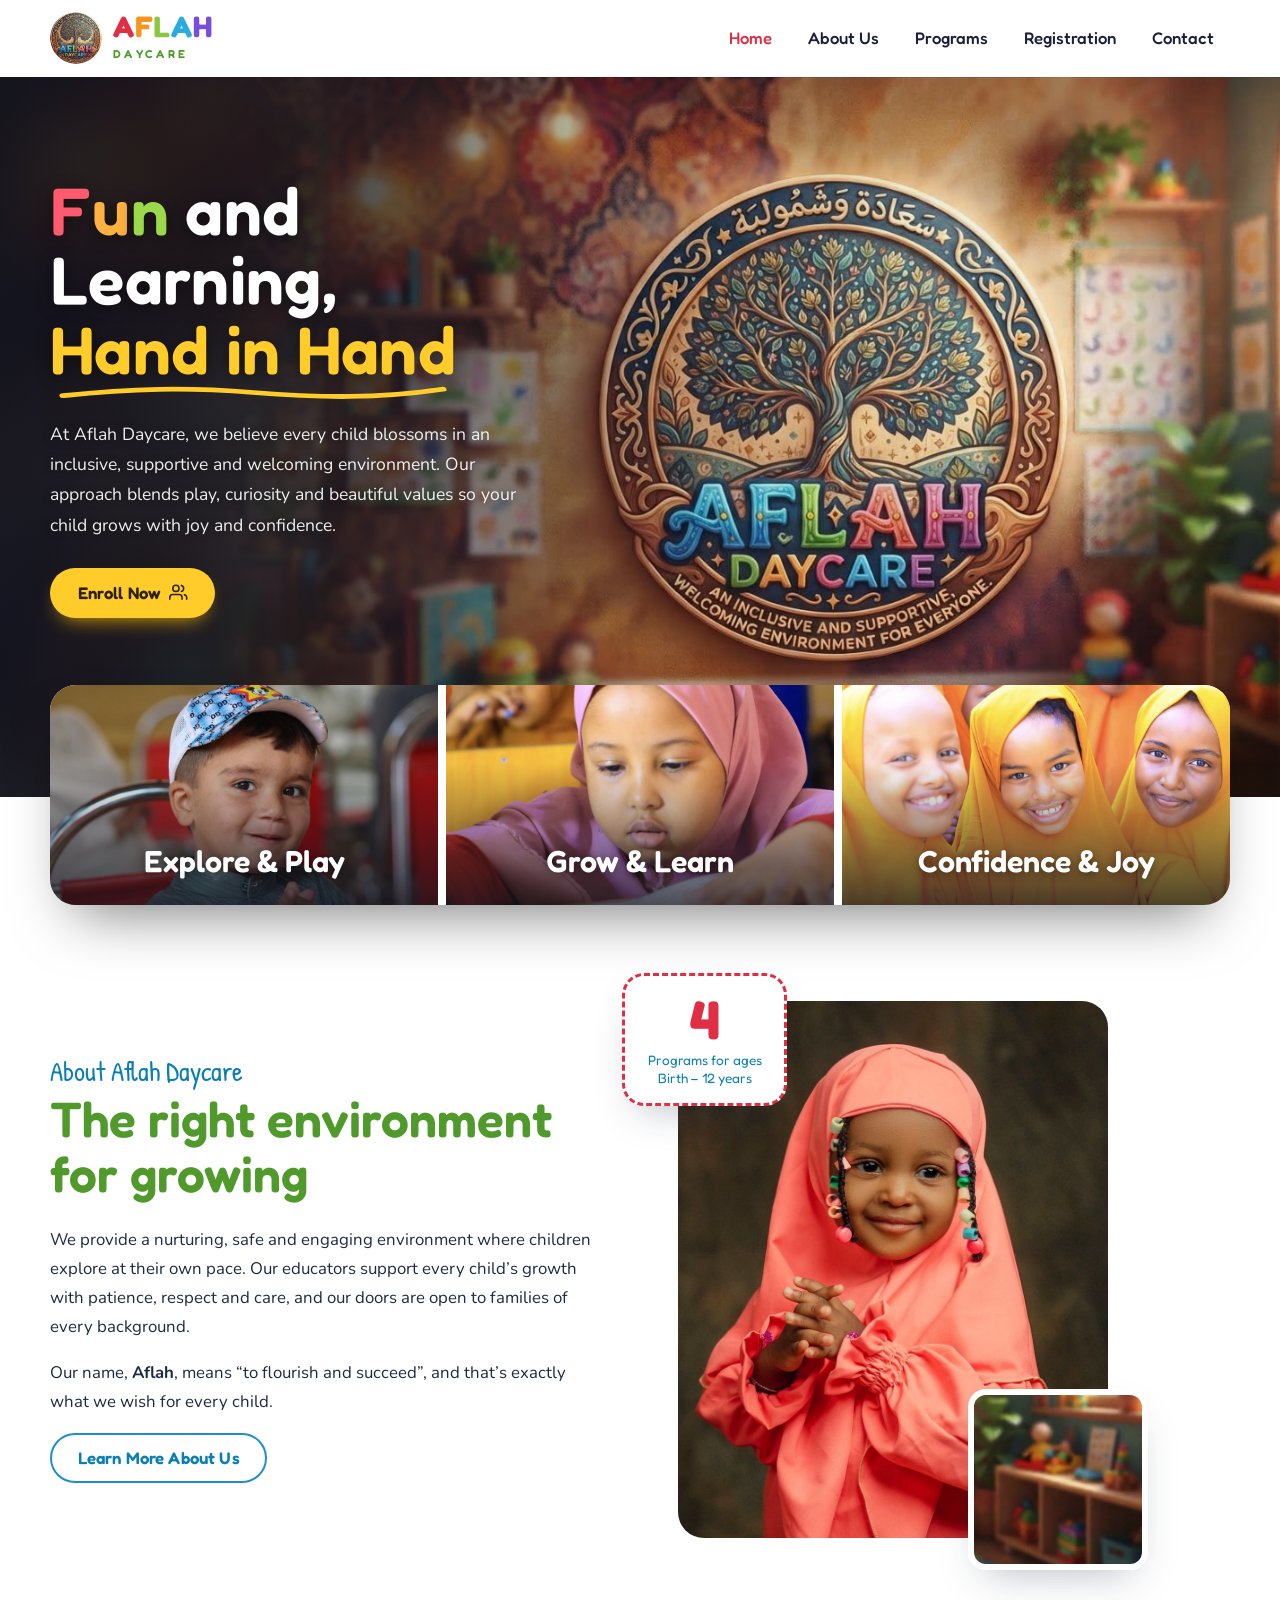
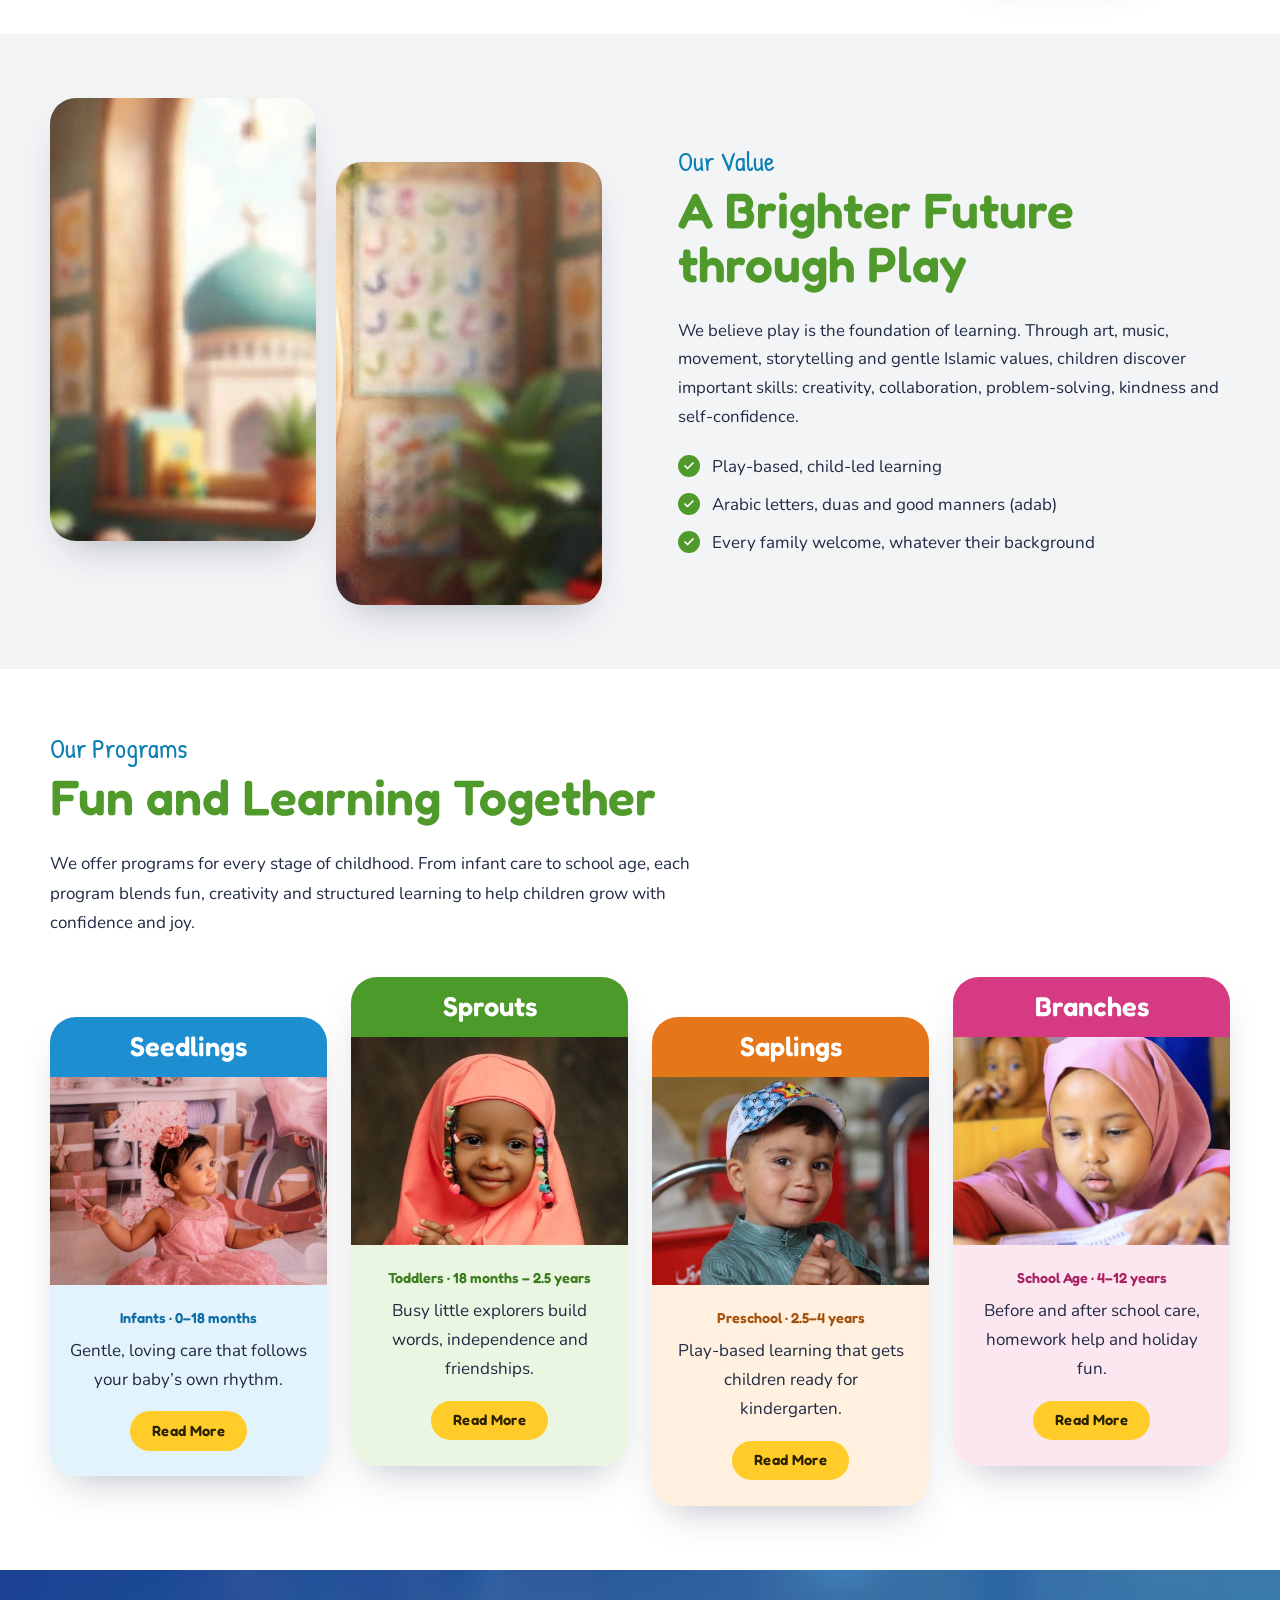
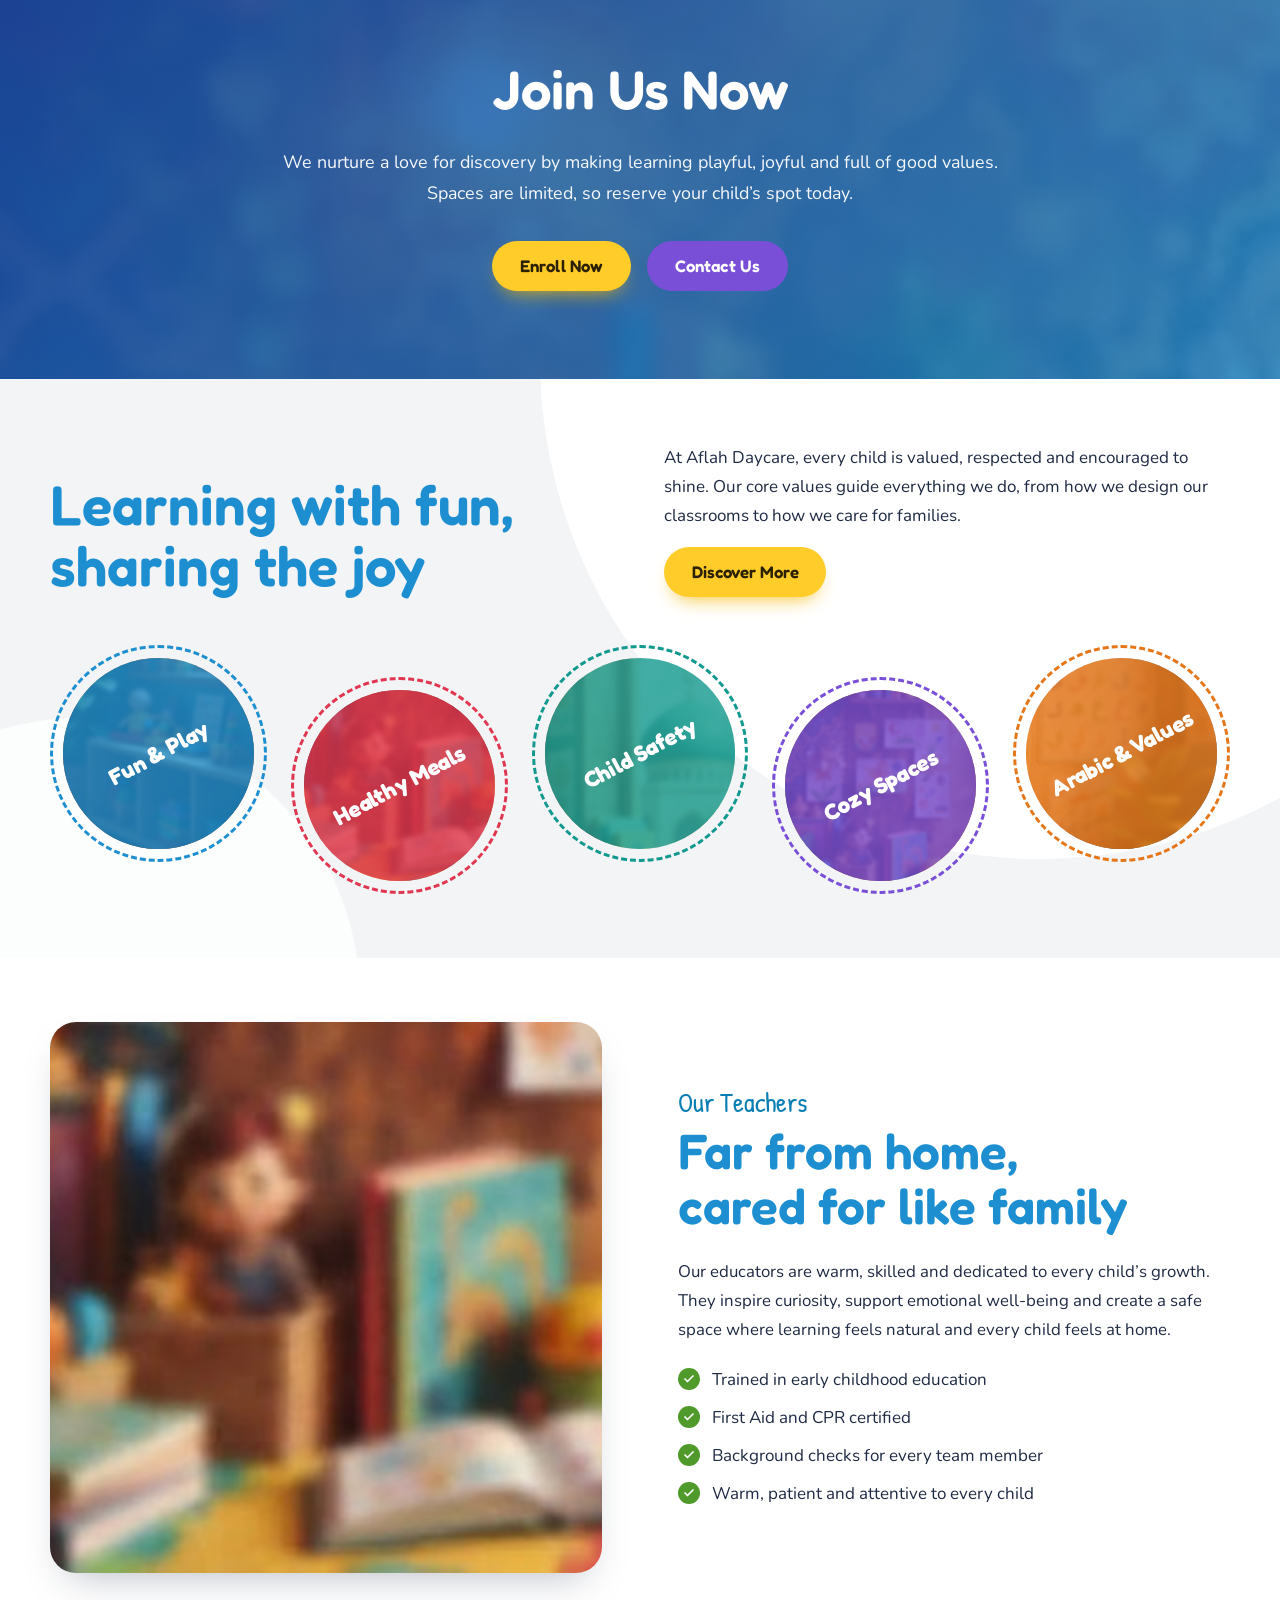
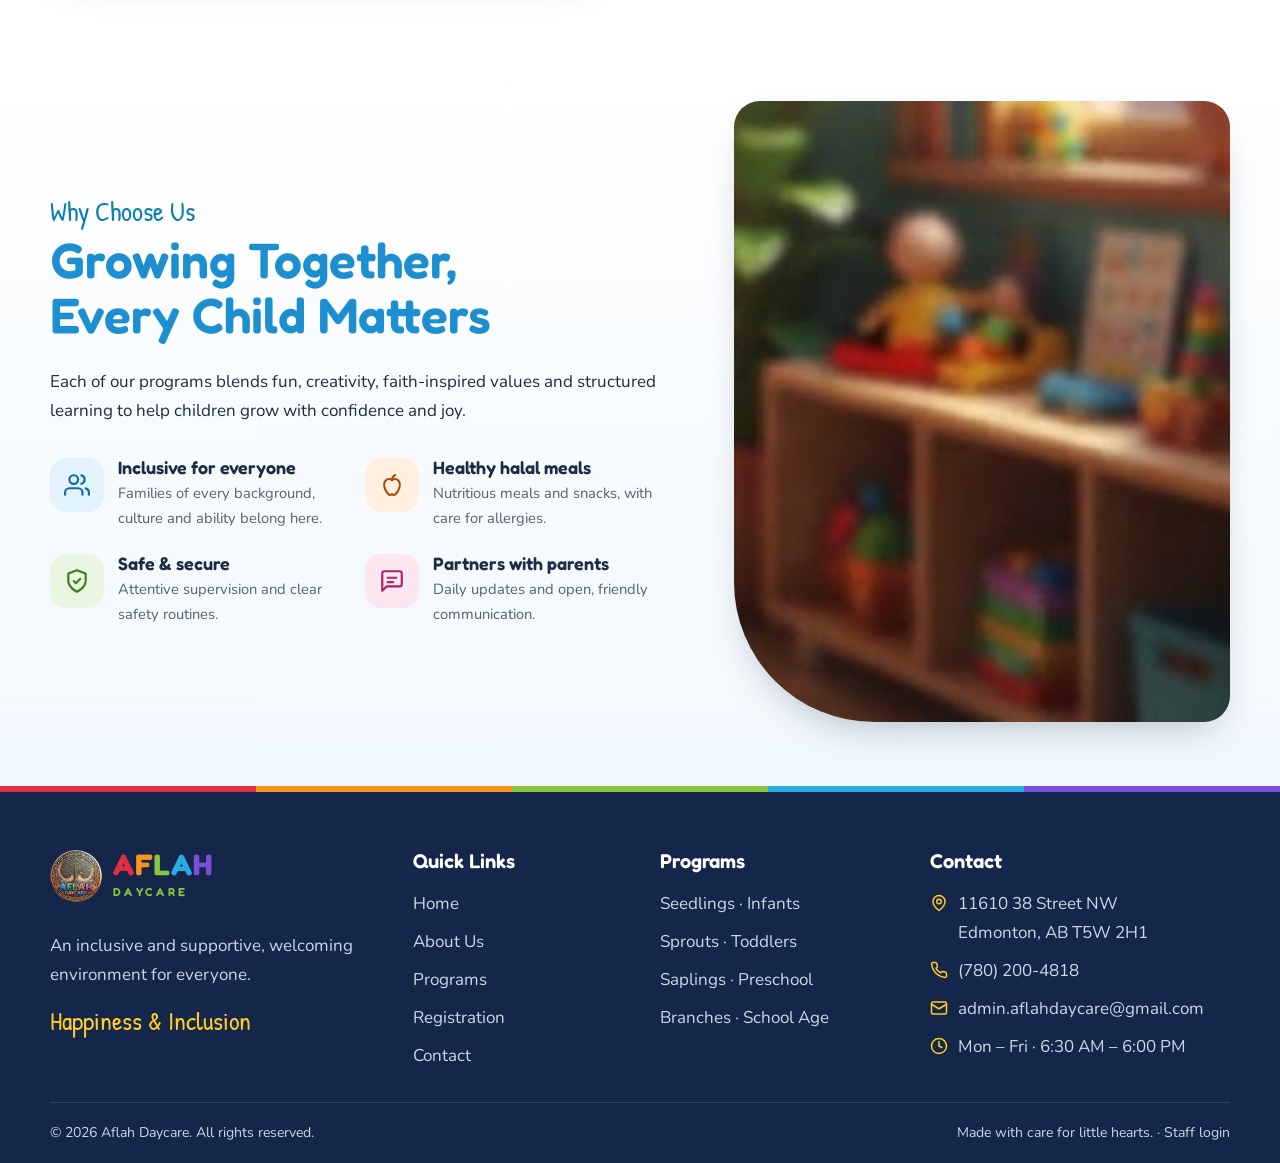
<file: index.html>
<!doctype html>
<html lang="en">
<head>
  <meta charset="utf-8">
  <meta name="viewport" content="width=device-width, initial-scale=1">
  <title>Aflah Daycare — Happiness & Inclusion for Every Child</title>
  <meta name="description" content="Aflah Daycare offers an inclusive, supportive and welcoming environment for everyone: infant, toddler, preschool and school-age programs rooted in play, care and beautiful values.">
  <meta name="theme-color" content="#14264a">
  <meta property="og:type" content="website">
  <meta property="og:site_name" content="Aflah Daycare">
  <meta property="og:title" content="Aflah Daycare — Happiness & Inclusion for Every Child">
  <meta property="og:description" content="Aflah Daycare offers an inclusive, supportive and welcoming environment for everyone: infant, toddler, preschool and school-age programs rooted in play, care and beautiful values.">
  <link rel="icon" type="image/png" href="assets/images/favicon.png">
  <link rel="apple-touch-icon" href="assets/images/apple-touch-icon.png">
  <link rel="preconnect" href="https://fonts.googleapis.com">
  <link rel="preconnect" href="https://fonts.gstatic.com" crossorigin>
  <link rel="stylesheet" href="https://fonts.googleapis.com/css2?family=Fredoka:wght@400..700&family=Nunito:ital,wght@0,400..800;1,400..600&family=Patrick+Hand&display=swap">
  <link rel="stylesheet" href="assets/css/styles.css">
  <script>document.documentElement.classList.add("js");</script>
  <script src="assets/js/main.js" defer></script>
</head>
<body>
  <a class="skip-link" href="#main">Skip to content</a>

  <header class="header">
    <div class="container header__inner">
      <a class="logo" href="index.html" aria-label="Aflah Daycare — home">
          <img class="logo__mark" src="assets/images/aflah-logo.webp" alt="" width="52" height="52">
          <span class="logo__text" aria-hidden="true">
            <span class="logo__name"><span>A</span><span>F</span><span>L</span><span>A</span><span>H</span></span>
            <span class="logo__sub">Daycare</span>
          </span>
        </a>
      <button class="menu-btn" type="button" aria-expanded="false" aria-controls="nav" aria-label="Open menu"><svg class="icon i-menu" viewBox="0 0 24 24" fill="none" stroke="currentColor" stroke-width="2" stroke-linecap="round" stroke-linejoin="round" aria-hidden="true" focusable="false"><path d="M4 6h16M4 12h16M4 18h16"/></svg><svg class="icon i-close" viewBox="0 0 24 24" fill="none" stroke="currentColor" stroke-width="2" stroke-linecap="round" stroke-linejoin="round" aria-hidden="true" focusable="false"><path d="M18 6 6 18M6 6l12 12"/></svg></button>
      <nav class="nav" id="nav" aria-label="Main">
        <a class="nav__link" href="index.html" aria-current="page">Home</a>
        <a class="nav__link" href="about.html">About Us</a>
        <a class="nav__link" href="programs.html">Programs</a>
        <a class="nav__link" href="admissions.html">Registration</a>
        <a class="nav__link" href="contact.html">Contact</a>
      </nav>
    </div>
  </header>

  <main id="main">

    <section class="hero">
      <img class="hero__bg" src="assets/images/aflah-hero.jpg" alt="" width="1408" height="768" fetchpriority="high">
      <div class="container hero__content" data-reveal="up">
        <div class="hero__main">
          <h1><span class="rainbow"><span>F</span><span>u</span><span>n</span></span> and Learning, <span class="hero__accent">Hand in Hand</span></h1>
          <p class="hero__text">At Aflah Daycare, we believe every child blossoms in an inclusive, supportive and welcoming environment. Our approach blends play, curiosity and beautiful values so your child grows with joy and confidence.</p>
          <div class="btn-row">
            <a class="btn btn--primary" href="admissions.html#waitlist">Enroll Now <svg class="icon" viewBox="0 0 24 24" fill="none" stroke="currentColor" stroke-width="2" stroke-linecap="round" stroke-linejoin="round" aria-hidden="true" focusable="false"><path d="M17 21v-2a4 4 0 0 0-4-4H5a4 4 0 0 0-4 4v2"/><circle cx="9" cy="7" r="4"/><path d="M23 21v-2a4 4 0 0 0-3-3.87"/><path d="M16 3.13a4 4 0 0 1 0 7.75"/></svg></a>
          </div>
        </div>
        <ul class="hero__facts">
          <li class="c-green"><span class="hero__fact-icon" aria-hidden="true"><svg class="icon" viewBox="0 0 24 24" fill="none" stroke="currentColor" stroke-width="2" stroke-linecap="round" stroke-linejoin="round" aria-hidden="true" focusable="false"><path d="M7 20h10"/><path d="M12 20v-8"/><path d="M12 12c0-4 3-7 8-7 0 4-3 7-8 7z"/><path d="M12 12C12 8.5 9.5 6 5 6c0 3.5 2.5 6 7 6z"/></svg></span><span><strong>Birth – 12 years</strong>Four caring programs</span></li>
          <li class="c-blue"><span class="hero__fact-icon" aria-hidden="true"><svg class="icon" viewBox="0 0 24 24" fill="none" stroke="currentColor" stroke-width="2" stroke-linecap="round" stroke-linejoin="round" aria-hidden="true" focusable="false"><circle cx="12" cy="12" r="10"/><path d="M12 6v6l4 2"/></svg></span><span><strong>Monday – Friday</strong>6:30 AM – 6:00 PM</span></li>
          <li class="c-orange"><span class="hero__fact-icon" aria-hidden="true"><svg class="icon" viewBox="0 0 24 24" fill="none" stroke="currentColor" stroke-width="2" stroke-linecap="round" stroke-linejoin="round" aria-hidden="true" focusable="false"><path d="M12 7.5c-1.6-1.1-4.2-1.3-5.8.3-2 2-1.8 6 .1 9.4 1.2 2.2 2.9 4.4 4.6 3.8.6-.2.7-.4 1.1-.4s.5.2 1.1.4c1.7.6 3.4-1.6 4.6-3.8 1.9-3.4 2.1-7.4.1-9.4-1.6-1.6-4.2-1.4-5.8-.3z"/><path d="M12 7.5c0-2 .8-3.6 2.8-4.5"/></svg></span><span><strong>Healthy halal meals</strong>Breakfast, lunch &amp; snacks</span></li>
        </ul>
        <div class="hero__confetti" aria-hidden="true"><span></span><span></span><span></span><span></span><span></span><span></span></div>
      </div>
    </section>

    <section class="highlights" aria-label="Highlights">
      <div class="container highlights__grid">
        <a class="highlight" href="programs.html" data-reveal="up"><img src="assets/images/boy-cap-wide.jpg" alt="" width="960" height="600"><span class="highlight__title">Explore &amp; Play</span></a>
        <a class="highlight" href="programs.html" data-reveal="up" style="--delay: 0.12s"><img src="assets/images/girl-writing-wide.jpg" alt="" width="960" height="600"><span class="highlight__title">Grow &amp; Learn</span></a>
        <a class="highlight" href="about.html" data-reveal="up" style="--delay: 0.24s"><img src="assets/images/girls-smiling-wide.jpg" alt="" width="1100" height="688"><span class="highlight__title">Confidence &amp; Joy</span></a>
      </div>
    </section>

    <section class="section" id="about">
      <div class="container split">
        <div class="split__text" data-reveal="left">
          <p class="label">About Aflah Daycare</p>
          <h2>The right environment for growing</h2>
          <p>We provide a nurturing, safe and engaging environment where children explore at their own pace. Our educators support every child’s growth with patience, respect and care, and our doors are open to families of every background.</p>
          <p>Our name, <strong>Aflah</strong>, means “to flourish and succeed”, and that’s exactly what we wish for every child.</p>
          <a class="btn btn--outline" href="about.html">Learn More About Us</a>
        </div>
        <div class="split__media" data-reveal="right">
          <div class="photo-stack">
            <img class="photo-stack__main" src="assets/images/girl-coral-4x5.jpg" alt="A smiling little girl in a coral dress and hijab" width="880" height="1100" loading="lazy" decoding="async">
            <div class="badge">
              <span class="badge__num" data-count="4">4</span>
              <span class="badge__label">Programs for ages<br>Birth – 12 years</span>
            </div>
            <img class="photo-stack__small" src="assets/images/toys.jpg" alt="" width="400" height="424" loading="lazy" decoding="async">
          </div>
        </div>
      </div>
    </section>

    <section class="section section--grey">
      <div class="container split split--reverse">
        <div class="split__text" data-reveal="right">
          <p class="label">Our Value</p>
          <h2>A Brighter Future through Play</h2>
          <p>We believe play is the foundation of learning. Through art, music, movement, storytelling and gentle Islamic values, children discover important skills: creativity, collaboration, problem-solving, kindness and self-confidence.</p>
          <ul class="ticks">
            <li>Play-based, child-led learning</li>
            <li>Arabic letters, duas and good manners (adab)</li>
            <li>Every family welcome, whatever their background</li>
          </ul>
        </div>
        <div class="split__media duo" data-reveal="left">
          <img src="assets/images/window.jpg" alt="An arched classroom window looking out on a mosque dome" width="400" height="868" loading="lazy" decoding="async">
          <img src="assets/images/letters.jpg" alt="An Arabic alphabet poster on the classroom wall" width="400" height="817" loading="lazy" decoding="async">
        </div>
      </div>
    </section>

    <section class="section" id="programs">
      <div class="container">
        <div class="section-head" data-reveal="up">
          <p class="label">Our Programs</p>
          <h2>Fun and Learning Together</h2>
          <p>We offer programs for every stage of childhood. From infant care to school age, each program blends fun, creativity and structured learning to help children grow with confidence and joy.</p>
        </div>
        <div class="classes__grid">
          <article class="class-card c-blue" data-reveal="up" style="--delay: 0s">
            <h3 class="class-card__title">Seedlings</h3>
            <img class="class-card__img" src="assets/images/baby-pink-4x3.jpg" alt="" width="400" height="300" loading="lazy" decoding="async">
            <div class="class-card__body">
              <p class="class-card__age">Infants · 0–18 months</p>
              <p>Gentle, loving care that follows your baby’s own rhythm.</p>
              <a class="btn btn--small" href="programs.html#seedlings">Read More<span class="visually-hidden"> about Seedlings</span></a>
            </div>
          </article>
          <article class="class-card c-green" data-reveal="up" style="--delay: 0.1s">
            <h3 class="class-card__title">Sprouts</h3>
            <img class="class-card__img" src="assets/images/girl-coral-4x3.jpg" alt="" width="400" height="300" loading="lazy" decoding="async">
            <div class="class-card__body">
              <p class="class-card__age">Toddlers · 18 months – 2.5 years</p>
              <p>Busy little explorers build words, independence and friendships.</p>
              <a class="btn btn--small" href="programs.html#sprouts">Read More<span class="visually-hidden"> about Sprouts</span></a>
            </div>
          </article>
          <article class="class-card c-orange" data-reveal="up" style="--delay: 0.2s">
            <h3 class="class-card__title">Saplings</h3>
            <img class="class-card__img" src="assets/images/boy-cap-4x3.jpg" alt="" width="400" height="300" loading="lazy" decoding="async">
            <div class="class-card__body">
              <p class="class-card__age">Preschool · 2.5–4 years</p>
              <p>Play-based learning that gets children ready for kindergarten.</p>
              <a class="btn btn--small" href="programs.html#saplings">Read More<span class="visually-hidden"> about Saplings</span></a>
            </div>
          </article>
          <article class="class-card c-pink" data-reveal="up" style="--delay: 0.30000000000000004s">
            <h3 class="class-card__title">Branches</h3>
            <img class="class-card__img" src="assets/images/girl-writing-4x3.jpg" alt="" width="400" height="300" loading="lazy" decoding="async">
            <div class="class-card__body">
              <p class="class-card__age">School Age · 4–12 years</p>
              <p>Before and after school care, homework help and holiday fun.</p>
              <a class="btn btn--small" href="programs.html#branches">Read More<span class="visually-hidden"> about Branches</span></a>
            </div>
          </article>
        </div>
      </div>
    </section>

    <section class="join" id="join">
      <img class="join__bg" src="assets/images/lamps.jpg" alt="" width="460" height="345" loading="lazy" decoding="async">
      <div class="container">
        <div class="join__content" data-reveal="zoom">
          <h2>Join Us Now</h2>
          <p>We nurture a love for discovery by making learning playful, joyful and full of good values. Spaces are limited, so reserve your child’s spot today.</p>
          <div class="btn-row">
            <a class="btn btn--primary" href="admissions.html#waitlist">Enroll Now</a>
            <a class="btn btn--secondary" href="contact.html">Contact Us</a>
          </div>
        </div>
      </div>
    </section>

    <section class="joy section">
      <div class="container">
        <div class="joy__head">
          <h2 data-reveal="left">Learning with fun, sharing the joy</h2>
          <div data-reveal="right">
            <p>At Aflah Daycare, every child is valued, respected and encouraged to shine. Our core values guide everything we do, from how we design our classrooms to how we care for families.</p>
            <a class="btn btn--primary" href="about.html#values">Discover More</a>
          </div>
        </div>
        <div class="joy__circles">
          <div class="bubble c-blue" data-reveal="zoom" style="--delay: 0s">
            <div class="bubble__ring"><div class="bubble__inner"><img src="assets/images/toys.jpg" alt="" width="400" height="400" loading="lazy" decoding="async"><span class="bubble__text">Fun &amp; Play</span></div></div>
          </div>
          <div class="bubble c-red" data-reveal="zoom" style="--delay: 0.1s">
            <div class="bubble__ring"><div class="bubble__inner"><img src="assets/images/books.jpg" alt="" width="400" height="400" loading="lazy" decoding="async"><span class="bubble__text">Healthy Meals</span></div></div>
          </div>
          <div class="bubble c-teal" data-reveal="zoom" style="--delay: 0.2s">
            <div class="bubble__ring"><div class="bubble__inner"><img src="assets/images/window.jpg" alt="" width="400" height="400" loading="lazy" decoding="async"><span class="bubble__text">Child Safety</span></div></div>
          </div>
          <div class="bubble c-purple" data-reveal="zoom" style="--delay: 0.30000000000000004s">
            <div class="bubble__ring"><div class="bubble__inner"><img src="assets/images/shelf.jpg" alt="" width="400" height="400" loading="lazy" decoding="async"><span class="bubble__text">Cozy Spaces</span></div></div>
          </div>
          <div class="bubble c-orange" data-reveal="zoom" style="--delay: 0.4s">
            <div class="bubble__ring"><div class="bubble__inner"><img src="assets/images/letters.jpg" alt="" width="400" height="400" loading="lazy" decoding="async"><span class="bubble__text">Arabic &amp; Values</span></div></div>
          </div>
        </div>
      </div>
    </section>

    <section class="teachers section">
      <div class="container split">
        <div class="split__media" data-reveal="left">
          <img class="rounded-photo" src="assets/images/books.jpg" alt="Picture books and toys in the reading corner" width="460" height="293" loading="lazy" decoding="async">
        </div>
        <div class="split__text" data-reveal="right">
          <p class="label">Our Teachers</p>
          <h2>Far from home, cared for like family</h2>
          <p>Our educators are warm, skilled and dedicated to every child’s growth. They inspire curiosity, support emotional well-being and create a safe space where learning feels natural and every child feels at home.</p>
          <ul class="ticks">
            <li>Trained in early childhood education</li>
            <li>First Aid and CPR certified</li>
            <li>Background checks for every team member</li>
            <li>Warm, patient and attentive to every child</li>
          </ul>
        </div>
      </div>
    </section>

    <section class="why section">
      <div class="container why__grid">
        <div data-reveal="left">
          <p class="label">Why Choose Us</p>
          <h2>Growing Together, Every Child Matters</h2>
          <p>Each of our programs blends fun, creativity, faith-inspired values and structured learning to help children grow with confidence and joy.</p>
          <div class="icon-list">
            <div class="icon-list__item c-blue">
              <span class="icon-circle" aria-hidden="true"><svg class="icon" viewBox="0 0 24 24" fill="none" stroke="currentColor" stroke-width="2" stroke-linecap="round" stroke-linejoin="round" aria-hidden="true" focusable="false"><path d="M17 21v-2a4 4 0 0 0-4-4H5a4 4 0 0 0-4 4v2"/><circle cx="9" cy="7" r="4"/><path d="M23 21v-2a4 4 0 0 0-3-3.87"/><path d="M16 3.13a4 4 0 0 1 0 7.75"/></svg></span>
              <div><h3>Inclusive for everyone</h3><p>Families of every background, culture and ability belong here.</p></div>
            </div>
            <div class="icon-list__item c-orange">
              <span class="icon-circle" aria-hidden="true"><svg class="icon" viewBox="0 0 24 24" fill="none" stroke="currentColor" stroke-width="2" stroke-linecap="round" stroke-linejoin="round" aria-hidden="true" focusable="false"><path d="M12 7.5c-1.6-1.1-4.2-1.3-5.8.3-2 2-1.8 6 .1 9.4 1.2 2.2 2.9 4.4 4.6 3.8.6-.2.7-.4 1.1-.4s.5.2 1.1.4c1.7.6 3.4-1.6 4.6-3.8 1.9-3.4 2.1-7.4.1-9.4-1.6-1.6-4.2-1.4-5.8-.3z"/><path d="M12 7.5c0-2 .8-3.6 2.8-4.5"/></svg></span>
              <div><h3>Healthy halal meals</h3><p>Nutritious meals and snacks, with care for allergies.</p></div>
            </div>
            <div class="icon-list__item c-green">
              <span class="icon-circle" aria-hidden="true"><svg class="icon" viewBox="0 0 24 24" fill="none" stroke="currentColor" stroke-width="2" stroke-linecap="round" stroke-linejoin="round" aria-hidden="true" focusable="false"><path d="M12 22s8-4 8-10V5l-8-3-8 3v7c0 6 8 10 8 10z"/><path d="m9 12 2 2 4-4"/></svg></span>
              <div><h3>Safe &amp; secure</h3><p>Attentive supervision and clear safety routines.</p></div>
            </div>
            <div class="icon-list__item c-pink">
              <span class="icon-circle" aria-hidden="true"><svg class="icon" viewBox="0 0 24 24" fill="none" stroke="currentColor" stroke-width="2" stroke-linecap="round" stroke-linejoin="round" aria-hidden="true" focusable="false"><path d="M21 15a2 2 0 0 1-2 2H7l-4 4V5a2 2 0 0 1 2-2h14a2 2 0 0 1 2 2z"/><path d="M8 9h8M8 13h5"/></svg></span>
              <div><h3>Partners with parents</h3><p>Daily updates and open, friendly communication.</p></div>
            </div>
          </div>
        </div>
        <div class="why__media" data-reveal="right">
          <img src="assets/images/toys.jpg" alt="Wooden shelves filled with colourful toys" width="400" height="424" loading="lazy" decoding="async">
        </div>
      </div>
    </section>
  </main>

  <footer class="footer">
    <div class="container footer__grid">
      <div class="footer__brand">
        <a class="logo" href="index.html" aria-label="Aflah Daycare — home">
          <img class="logo__mark" src="assets/images/aflah-logo.webp" alt="" width="52" height="52">
          <span class="logo__text" aria-hidden="true">
            <span class="logo__name"><span>A</span><span>F</span><span>L</span><span>A</span><span>H</span></span>
            <span class="logo__sub">Daycare</span>
          </span>
        </a>
        <p>An inclusive and supportive, welcoming environment for everyone.</p>
        <p class="footer__tagline">Happiness &amp; Inclusion</p>
      </div>
      <div>
        <h2>Quick Links</h2>
        <ul>
          <li><a href="index.html">Home</a></li>
          <li><a href="about.html">About Us</a></li>
          <li><a href="programs.html">Programs</a></li>
          <li><a href="admissions.html">Registration</a></li>
          <li><a href="contact.html">Contact</a></li>
        </ul>
      </div>
      <div>
        <h2>Programs</h2>
        <ul>
          <li><a href="programs.html#seedlings">Seedlings · Infants</a></li>
          <li><a href="programs.html#sprouts">Sprouts · Toddlers</a></li>
          <li><a href="programs.html#saplings">Saplings · Preschool</a></li>
          <li><a href="programs.html#branches">Branches · School Age</a></li>
        </ul>
      </div>
      <div>
        <h2>Contact</h2>
        <ul class="footer__contact">
          <li><svg class="icon" viewBox="0 0 24 24" fill="none" stroke="currentColor" stroke-width="2" stroke-linecap="round" stroke-linejoin="round" aria-hidden="true" focusable="false"><path d="M20 10c0 6-8 12-8 12s-8-6-8-12a8 8 0 0 1 16 0z"/><circle cx="12" cy="10" r="3"/></svg><a href="https://www.google.com/maps/search/?api=1&query=11610%2038%20Street%20NW%2C%20Edmonton%2C%20AB%20T5W%202H1" target="_blank" rel="noopener">11610 38 Street NW<br>Edmonton, AB T5W&nbsp;2H1</a></li>
          <li><svg class="icon" viewBox="0 0 24 24" fill="none" stroke="currentColor" stroke-width="2" stroke-linecap="round" stroke-linejoin="round" aria-hidden="true" focusable="false"><path d="M22 16.9v3a2 2 0 0 1-2.2 2 19.8 19.8 0 0 1-8.6-3.1 19.5 19.5 0 0 1-6-6A19.8 19.8 0 0 1 2.1 4.2 2 2 0 0 1 4.1 2h3a2 2 0 0 1 2 1.7c.1.9.4 1.8.7 2.7a2 2 0 0 1-.5 2.1L8 9.8a16 16 0 0 0 6 6l1.3-1.3a2 2 0 0 1 2.1-.4c.9.3 1.8.6 2.7.7a2 2 0 0 1 1.7 2z"/></svg><a href="tel:+17802004818">(780) 200-4818</a></li>
          <li><svg class="icon" viewBox="0 0 24 24" fill="none" stroke="currentColor" stroke-width="2" stroke-linecap="round" stroke-linejoin="round" aria-hidden="true" focusable="false"><rect x="2" y="4" width="20" height="16" rx="2"/><path d="m22 7-10 6L2 7"/></svg><a href="mailto:admin.aflahdaycare@gmail.com">admin.aflahdaycare@<wbr>gmail.com</a></li>
          <li><svg class="icon" viewBox="0 0 24 24" fill="none" stroke="currentColor" stroke-width="2" stroke-linecap="round" stroke-linejoin="round" aria-hidden="true" focusable="false"><circle cx="12" cy="12" r="10"/><path d="M12 6v6l4 2"/></svg><span>Mon – Fri · 6:30 AM – 6:00 PM</span></li>
        </ul>
      </div>
    </div>
    <div class="container footer__bottom">
      <p>© <span data-year>2026</span> Aflah Daycare. All rights reserved.</p>
      <p>Made with care for little hearts. · <a href="staff/">Staff login</a></p>
    </div>
  </footer>
</body>
</html>
</file>
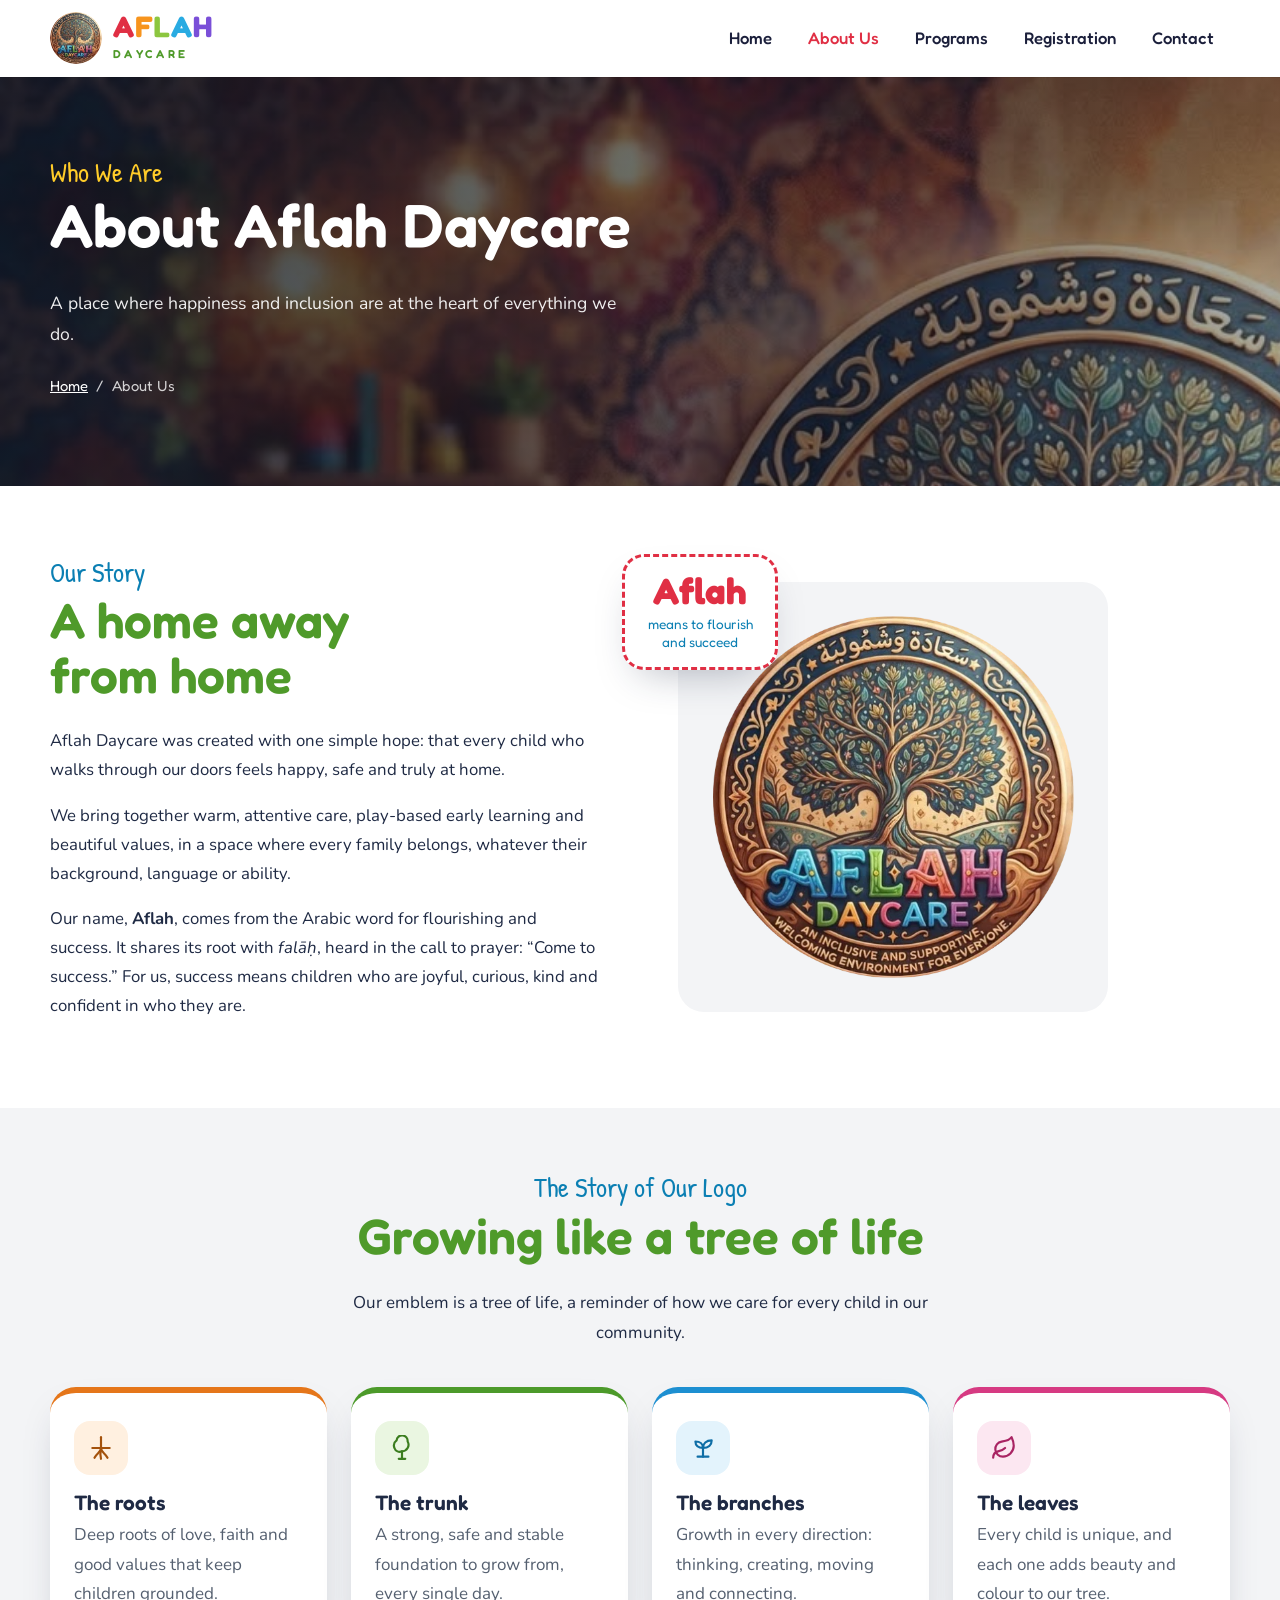
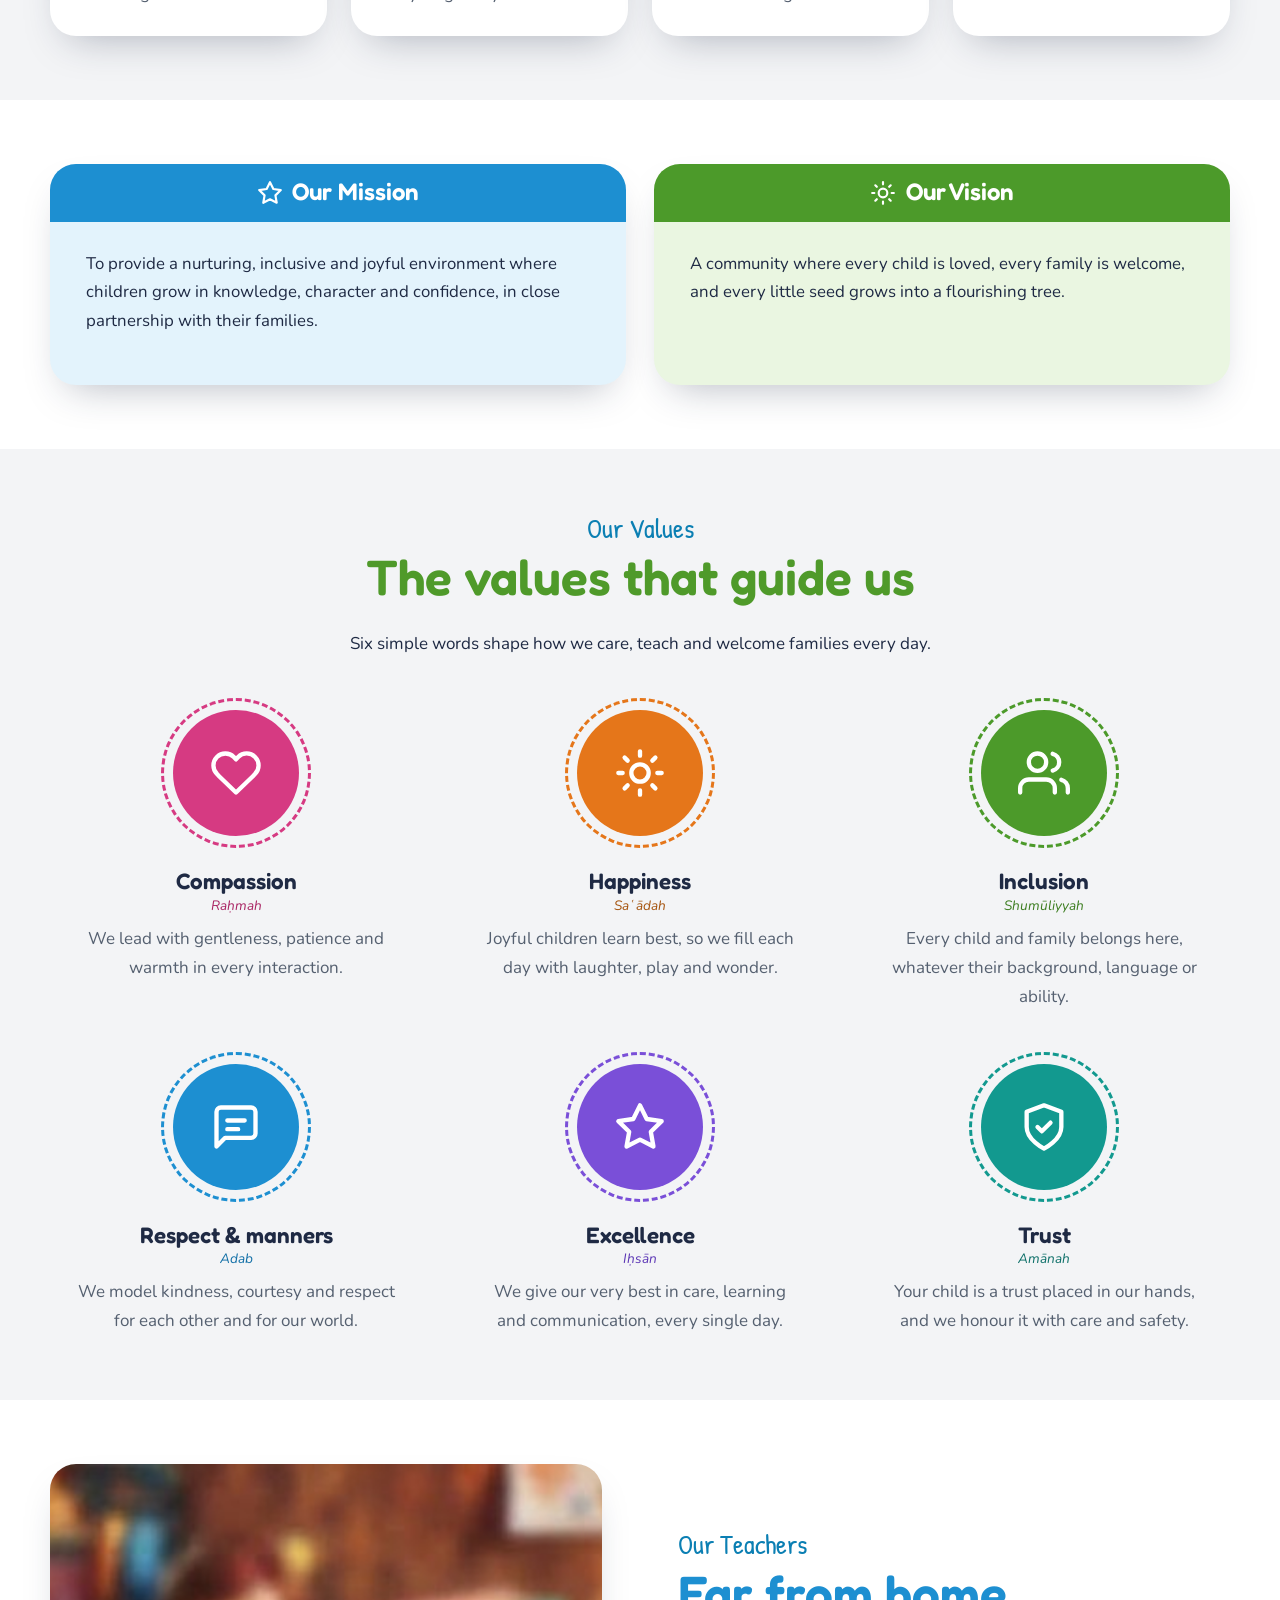
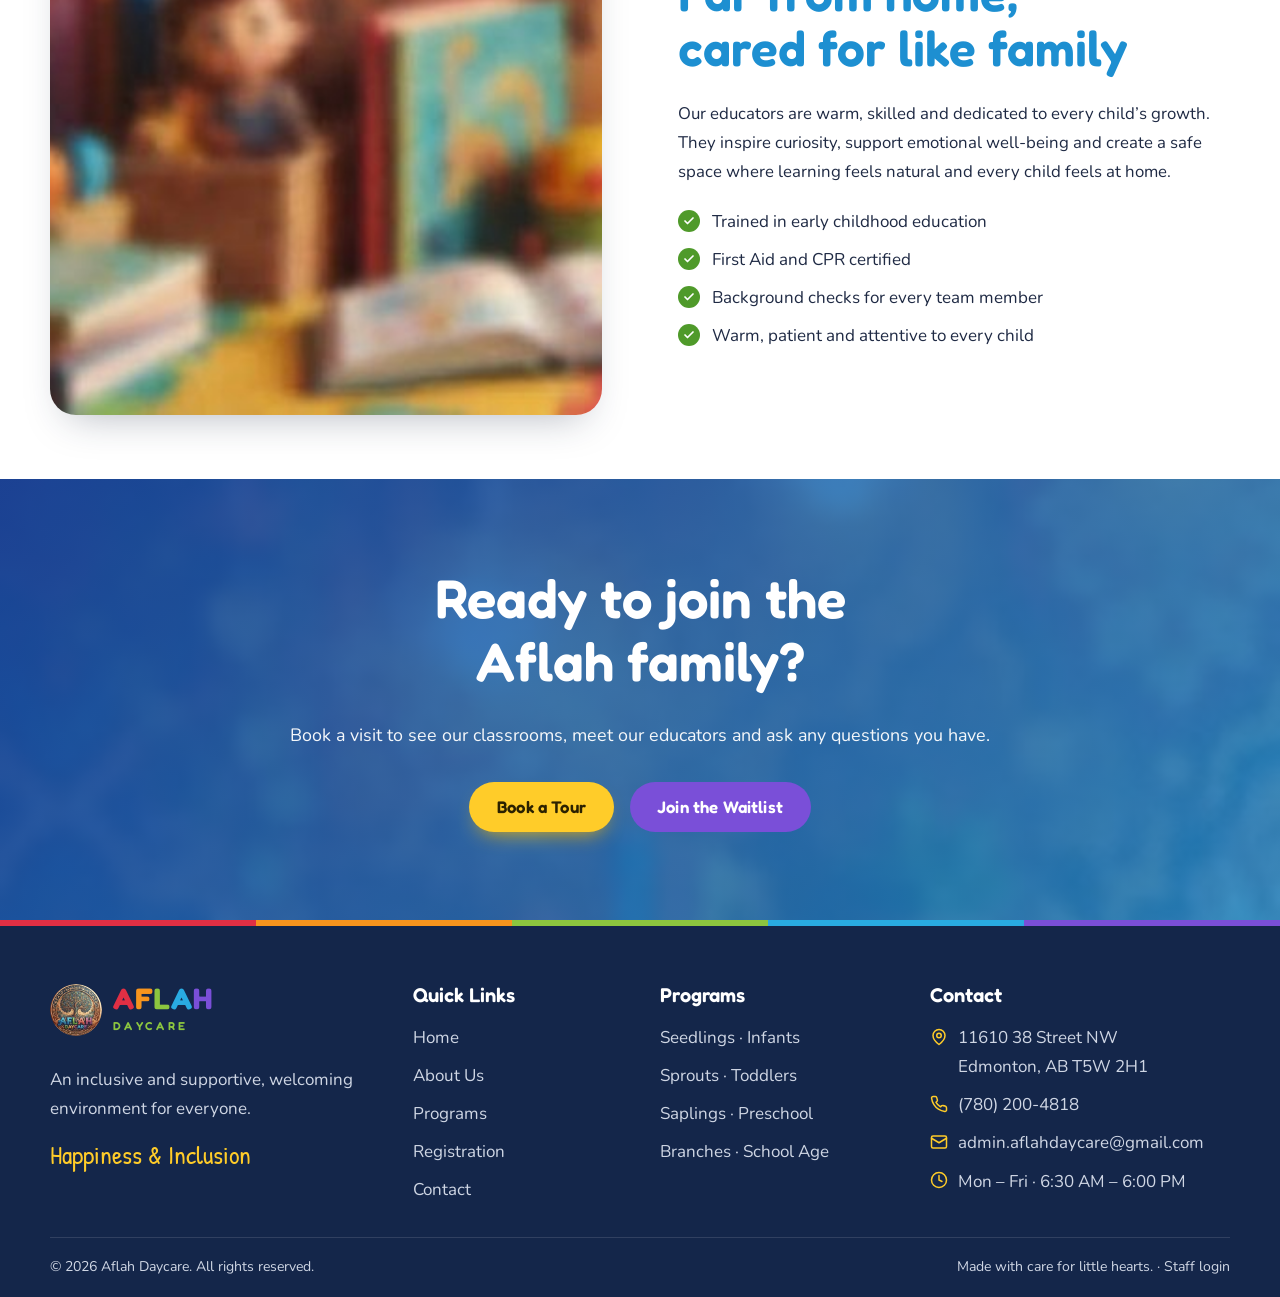
<file: about.html>
<!doctype html>
<html lang="en">
<head>
  <meta charset="utf-8">
  <meta name="viewport" content="width=device-width, initial-scale=1">
  <title>About Us — Aflah Daycare</title>
  <meta name="description" content="Learn about Aflah Daycare: our story, our mission, our values of happiness and inclusion, and the caring educators who help every child flourish.">
  <meta name="theme-color" content="#14264a">
  <meta property="og:type" content="website">
  <meta property="og:site_name" content="Aflah Daycare">
  <meta property="og:title" content="About Us — Aflah Daycare">
  <meta property="og:description" content="Learn about Aflah Daycare: our story, our mission, our values of happiness and inclusion, and the caring educators who help every child flourish.">
  <link rel="icon" type="image/png" href="assets/images/favicon.png">
  <link rel="apple-touch-icon" href="assets/images/apple-touch-icon.png">
  <link rel="preconnect" href="https://fonts.googleapis.com">
  <link rel="preconnect" href="https://fonts.gstatic.com" crossorigin>
  <link rel="stylesheet" href="https://fonts.googleapis.com/css2?family=Fredoka:wght@400..700&family=Nunito:ital,wght@0,400..800;1,400..600&family=Patrick+Hand&display=swap">
  <link rel="stylesheet" href="assets/css/styles.css">
  <script>document.documentElement.classList.add("js");</script>
  <script src="assets/js/main.js" defer></script>
</head>
<body>
  <a class="skip-link" href="#main">Skip to content</a>

  <header class="header">
    <div class="container header__inner">
      <a class="logo" href="index.html" aria-label="Aflah Daycare — home">
          <img class="logo__mark" src="assets/images/aflah-logo.webp" alt="" width="52" height="52">
          <span class="logo__text" aria-hidden="true">
            <span class="logo__name"><span>A</span><span>F</span><span>L</span><span>A</span><span>H</span></span>
            <span class="logo__sub">Daycare</span>
          </span>
        </a>
      <button class="menu-btn" type="button" aria-expanded="false" aria-controls="nav" aria-label="Open menu"><svg class="icon i-menu" viewBox="0 0 24 24" fill="none" stroke="currentColor" stroke-width="2" stroke-linecap="round" stroke-linejoin="round" aria-hidden="true" focusable="false"><path d="M4 6h16M4 12h16M4 18h16"/></svg><svg class="icon i-close" viewBox="0 0 24 24" fill="none" stroke="currentColor" stroke-width="2" stroke-linecap="round" stroke-linejoin="round" aria-hidden="true" focusable="false"><path d="M18 6 6 18M6 6l12 12"/></svg></button>
      <nav class="nav" id="nav" aria-label="Main">
        <a class="nav__link" href="index.html">Home</a>
        <a class="nav__link" href="about.html" aria-current="page">About Us</a>
        <a class="nav__link" href="programs.html">Programs</a>
        <a class="nav__link" href="admissions.html">Registration</a>
        <a class="nav__link" href="contact.html">Contact</a>
      </nav>
    </div>
  </header>

  <main id="main">

    <section class="page-hero page-hero--about">
      <img class="page-hero__bg" src="assets/images/aflah-hero.jpg" alt="" width="1408" height="768">
      <div class="container page-hero__content" data-reveal="up">
        <p class="page-hero__label">Who We Are</p>
        <h1>About Aflah Daycare</h1>
        <p>A place where happiness and inclusion are at the heart of everything we do.</p>
        <nav class="breadcrumb" aria-label="Breadcrumb"><a href="index.html">Home</a><span aria-hidden="true">/</span><span aria-current="page">About Us</span></nav>
      </div>
    </section>

    <section class="section">
      <div class="container split">
        <div class="split__text" data-reveal="left">
          <p class="label">Our Story</p>
          <h2>A home away from home</h2>
          <p>Aflah Daycare was created with one simple hope: that every child who walks through our doors feels happy, safe and truly at home.</p>
          <p>We bring together warm, attentive care, play-based early learning and beautiful values, in a space where every family belongs, whatever their background, language or ability.</p>
          <p>Our name, <strong>Aflah</strong>, comes from the Arabic word for flourishing and success. It shares its root with <em>falāḥ</em>, heard in the call to prayer: “Come to success.” For us, success means children who are joyful, curious, kind and confident in who they are.</p>
        </div>
        <div class="split__media" data-reveal="right">
          <div class="photo-stack">
            <img class="photo-stack__main photo-stack__main--emblem" src="assets/images/aflah-emblem.webp" alt="The Aflah Daycare emblem: a tree of life inside a gold and navy ring" width="540" height="540" loading="lazy" decoding="async">
            <div class="badge">
              <span class="badge__num badge__num--text">Aflah</span>
              <span class="badge__label">means to flourish<br>and succeed</span>
            </div>
          </div>
        </div>
      </div>
    </section>

    <section class="section section--grey">
      <div class="container">
        <div class="section-head section-head--center" data-reveal="up">
          <p class="label">The Story of Our Logo</p>
          <h2>Growing like a tree of life</h2>
          <p>Our emblem is a tree of life, a reminder of how we care for every child in our community.</p>
        </div>
        <div class="feature-grid">
          <article class="feature-card c-orange" data-reveal="up" style="--delay: 0s"><span class="icon-circle" aria-hidden="true"><svg class="icon" viewBox="0 0 24 24" fill="none" stroke="currentColor" stroke-width="2" stroke-linecap="round" stroke-linejoin="round" aria-hidden="true" focusable="false"><path d="M12 2v10"/><path d="M12 12c0 4-4 5-6 9"/><path d="M12 12c0 4 4 5 6 9"/><path d="M12 14c-1 3-1 5 0 8"/><path d="M4 12h16"/></svg></span><h3>The roots</h3><p>Deep roots of love, faith and good values that keep children grounded.</p></article>
          <article class="feature-card c-green" data-reveal="up" style="--delay: 0.1s"><span class="icon-circle" aria-hidden="true"><svg class="icon" viewBox="0 0 24 24" fill="none" stroke="currentColor" stroke-width="2" stroke-linecap="round" stroke-linejoin="round" aria-hidden="true" focusable="false"><path d="M12 22v-7"/><path d="M9 22h6"/><path d="M12 15a6 6 0 0 0 5.2-9A5 5 0 0 0 7 5a6 6 0 0 0-2 7 5 5 0 0 0 7 3z"/></svg></span><h3>The trunk</h3><p>A strong, safe and stable foundation to grow from, every single day.</p></article>
          <article class="feature-card c-blue" data-reveal="up" style="--delay: 0.2s"><span class="icon-circle" aria-hidden="true"><svg class="icon" viewBox="0 0 24 24" fill="none" stroke="currentColor" stroke-width="2" stroke-linecap="round" stroke-linejoin="round" aria-hidden="true" focusable="false"><path d="M7 20h10"/><path d="M12 20v-8"/><path d="M12 12c0-4 3-7 8-7 0 4-3 7-8 7z"/><path d="M12 12C12 8.5 9.5 6 5 6c0 3.5 2.5 6 7 6z"/></svg></span><h3>The branches</h3><p>Growth in every direction: thinking, creating, moving and connecting.</p></article>
          <article class="feature-card c-pink" data-reveal="up" style="--delay: 0.30000000000000004s"><span class="icon-circle" aria-hidden="true"><svg class="icon" viewBox="0 0 24 24" fill="none" stroke="currentColor" stroke-width="2" stroke-linecap="round" stroke-linejoin="round" aria-hidden="true" focusable="false"><path d="M11 20A7 7 0 0 1 9.8 6.1C15.5 5 17 4.5 19 2c1 2 2 4.2 2 8 0 5.5-4.8 10-10 10z"/><path d="M2 21c0-3 1.9-5.4 5.2-6.1C9.5 14.4 12 13 13 12"/></svg></span><h3>The leaves</h3><p>Every child is unique, and each one adds beauty and colour to our tree.</p></article>
        </div>
      </div>
    </section>

    <section class="section">
      <div class="container card-pair">
        <article class="color-card c-blue" data-reveal="left">
          <h2 class="color-card__title"><svg class="icon" viewBox="0 0 24 24" fill="none" stroke="currentColor" stroke-width="2" stroke-linecap="round" stroke-linejoin="round" aria-hidden="true" focusable="false"><path d="m12 2 3.1 6.3 6.9 1-5 4.9 1.2 6.8L12 17.8 5.8 21l1.2-6.8-5-4.9 6.9-1z"/></svg>Our Mission</h2>
          <div class="color-card__body"><p>To provide a nurturing, inclusive and joyful environment where children grow in knowledge, character and confidence, in close partnership with their families.</p></div>
        </article>
        <article class="color-card c-green" data-reveal="right">
          <h2 class="color-card__title"><svg class="icon" viewBox="0 0 24 24" fill="none" stroke="currentColor" stroke-width="2" stroke-linecap="round" stroke-linejoin="round" aria-hidden="true" focusable="false"><circle cx="12" cy="12" r="4"/><path d="M12 2v2M12 20v2M4.9 4.9l1.4 1.4M17.7 17.7l1.4 1.4M2 12h2M20 12h2M4.9 19.1l1.4-1.4M17.7 6.3l1.4-1.4"/></svg>Our Vision</h2>
          <div class="color-card__body"><p>A community where every child is loved, every family is welcome, and every little seed grows into a flourishing tree.</p></div>
        </article>
      </div>
    </section>

    <section class="section section--grey" id="values">
      <div class="container">
        <div class="section-head section-head--center" data-reveal="up">
          <p class="label">Our Values</p>
          <h2>The values that guide us</h2>
          <p>Six simple words shape how we care, teach and welcome families every day.</p>
        </div>
        <div class="values-grid">
          <article class="value c-pink" data-reveal="up" style="--delay: 0s">
            <div class="value__ring"><span class="value__icon" aria-hidden="true"><svg class="icon" viewBox="0 0 24 24" fill="none" stroke="currentColor" stroke-width="2" stroke-linecap="round" stroke-linejoin="round" aria-hidden="true" focusable="false"><path d="M20.8 4.6a5.5 5.5 0 0 0-7.8 0L12 5.7l-1-1.1a5.5 5.5 0 0 0-7.8 7.8l1 1.1L12 21l7.8-7.5 1-1.1a5.5 5.5 0 0 0 0-7.8z"/></svg></span></div>
            <h3>Compassion</h3>
            <span class="value__tr">Raḥmah</span>
            <p>We lead with gentleness, patience and warmth in every interaction.</p>
          </article>
          <article class="value c-orange" data-reveal="up" style="--delay: 0.1s">
            <div class="value__ring"><span class="value__icon" aria-hidden="true"><svg class="icon" viewBox="0 0 24 24" fill="none" stroke="currentColor" stroke-width="2" stroke-linecap="round" stroke-linejoin="round" aria-hidden="true" focusable="false"><circle cx="12" cy="12" r="4"/><path d="M12 2v2M12 20v2M4.9 4.9l1.4 1.4M17.7 17.7l1.4 1.4M2 12h2M20 12h2M4.9 19.1l1.4-1.4M17.7 6.3l1.4-1.4"/></svg></span></div>
            <h3>Happiness</h3>
            <span class="value__tr">Saʿādah</span>
            <p>Joyful children learn best, so we fill each day with laughter, play and wonder.</p>
          </article>
          <article class="value c-green" data-reveal="up" style="--delay: 0.2s">
            <div class="value__ring"><span class="value__icon" aria-hidden="true"><svg class="icon" viewBox="0 0 24 24" fill="none" stroke="currentColor" stroke-width="2" stroke-linecap="round" stroke-linejoin="round" aria-hidden="true" focusable="false"><path d="M17 21v-2a4 4 0 0 0-4-4H5a4 4 0 0 0-4 4v2"/><circle cx="9" cy="7" r="4"/><path d="M23 21v-2a4 4 0 0 0-3-3.87"/><path d="M16 3.13a4 4 0 0 1 0 7.75"/></svg></span></div>
            <h3>Inclusion</h3>
            <span class="value__tr">Shumūliyyah</span>
            <p>Every child and family belongs here, whatever their background, language or ability.</p>
          </article>
          <article class="value c-blue" data-reveal="up" style="--delay: 0s">
            <div class="value__ring"><span class="value__icon" aria-hidden="true"><svg class="icon" viewBox="0 0 24 24" fill="none" stroke="currentColor" stroke-width="2" stroke-linecap="round" stroke-linejoin="round" aria-hidden="true" focusable="false"><path d="M21 15a2 2 0 0 1-2 2H7l-4 4V5a2 2 0 0 1 2-2h14a2 2 0 0 1 2 2z"/><path d="M8 9h8M8 13h5"/></svg></span></div>
            <h3>Respect &amp; manners</h3>
            <span class="value__tr">Adab</span>
            <p>We model kindness, courtesy and respect for each other and for our world.</p>
          </article>
          <article class="value c-purple" data-reveal="up" style="--delay: 0.1s">
            <div class="value__ring"><span class="value__icon" aria-hidden="true"><svg class="icon" viewBox="0 0 24 24" fill="none" stroke="currentColor" stroke-width="2" stroke-linecap="round" stroke-linejoin="round" aria-hidden="true" focusable="false"><path d="m12 2 3.1 6.3 6.9 1-5 4.9 1.2 6.8L12 17.8 5.8 21l1.2-6.8-5-4.9 6.9-1z"/></svg></span></div>
            <h3>Excellence</h3>
            <span class="value__tr">Iḥsān</span>
            <p>We give our very best in care, learning and communication, every single day.</p>
          </article>
          <article class="value c-teal" data-reveal="up" style="--delay: 0.2s">
            <div class="value__ring"><span class="value__icon" aria-hidden="true"><svg class="icon" viewBox="0 0 24 24" fill="none" stroke="currentColor" stroke-width="2" stroke-linecap="round" stroke-linejoin="round" aria-hidden="true" focusable="false"><path d="M12 22s8-4 8-10V5l-8-3-8 3v7c0 6 8 10 8 10z"/><path d="m9 12 2 2 4-4"/></svg></span></div>
            <h3>Trust</h3>
            <span class="value__tr">Amānah</span>
            <p>Your child is a trust placed in our hands, and we honour it with care and safety.</p>
          </article>
        </div>
      </div>
    </section>

    <section class="teachers section">
      <div class="container split">
        <div class="split__media" data-reveal="left">
          <img class="rounded-photo" src="assets/images/books.jpg" alt="Picture books and toys in the reading corner" width="460" height="293" loading="lazy" decoding="async">
        </div>
        <div class="split__text" data-reveal="right">
          <p class="label">Our Teachers</p>
          <h2>Far from home, cared for like family</h2>
          <p>Our educators are warm, skilled and dedicated to every child’s growth. They inspire curiosity, support emotional well-being and create a safe space where learning feels natural and every child feels at home.</p>
          <ul class="ticks">
            <li>Trained in early childhood education</li>
            <li>First Aid and CPR certified</li>
            <li>Background checks for every team member</li>
            <li>Warm, patient and attentive to every child</li>
          </ul>
        </div>
      </div>
    </section>

    <section class="join">
      <img class="join__bg" src="assets/images/lamps.jpg" alt="" width="460" height="345" loading="lazy" decoding="async">
      <div class="container">
        <div class="join__content" data-reveal="zoom">
          <h2>Ready to join the Aflah family?</h2>
          <p>Book a visit to see our classrooms, meet our educators and ask any questions you have.</p>
          <div class="btn-row">
            <a class="btn btn--primary" href="contact.html?topic=tour#contact-form">Book a Tour</a>
            <a class="btn btn--secondary" href="admissions.html#waitlist">Join the Waitlist</a>
          </div>
        </div>
      </div>
    </section>
  </main>

  <footer class="footer">
    <div class="container footer__grid">
      <div class="footer__brand">
        <a class="logo" href="index.html" aria-label="Aflah Daycare — home">
          <img class="logo__mark" src="assets/images/aflah-logo.webp" alt="" width="52" height="52">
          <span class="logo__text" aria-hidden="true">
            <span class="logo__name"><span>A</span><span>F</span><span>L</span><span>A</span><span>H</span></span>
            <span class="logo__sub">Daycare</span>
          </span>
        </a>
        <p>An inclusive and supportive, welcoming environment for everyone.</p>
        <p class="footer__tagline">Happiness &amp; Inclusion</p>
      </div>
      <div>
        <h2>Quick Links</h2>
        <ul>
          <li><a href="index.html">Home</a></li>
          <li><a href="about.html">About Us</a></li>
          <li><a href="programs.html">Programs</a></li>
          <li><a href="admissions.html">Registration</a></li>
          <li><a href="contact.html">Contact</a></li>
        </ul>
      </div>
      <div>
        <h2>Programs</h2>
        <ul>
          <li><a href="programs.html#seedlings">Seedlings · Infants</a></li>
          <li><a href="programs.html#sprouts">Sprouts · Toddlers</a></li>
          <li><a href="programs.html#saplings">Saplings · Preschool</a></li>
          <li><a href="programs.html#branches">Branches · School Age</a></li>
        </ul>
      </div>
      <div>
        <h2>Contact</h2>
        <ul class="footer__contact">
          <li><svg class="icon" viewBox="0 0 24 24" fill="none" stroke="currentColor" stroke-width="2" stroke-linecap="round" stroke-linejoin="round" aria-hidden="true" focusable="false"><path d="M20 10c0 6-8 12-8 12s-8-6-8-12a8 8 0 0 1 16 0z"/><circle cx="12" cy="10" r="3"/></svg><a href="https://www.google.com/maps/search/?api=1&query=11610%2038%20Street%20NW%2C%20Edmonton%2C%20AB%20T5W%202H1" target="_blank" rel="noopener">11610 38 Street NW<br>Edmonton, AB T5W&nbsp;2H1</a></li>
          <li><svg class="icon" viewBox="0 0 24 24" fill="none" stroke="currentColor" stroke-width="2" stroke-linecap="round" stroke-linejoin="round" aria-hidden="true" focusable="false"><path d="M22 16.9v3a2 2 0 0 1-2.2 2 19.8 19.8 0 0 1-8.6-3.1 19.5 19.5 0 0 1-6-6A19.8 19.8 0 0 1 2.1 4.2 2 2 0 0 1 4.1 2h3a2 2 0 0 1 2 1.7c.1.9.4 1.8.7 2.7a2 2 0 0 1-.5 2.1L8 9.8a16 16 0 0 0 6 6l1.3-1.3a2 2 0 0 1 2.1-.4c.9.3 1.8.6 2.7.7a2 2 0 0 1 1.7 2z"/></svg><a href="tel:+17802004818">(780) 200-4818</a></li>
          <li><svg class="icon" viewBox="0 0 24 24" fill="none" stroke="currentColor" stroke-width="2" stroke-linecap="round" stroke-linejoin="round" aria-hidden="true" focusable="false"><rect x="2" y="4" width="20" height="16" rx="2"/><path d="m22 7-10 6L2 7"/></svg><a href="mailto:admin.aflahdaycare@gmail.com">admin.aflahdaycare@<wbr>gmail.com</a></li>
          <li><svg class="icon" viewBox="0 0 24 24" fill="none" stroke="currentColor" stroke-width="2" stroke-linecap="round" stroke-linejoin="round" aria-hidden="true" focusable="false"><circle cx="12" cy="12" r="10"/><path d="M12 6v6l4 2"/></svg><span>Mon – Fri · 6:30 AM – 6:00 PM</span></li>
        </ul>
      </div>
    </div>
    <div class="container footer__bottom">
      <p>© <span data-year>2026</span> Aflah Daycare. All rights reserved.</p>
      <p>Made with care for little hearts. · <a href="staff/">Staff login</a></p>
    </div>
  </footer>
</body>
</html>
</file>
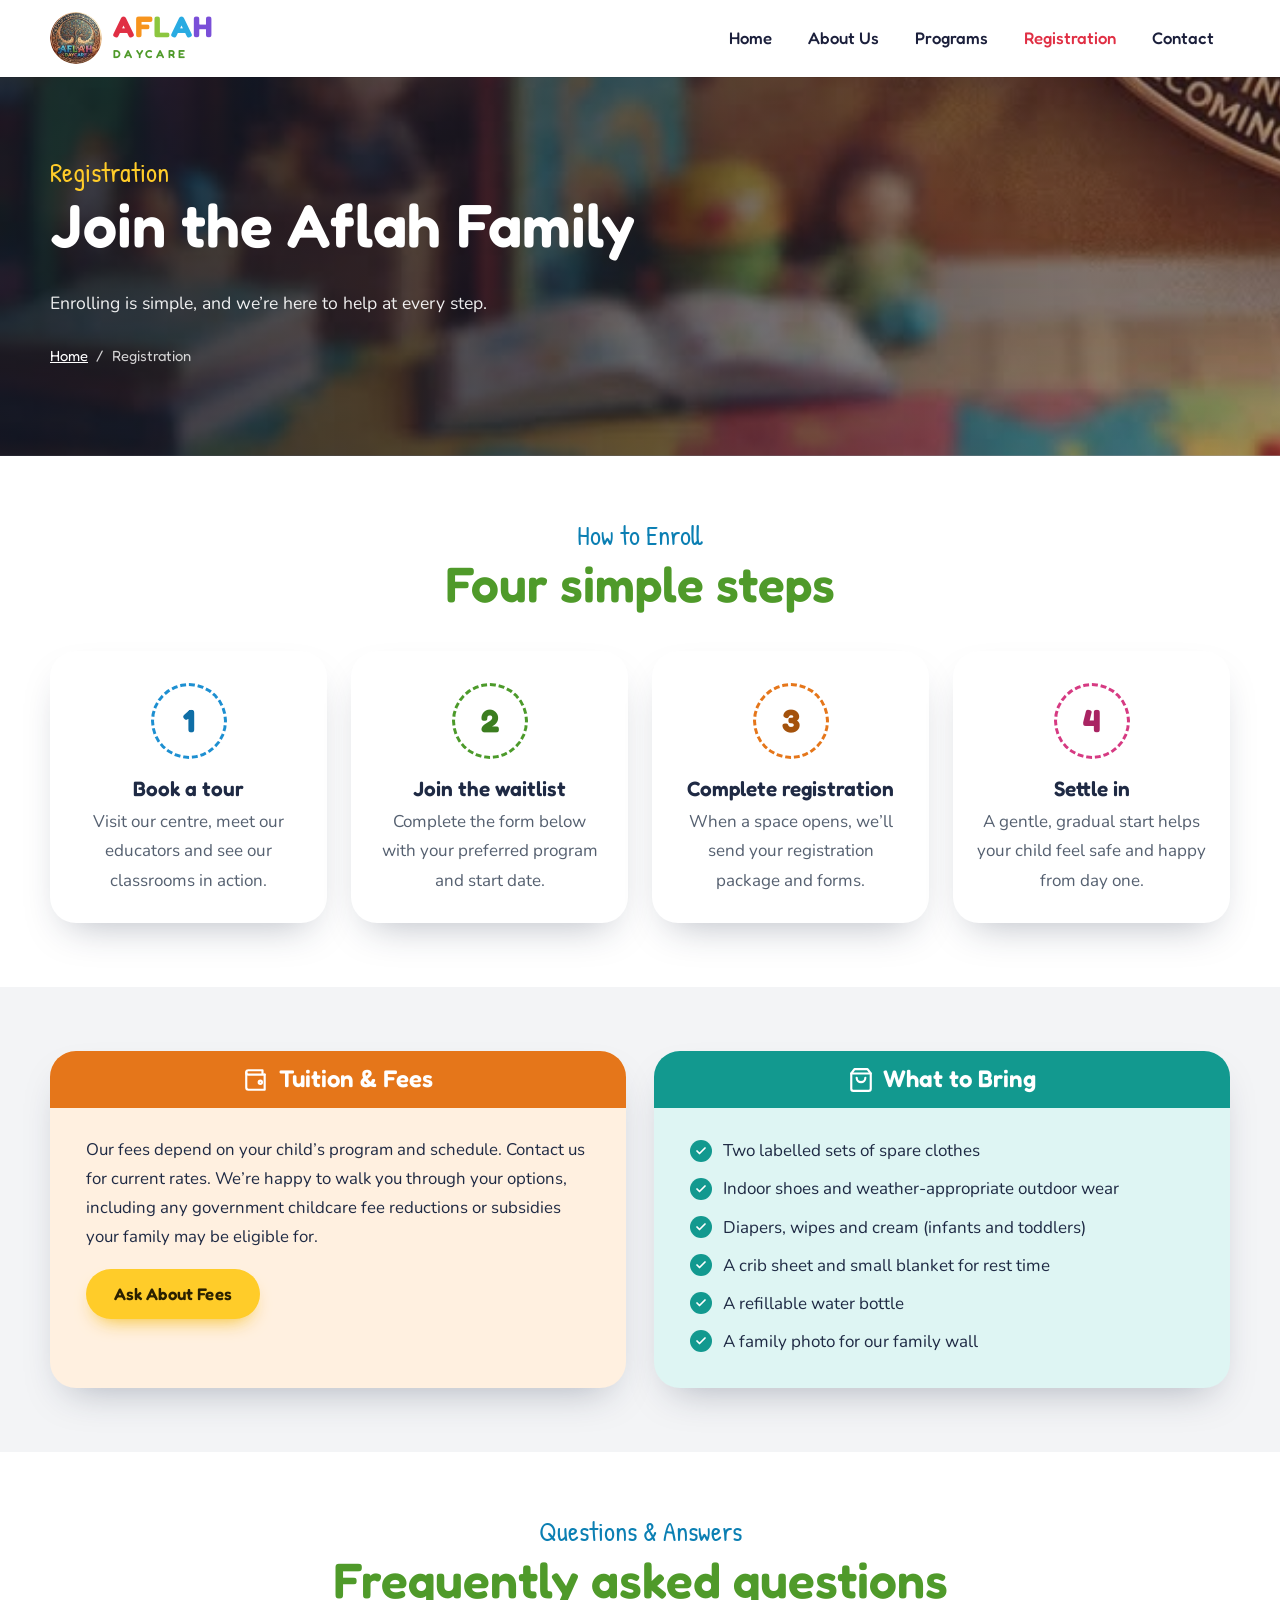
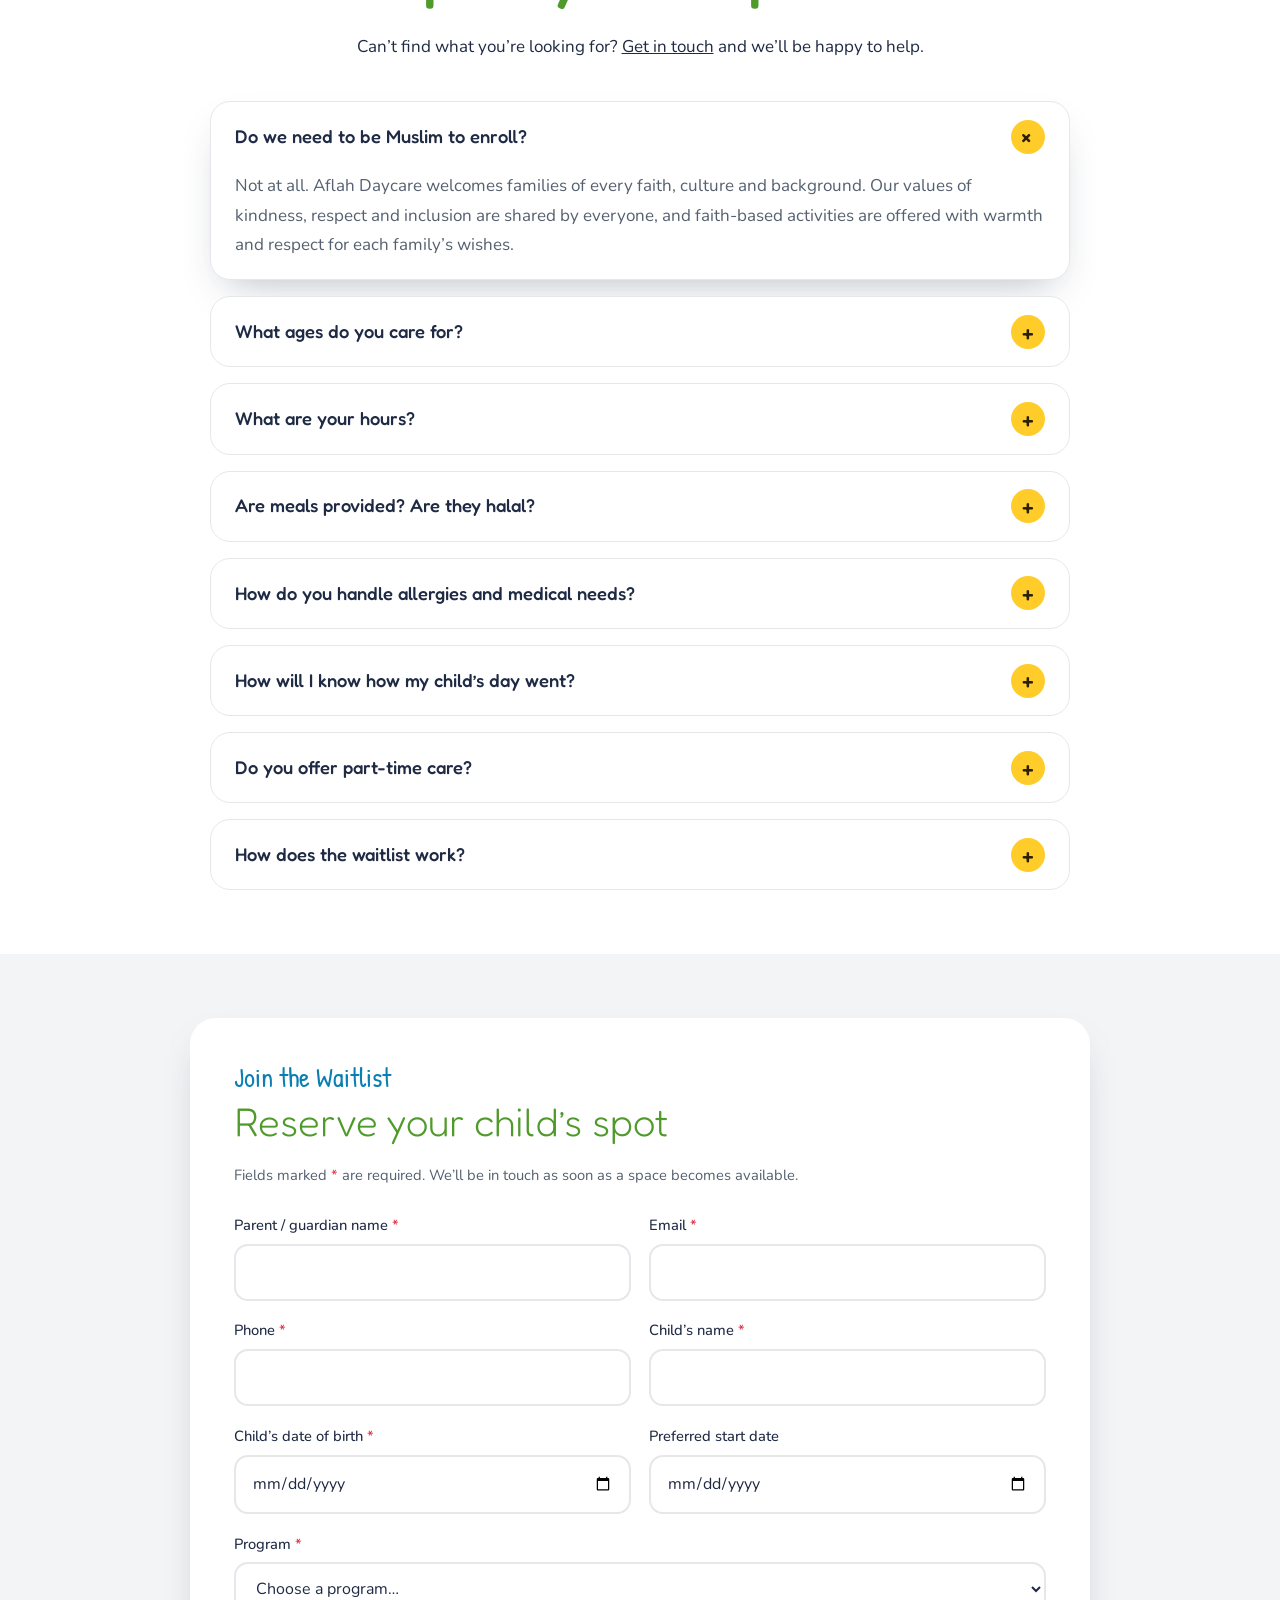
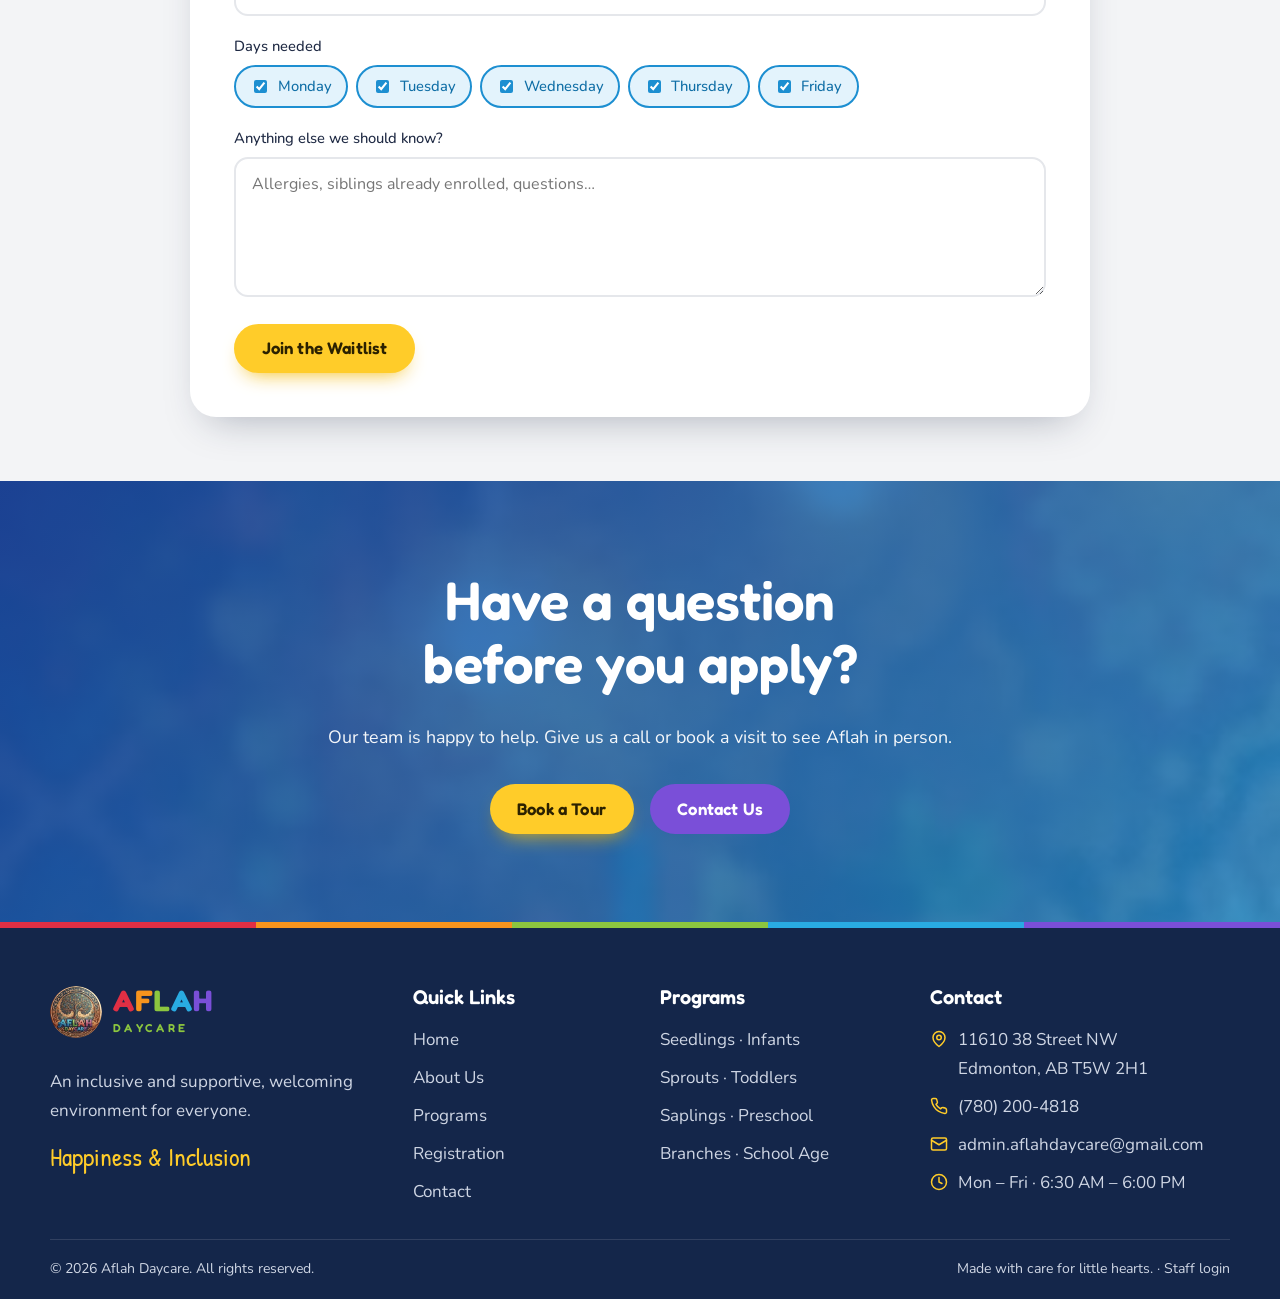
<file: admissions.html>
<!doctype html>
<html lang="en">
<head>
  <meta charset="utf-8">
  <meta name="viewport" content="width=device-width, initial-scale=1">
  <title>Registration — Aflah Daycare</title>
  <meta name="description" content="How to enroll at Aflah Daycare: book a tour, join the waitlist, complete registration and settle in. Fees, what to bring and frequently asked questions.">
  <meta name="theme-color" content="#14264a">
  <meta property="og:type" content="website">
  <meta property="og:site_name" content="Aflah Daycare">
  <meta property="og:title" content="Registration — Aflah Daycare">
  <meta property="og:description" content="How to enroll at Aflah Daycare: book a tour, join the waitlist, complete registration and settle in. Fees, what to bring and frequently asked questions.">
  <link rel="icon" type="image/png" href="assets/images/favicon.png">
  <link rel="apple-touch-icon" href="assets/images/apple-touch-icon.png">
  <link rel="preconnect" href="https://fonts.googleapis.com">
  <link rel="preconnect" href="https://fonts.gstatic.com" crossorigin>
  <link rel="stylesheet" href="https://fonts.googleapis.com/css2?family=Fredoka:wght@400..700&family=Nunito:ital,wght@0,400..800;1,400..600&family=Patrick+Hand&display=swap">
  <link rel="stylesheet" href="assets/css/styles.css">
  <script>document.documentElement.classList.add("js");</script>
  <script src="assets/js/main.js" defer></script>
</head>
<body>
  <a class="skip-link" href="#main">Skip to content</a>

  <header class="header">
    <div class="container header__inner">
      <a class="logo" href="index.html" aria-label="Aflah Daycare — home">
          <img class="logo__mark" src="assets/images/aflah-logo.webp" alt="" width="52" height="52">
          <span class="logo__text" aria-hidden="true">
            <span class="logo__name"><span>A</span><span>F</span><span>L</span><span>A</span><span>H</span></span>
            <span class="logo__sub">Daycare</span>
          </span>
        </a>
      <button class="menu-btn" type="button" aria-expanded="false" aria-controls="nav" aria-label="Open menu"><svg class="icon i-menu" viewBox="0 0 24 24" fill="none" stroke="currentColor" stroke-width="2" stroke-linecap="round" stroke-linejoin="round" aria-hidden="true" focusable="false"><path d="M4 6h16M4 12h16M4 18h16"/></svg><svg class="icon i-close" viewBox="0 0 24 24" fill="none" stroke="currentColor" stroke-width="2" stroke-linecap="round" stroke-linejoin="round" aria-hidden="true" focusable="false"><path d="M18 6 6 18M6 6l12 12"/></svg></button>
      <nav class="nav" id="nav" aria-label="Main">
        <a class="nav__link" href="index.html">Home</a>
        <a class="nav__link" href="about.html">About Us</a>
        <a class="nav__link" href="programs.html">Programs</a>
        <a class="nav__link" href="admissions.html" aria-current="page">Registration</a>
        <a class="nav__link" href="contact.html">Contact</a>
      </nav>
    </div>
  </header>

  <main id="main">

    <section class="page-hero page-hero--registration">
      <img class="page-hero__bg" src="assets/images/aflah-hero.jpg" alt="" width="1408" height="768">
      <div class="container page-hero__content" data-reveal="up">
        <p class="page-hero__label">Registration</p>
        <h1>Join the Aflah Family</h1>
        <p>Enrolling is simple, and we’re here to help at every step.</p>
        <nav class="breadcrumb" aria-label="Breadcrumb"><a href="index.html">Home</a><span aria-hidden="true">/</span><span aria-current="page">Registration</span></nav>
      </div>
    </section>

    <section class="section">
      <div class="container">
        <div class="section-head section-head--center" data-reveal="up">
          <p class="label">How to Enroll</p>
          <h2>Four simple steps</h2>
        </div>
        <ol class="steps">
          <li class="step c-blue" data-reveal="up" style="--delay: 0s"><span class="step__num">1</span><h3>Book a tour</h3><p>Visit our centre, meet our educators and see our classrooms in action.</p></li>
          <li class="step c-green" data-reveal="up" style="--delay: 0.1s"><span class="step__num">2</span><h3>Join the waitlist</h3><p>Complete the form below with your preferred program and start date.</p></li>
          <li class="step c-orange" data-reveal="up" style="--delay: 0.2s"><span class="step__num">3</span><h3>Complete registration</h3><p>When a space opens, we’ll send your registration package and forms.</p></li>
          <li class="step c-pink" data-reveal="up" style="--delay: 0.30000000000000004s"><span class="step__num">4</span><h3>Settle in</h3><p>A gentle, gradual start helps your child feel safe and happy from day one.</p></li>
        </ol>
      </div>
    </section>

    <section class="section section--grey">
      <div class="container card-pair">
        <article class="color-card c-orange" data-reveal="left">
          <h2 class="color-card__title"><svg class="icon" viewBox="0 0 24 24" fill="none" stroke="currentColor" stroke-width="2" stroke-linecap="round" stroke-linejoin="round" aria-hidden="true" focusable="false"><path d="M20 7H5a2 2 0 0 1 0-4h13v4"/><path d="M3 5v14a2 2 0 0 0 2 2h15V7"/><circle cx="16" cy="14" r="1.5"/></svg>Tuition &amp; Fees</h2>
          <div class="color-card__body">
            <p>Our fees depend on your child’s program and schedule. Contact us for current rates. We’re happy to walk you through your options, including any government childcare fee reductions or subsidies your family may be eligible for.</p>
            <a class="btn btn--primary" href="contact.html?topic=fees#contact-form">Ask About Fees</a>
          </div>
        </article>
        <article class="color-card c-teal" data-reveal="right">
          <h2 class="color-card__title"><svg class="icon" viewBox="0 0 24 24" fill="none" stroke="currentColor" stroke-width="2" stroke-linecap="round" stroke-linejoin="round" aria-hidden="true" focusable="false"><path d="M6 2 3 6v14a2 2 0 0 0 2 2h14a2 2 0 0 0 2-2V6l-3-4z"/><path d="M3 6h18"/><path d="M16 10a4 4 0 0 1-8 0"/></svg>What to Bring</h2>
          <div class="color-card__body">
            <ul class="ticks">
              <li>Two labelled sets of spare clothes</li>
              <li>Indoor shoes and weather-appropriate outdoor wear</li>
              <li>Diapers, wipes and cream (infants and toddlers)</li>
              <li>A crib sheet and small blanket for rest time</li>
              <li>A refillable water bottle</li>
              <li>A family photo for our family wall</li>
            </ul>
          </div>
        </article>
      </div>
    </section>

    <section class="section">
      <div class="container">
        <div class="section-head section-head--center" data-reveal="up">
          <p class="label">Questions &amp; Answers</p>
          <h2>Frequently asked questions</h2>
          <p>Can’t find what you’re looking for? <a href="contact.html">Get in touch</a> and we’ll be happy to help.</p>
        </div>
        <div class="faq" data-reveal="up">
          <details open>
            <summary>Do we need to be Muslim to enroll?</summary>
            <p>Not at all. Aflah Daycare welcomes families of every faith, culture and background. Our values of kindness, respect and inclusion are shared by everyone, and faith-based activities are offered with warmth and respect for each family’s wishes.</p>
          </details>
          <details>
            <summary>What ages do you care for?</summary>
            <p>We care for children from birth to 12 years across four programs: Seedlings (infants), Sprouts (toddlers), Saplings (preschool) and Branches (school age).</p>
          </details>
          <details>
            <summary>What are your hours?</summary>
            <p>We’re open Monday to Friday, 6:30 AM to 6:00 PM. We’re closed on statutory holidays. Please ask us for our full closure calendar.</p>
          </details>
          <details>
            <summary>Are meals provided? Are they halal?</summary>
            <p>Yes. We provide nutritious, halal meals and snacks each day from a rotating menu. Please let us know about any allergies or dietary needs.</p>
          </details>
          <details>
            <summary>How do you handle allergies and medical needs?</summary>
            <p>We create an individual care plan for each child with allergies or medical needs, share it with every educator in the room, and plan menus and activities to keep every child safe.</p>
          </details>
          <details>
            <summary>How will I know how my child’s day went?</summary>
            <p>You’ll receive daily updates on meals, naps and activities, plus photos and regular conversations with your child’s educators. Our door is always open.</p>
          </details>
          <details>
            <summary>Do you offer part-time care?</summary>
            <p>Depending on availability, we may be able to offer part-time options. Let us know the schedule you need when you join the waitlist.</p>
          </details>
          <details>
            <summary>How does the waitlist work?</summary>
            <p>Complete the waitlist form with your preferred program and start date. When a space becomes available, we’ll contact you to arrange a tour and next steps.</p>
          </details>
        </div>
      </div>
    </section>

    <section class="section section--grey" id="waitlist">
      <div class="container" style="max-width: 900px;">
        <div class="form-card" data-reveal="up">
          <p class="label">Join the Waitlist</p>
          <h2 style="color: var(--green); font-weight: 300;">Reserve your child’s spot</h2>
          <p class="form-hint">Fields marked <span class="req">*</span> are required. We’ll be in touch as soon as a space becomes available.</p>
          <form class="form" method="post" action="https://formsubmit.co/registration@aflahdaycare.com" data-form data-endpoint="https://formsubmit.co/ajax/registration@aflahdaycare.com" data-mailto="admin.aflahdaycare@gmail.com" data-success="Thank you! Your child has been added to our waitlist. We’ll be in touch soon, in shā’ Allāh.">
            <input type="hidden" name="_subject" value="Waitlist request — Aflah Daycare">
            <input type="hidden" name="_template" value="table">
            <div class="form-row">
              <div class="field"><label for="w-parent">Parent / guardian name <span class="req">*</span></label><input id="w-parent" name="parent_name" type="text" autocomplete="name" required></div>
              <div class="field"><label for="w-email">Email <span class="req">*</span></label><input id="w-email" name="email" type="email" autocomplete="email" required></div>
            </div>
            <div class="form-row">
              <div class="field"><label for="w-phone">Phone <span class="req">*</span></label><input id="w-phone" name="phone" type="tel" autocomplete="tel" required></div>
              <div class="field"><label for="w-child">Child’s name <span class="req">*</span></label><input id="w-child" name="child_name" type="text" required></div>
            </div>
            <div class="form-row">
              <div class="field"><label for="w-dob">Child’s date of birth <span class="req">*</span></label><input id="w-dob" name="child_date_of_birth" type="date" required></div>
              <div class="field"><label for="w-start">Preferred start date</label><input id="w-start" name="preferred_start_date" type="date"></div>
            </div>
            <div class="field">
              <label for="w-program">Program <span class="req">*</span></label>
              <select id="w-program" name="program" required>
                <option value="">Choose a program…</option>
                <option>Seedlings: Infants (0–18 months)</option>
                <option>Sprouts: Toddlers (18 months – 2.5 years)</option>
                <option>Saplings: Preschool (2.5–4 years)</option>
                <option>Branches: School Age (4–12 years)</option>
                <option>Not sure yet</option>
              </select>
            </div>
            <div class="field">
              <fieldset>
                <legend>Days needed</legend>
                <div class="options">
                  <label><input type="checkbox" name="days_needed" value="Monday" checked> Monday</label>
                  <label><input type="checkbox" name="days_needed" value="Tuesday" checked> Tuesday</label>
                  <label><input type="checkbox" name="days_needed" value="Wednesday" checked> Wednesday</label>
                  <label><input type="checkbox" name="days_needed" value="Thursday" checked> Thursday</label>
                  <label><input type="checkbox" name="days_needed" value="Friday" checked> Friday</label>
                </div>
              </fieldset>
            </div>
            <div class="field"><label for="w-notes">Anything else we should know?</label><textarea id="w-notes" name="notes" placeholder="Allergies, siblings already enrolled, questions…"></textarea></div>
            <label class="honeypot" aria-hidden="true">Leave this field empty<input type="text" name="_honey" tabindex="-1" autocomplete="off"></label>
            <div><button class="btn btn--primary" type="submit">Join the Waitlist</button></div>
            <p class="form-status" role="status" aria-live="polite" tabindex="-1"></p>
          </form>
        </div>
      </div>
    </section>

    <section class="join">
      <img class="join__bg" src="assets/images/lamps.jpg" alt="" width="460" height="345" loading="lazy" decoding="async">
      <div class="container">
        <div class="join__content" data-reveal="zoom">
          <h2>Have a question before you apply?</h2>
          <p>Our team is happy to help. Give us a call or book a visit to see Aflah in person.</p>
          <div class="btn-row">
            <a class="btn btn--primary" href="contact.html?topic=tour#contact-form">Book a Tour</a>
            <a class="btn btn--secondary" href="contact.html">Contact Us</a>
          </div>
        </div>
      </div>
    </section>
  </main>

  <footer class="footer">
    <div class="container footer__grid">
      <div class="footer__brand">
        <a class="logo" href="index.html" aria-label="Aflah Daycare — home">
          <img class="logo__mark" src="assets/images/aflah-logo.webp" alt="" width="52" height="52">
          <span class="logo__text" aria-hidden="true">
            <span class="logo__name"><span>A</span><span>F</span><span>L</span><span>A</span><span>H</span></span>
            <span class="logo__sub">Daycare</span>
          </span>
        </a>
        <p>An inclusive and supportive, welcoming environment for everyone.</p>
        <p class="footer__tagline">Happiness &amp; Inclusion</p>
      </div>
      <div>
        <h2>Quick Links</h2>
        <ul>
          <li><a href="index.html">Home</a></li>
          <li><a href="about.html">About Us</a></li>
          <li><a href="programs.html">Programs</a></li>
          <li><a href="admissions.html">Registration</a></li>
          <li><a href="contact.html">Contact</a></li>
        </ul>
      </div>
      <div>
        <h2>Programs</h2>
        <ul>
          <li><a href="programs.html#seedlings">Seedlings · Infants</a></li>
          <li><a href="programs.html#sprouts">Sprouts · Toddlers</a></li>
          <li><a href="programs.html#saplings">Saplings · Preschool</a></li>
          <li><a href="programs.html#branches">Branches · School Age</a></li>
        </ul>
      </div>
      <div>
        <h2>Contact</h2>
        <ul class="footer__contact">
          <li><svg class="icon" viewBox="0 0 24 24" fill="none" stroke="currentColor" stroke-width="2" stroke-linecap="round" stroke-linejoin="round" aria-hidden="true" focusable="false"><path d="M20 10c0 6-8 12-8 12s-8-6-8-12a8 8 0 0 1 16 0z"/><circle cx="12" cy="10" r="3"/></svg><a href="https://www.google.com/maps/search/?api=1&query=11610%2038%20Street%20NW%2C%20Edmonton%2C%20AB%20T5W%202H1" target="_blank" rel="noopener">11610 38 Street NW<br>Edmonton, AB T5W&nbsp;2H1</a></li>
          <li><svg class="icon" viewBox="0 0 24 24" fill="none" stroke="currentColor" stroke-width="2" stroke-linecap="round" stroke-linejoin="round" aria-hidden="true" focusable="false"><path d="M22 16.9v3a2 2 0 0 1-2.2 2 19.8 19.8 0 0 1-8.6-3.1 19.5 19.5 0 0 1-6-6A19.8 19.8 0 0 1 2.1 4.2 2 2 0 0 1 4.1 2h3a2 2 0 0 1 2 1.7c.1.9.4 1.8.7 2.7a2 2 0 0 1-.5 2.1L8 9.8a16 16 0 0 0 6 6l1.3-1.3a2 2 0 0 1 2.1-.4c.9.3 1.8.6 2.7.7a2 2 0 0 1 1.7 2z"/></svg><a href="tel:+17802004818">(780) 200-4818</a></li>
          <li><svg class="icon" viewBox="0 0 24 24" fill="none" stroke="currentColor" stroke-width="2" stroke-linecap="round" stroke-linejoin="round" aria-hidden="true" focusable="false"><rect x="2" y="4" width="20" height="16" rx="2"/><path d="m22 7-10 6L2 7"/></svg><a href="mailto:admin.aflahdaycare@gmail.com">admin.aflahdaycare@<wbr>gmail.com</a></li>
          <li><svg class="icon" viewBox="0 0 24 24" fill="none" stroke="currentColor" stroke-width="2" stroke-linecap="round" stroke-linejoin="round" aria-hidden="true" focusable="false"><circle cx="12" cy="12" r="10"/><path d="M12 6v6l4 2"/></svg><span>Mon – Fri · 6:30 AM – 6:00 PM</span></li>
        </ul>
      </div>
    </div>
    <div class="container footer__bottom">
      <p>© <span data-year>2026</span> Aflah Daycare. All rights reserved.</p>
      <p>Made with care for little hearts. · <a href="staff/">Staff login</a></p>
    </div>
  </footer>
</body>
</html>
</file>
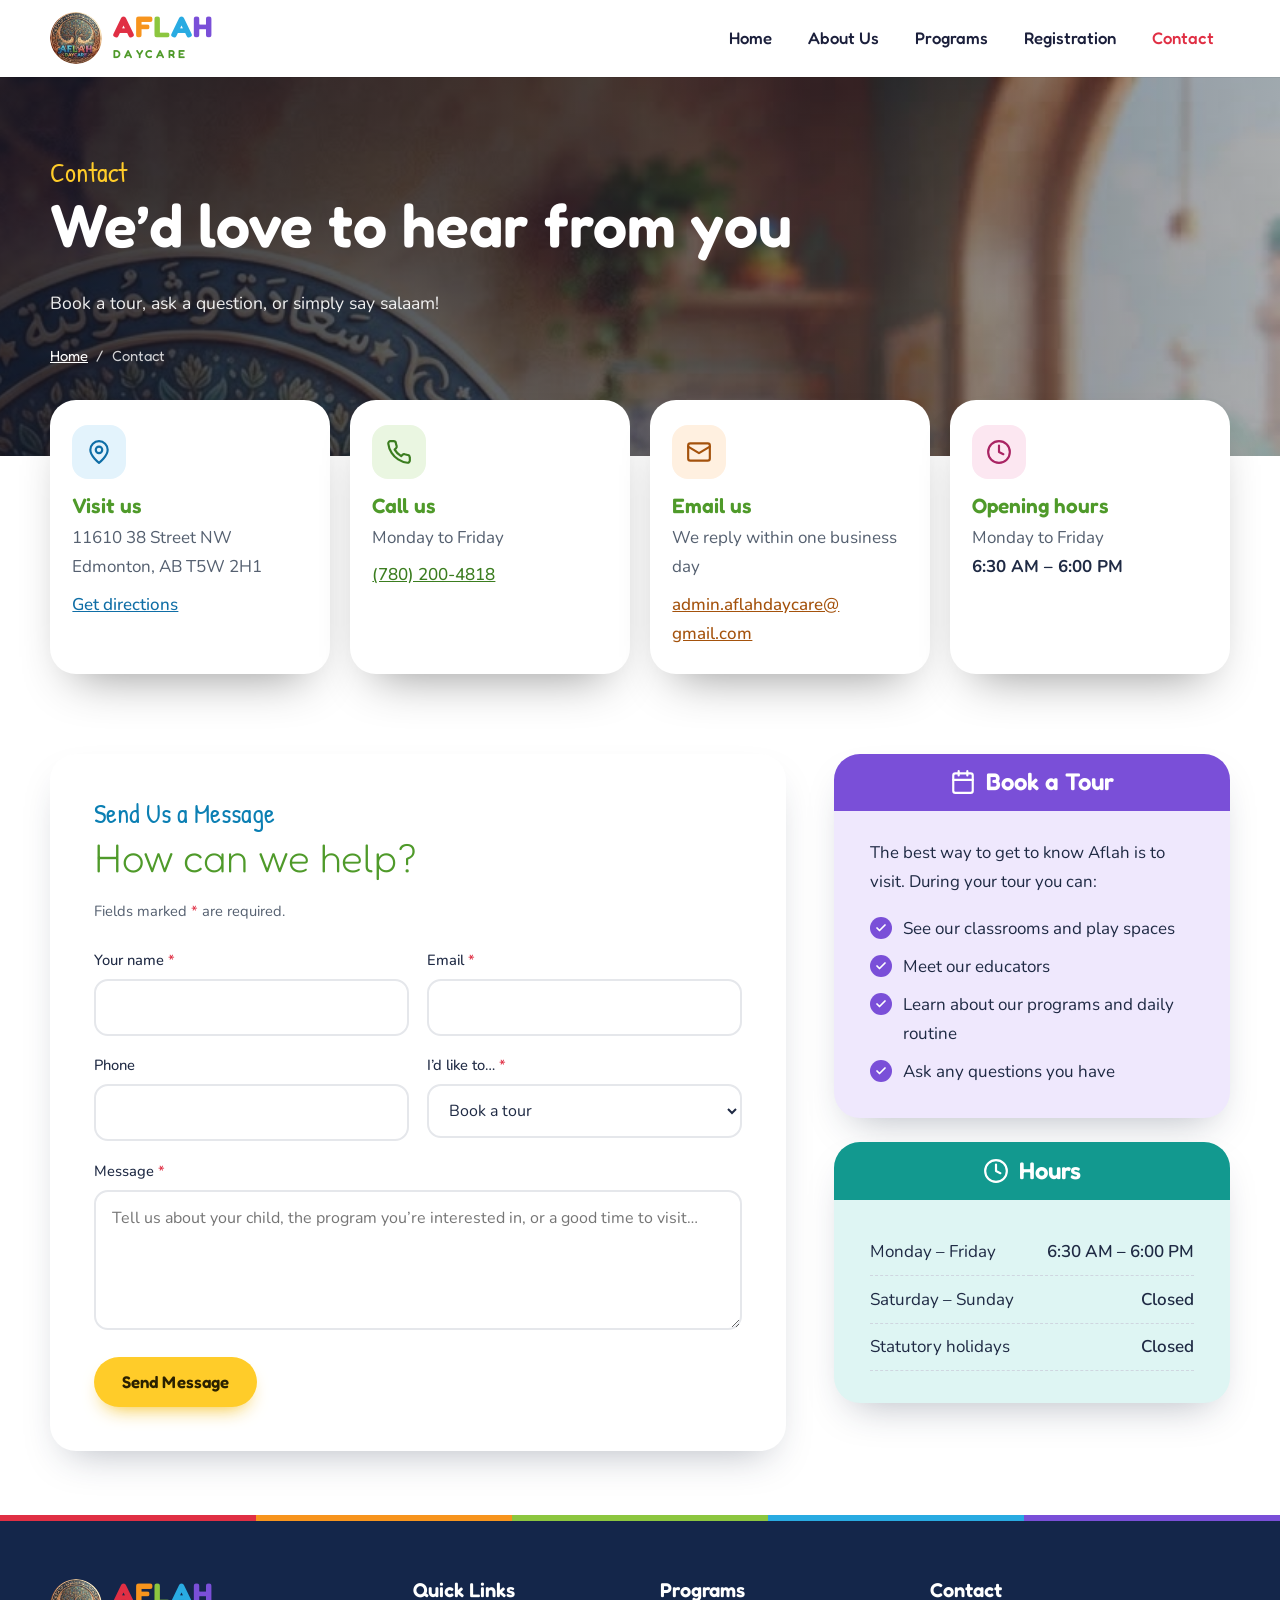
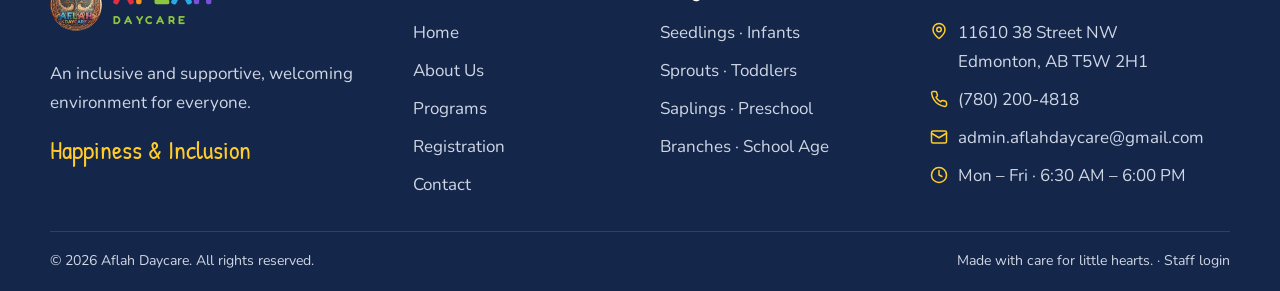
<file: contact.html>
<!doctype html>
<html lang="en">
<head>
  <meta charset="utf-8">
  <meta name="viewport" content="width=device-width, initial-scale=1">
  <title>Contact Us — Aflah Daycare</title>
  <meta name="description" content="Contact Aflah Daycare to book a tour, ask about programs and fees, or join our waitlist.">
  <meta name="theme-color" content="#14264a">
  <meta property="og:type" content="website">
  <meta property="og:site_name" content="Aflah Daycare">
  <meta property="og:title" content="Contact Us — Aflah Daycare">
  <meta property="og:description" content="Contact Aflah Daycare to book a tour, ask about programs and fees, or join our waitlist.">
  <link rel="icon" type="image/png" href="assets/images/favicon.png">
  <link rel="apple-touch-icon" href="assets/images/apple-touch-icon.png">
  <link rel="preconnect" href="https://fonts.googleapis.com">
  <link rel="preconnect" href="https://fonts.gstatic.com" crossorigin>
  <link rel="stylesheet" href="https://fonts.googleapis.com/css2?family=Fredoka:wght@400..700&family=Nunito:ital,wght@0,400..800;1,400..600&family=Patrick+Hand&display=swap">
  <link rel="stylesheet" href="assets/css/styles.css">
  <script>document.documentElement.classList.add("js");</script>
  <script src="assets/js/main.js" defer></script>
</head>
<body>
  <a class="skip-link" href="#main">Skip to content</a>

  <header class="header">
    <div class="container header__inner">
      <a class="logo" href="index.html" aria-label="Aflah Daycare — home">
          <img class="logo__mark" src="assets/images/aflah-logo.webp" alt="" width="52" height="52">
          <span class="logo__text" aria-hidden="true">
            <span class="logo__name"><span>A</span><span>F</span><span>L</span><span>A</span><span>H</span></span>
            <span class="logo__sub">Daycare</span>
          </span>
        </a>
      <button class="menu-btn" type="button" aria-expanded="false" aria-controls="nav" aria-label="Open menu"><svg class="icon i-menu" viewBox="0 0 24 24" fill="none" stroke="currentColor" stroke-width="2" stroke-linecap="round" stroke-linejoin="round" aria-hidden="true" focusable="false"><path d="M4 6h16M4 12h16M4 18h16"/></svg><svg class="icon i-close" viewBox="0 0 24 24" fill="none" stroke="currentColor" stroke-width="2" stroke-linecap="round" stroke-linejoin="round" aria-hidden="true" focusable="false"><path d="M18 6 6 18M6 6l12 12"/></svg></button>
      <nav class="nav" id="nav" aria-label="Main">
        <a class="nav__link" href="index.html">Home</a>
        <a class="nav__link" href="about.html">About Us</a>
        <a class="nav__link" href="programs.html">Programs</a>
        <a class="nav__link" href="admissions.html">Registration</a>
        <a class="nav__link" href="contact.html" aria-current="page">Contact</a>
      </nav>
    </div>
  </header>

  <main id="main">

    <section class="page-hero page-hero--contact">
      <img class="page-hero__bg" src="assets/images/aflah-hero.jpg" alt="" width="1408" height="768">
      <div class="container page-hero__content" data-reveal="up">
        <p class="page-hero__label">Contact</p>
        <h1>We’d love to hear from you</h1>
        <p>Book a tour, ask a question, or simply say salaam!</p>
        <nav class="breadcrumb" aria-label="Breadcrumb"><a href="index.html">Home</a><span aria-hidden="true">/</span><span aria-current="page">Contact</span></nav>
      </div>
    </section>

    <section class="section" style="padding-top: 0;">
      <div class="container contact-cards">
        <article class="contact-card c-blue" data-reveal="up"><span class="icon-circle" aria-hidden="true"><svg class="icon" viewBox="0 0 24 24" fill="none" stroke="currentColor" stroke-width="2" stroke-linecap="round" stroke-linejoin="round" aria-hidden="true" focusable="false"><path d="M20 10c0 6-8 12-8 12s-8-6-8-12a8 8 0 0 1 16 0z"/><circle cx="12" cy="10" r="3"/></svg></span><h2>Visit us</h2><p>11610 38 Street NW<br>Edmonton, AB T5W&nbsp;2H1</p><p style="margin-top: 0.5rem;"><a href="https://www.google.com/maps/search/?api=1&query=11610%2038%20Street%20NW%2C%20Edmonton%2C%20AB%20T5W%202H1" target="_blank" rel="noopener">Get directions</a></p></article>
        <article class="contact-card c-green" data-reveal="up" style="--delay: 0.1s"><span class="icon-circle" aria-hidden="true"><svg class="icon" viewBox="0 0 24 24" fill="none" stroke="currentColor" stroke-width="2" stroke-linecap="round" stroke-linejoin="round" aria-hidden="true" focusable="false"><path d="M22 16.9v3a2 2 0 0 1-2.2 2 19.8 19.8 0 0 1-8.6-3.1 19.5 19.5 0 0 1-6-6A19.8 19.8 0 0 1 2.1 4.2 2 2 0 0 1 4.1 2h3a2 2 0 0 1 2 1.7c.1.9.4 1.8.7 2.7a2 2 0 0 1-.5 2.1L8 9.8a16 16 0 0 0 6 6l1.3-1.3a2 2 0 0 1 2.1-.4c.9.3 1.8.6 2.7.7a2 2 0 0 1 1.7 2z"/></svg></span><h2>Call us</h2><p>Monday to Friday</p><p style="margin-top: 0.5rem;"><a href="tel:+17802004818">(780) 200-4818</a></p></article>
        <article class="contact-card c-orange" data-reveal="up" style="--delay: 0.2s"><span class="icon-circle" aria-hidden="true"><svg class="icon" viewBox="0 0 24 24" fill="none" stroke="currentColor" stroke-width="2" stroke-linecap="round" stroke-linejoin="round" aria-hidden="true" focusable="false"><rect x="2" y="4" width="20" height="16" rx="2"/><path d="m22 7-10 6L2 7"/></svg></span><h2>Email us</h2><p>We reply within one business day</p><p style="margin-top: 0.5rem;"><a href="mailto:admin.aflahdaycare@gmail.com">admin.aflahdaycare@<wbr>gmail.com</a></p></article>
        <article class="contact-card c-pink" data-reveal="up" style="--delay: 0.3s"><span class="icon-circle" aria-hidden="true"><svg class="icon" viewBox="0 0 24 24" fill="none" stroke="currentColor" stroke-width="2" stroke-linecap="round" stroke-linejoin="round" aria-hidden="true" focusable="false"><circle cx="12" cy="12" r="10"/><path d="M12 6v6l4 2"/></svg></span><h2>Opening hours</h2><p>Monday to Friday<br><strong style="color: var(--ink);">6:30 AM – 6:00 PM</strong></p></article>
      </div>
    </section>

    <section class="section" style="padding-top: 1rem;">
      <div class="container contact-layout">
        <div class="form-card" id="contact-form" data-reveal="left">
          <p class="label">Send Us a Message</p>
          <h2 style="color: var(--green); font-weight: 300;">How can we help?</h2>
          <p class="form-hint">Fields marked <span class="req">*</span> are required.</p>
          <form class="form" method="post" action="https://formsubmit.co/registration@aflahdaycare.com" data-form data-endpoint="https://formsubmit.co/ajax/registration@aflahdaycare.com" data-mailto="admin.aflahdaycare@gmail.com" data-success="Thank you for reaching out! We’ll get back to you within one business day.">
            <input type="hidden" name="_subject" value="Website enquiry — Aflah Daycare">
            <input type="hidden" name="_template" value="table">
            <div class="form-row">
              <div class="field"><label for="c-name">Your name <span class="req">*</span></label><input id="c-name" name="name" type="text" autocomplete="name" required></div>
              <div class="field"><label for="c-email">Email <span class="req">*</span></label><input id="c-email" name="email" type="email" autocomplete="email" required></div>
            </div>
            <div class="form-row">
              <div class="field"><label for="c-phone">Phone</label><input id="c-phone" name="phone" type="tel" autocomplete="tel"></div>
              <div class="field">
                <label for="c-topic">I’d like to… <span class="req">*</span></label>
                <select id="c-topic" name="topic" required>
                  <option value="tour">Book a tour</option>
                  <option value="enrollment">Ask about enrollment</option>
                  <option value="fees">Ask about fees</option>
                  <option value="general">Ask a general question</option>
                </select>
              </div>
            </div>
            <div class="field"><label for="c-message">Message <span class="req">*</span></label><textarea id="c-message" name="message" required placeholder="Tell us about your child, the program you’re interested in, or a good time to visit…"></textarea></div>
            <label class="honeypot" aria-hidden="true">Leave this field empty<input type="text" name="_honey" tabindex="-1" autocomplete="off"></label>
            <div><button class="btn btn--primary" type="submit">Send Message</button></div>
            <p class="form-status" role="status" aria-live="polite" tabindex="-1"></p>
          </form>
        </div>
        <aside class="side-stack" data-reveal="right">
          <article class="color-card c-purple">
            <h2 class="color-card__title"><svg class="icon" viewBox="0 0 24 24" fill="none" stroke="currentColor" stroke-width="2" stroke-linecap="round" stroke-linejoin="round" aria-hidden="true" focusable="false"><rect x="3" y="4" width="18" height="18" rx="2"/><path d="M16 2v4M8 2v4M3 10h18"/></svg>Book a Tour</h2>
            <div class="color-card__body">
              <p>The best way to get to know Aflah is to visit. During your tour you can:</p>
              <ul class="ticks">
                <li>See our classrooms and play spaces</li>
                <li>Meet our educators</li>
                <li>Learn about our programs and daily routine</li>
                <li>Ask any questions you have</li>
              </ul>
            </div>
          </article>
          <article class="color-card c-teal">
            <h2 class="color-card__title"><svg class="icon" viewBox="0 0 24 24" fill="none" stroke="currentColor" stroke-width="2" stroke-linecap="round" stroke-linejoin="round" aria-hidden="true" focusable="false"><circle cx="12" cy="12" r="10"/><path d="M12 6v6l4 2"/></svg>Hours</h2>
            <div class="color-card__body">
              <table class="hours">
                <tr><th scope="row">Monday – Friday</th><td>6:30 AM – 6:00 PM</td></tr>
                <tr><th scope="row">Saturday – Sunday</th><td>Closed</td></tr>
                <tr><th scope="row">Statutory holidays</th><td>Closed</td></tr>
              </table>
            </div>
          </article>
        </aside>
      </div>
    </section>
  </main>

  <footer class="footer">
    <div class="container footer__grid">
      <div class="footer__brand">
        <a class="logo" href="index.html" aria-label="Aflah Daycare — home">
          <img class="logo__mark" src="assets/images/aflah-logo.webp" alt="" width="52" height="52">
          <span class="logo__text" aria-hidden="true">
            <span class="logo__name"><span>A</span><span>F</span><span>L</span><span>A</span><span>H</span></span>
            <span class="logo__sub">Daycare</span>
          </span>
        </a>
        <p>An inclusive and supportive, welcoming environment for everyone.</p>
        <p class="footer__tagline">Happiness &amp; Inclusion</p>
      </div>
      <div>
        <h2>Quick Links</h2>
        <ul>
          <li><a href="index.html">Home</a></li>
          <li><a href="about.html">About Us</a></li>
          <li><a href="programs.html">Programs</a></li>
          <li><a href="admissions.html">Registration</a></li>
          <li><a href="contact.html">Contact</a></li>
        </ul>
      </div>
      <div>
        <h2>Programs</h2>
        <ul>
          <li><a href="programs.html#seedlings">Seedlings · Infants</a></li>
          <li><a href="programs.html#sprouts">Sprouts · Toddlers</a></li>
          <li><a href="programs.html#saplings">Saplings · Preschool</a></li>
          <li><a href="programs.html#branches">Branches · School Age</a></li>
        </ul>
      </div>
      <div>
        <h2>Contact</h2>
        <ul class="footer__contact">
          <li><svg class="icon" viewBox="0 0 24 24" fill="none" stroke="currentColor" stroke-width="2" stroke-linecap="round" stroke-linejoin="round" aria-hidden="true" focusable="false"><path d="M20 10c0 6-8 12-8 12s-8-6-8-12a8 8 0 0 1 16 0z"/><circle cx="12" cy="10" r="3"/></svg><a href="https://www.google.com/maps/search/?api=1&query=11610%2038%20Street%20NW%2C%20Edmonton%2C%20AB%20T5W%202H1" target="_blank" rel="noopener">11610 38 Street NW<br>Edmonton, AB T5W&nbsp;2H1</a></li>
          <li><svg class="icon" viewBox="0 0 24 24" fill="none" stroke="currentColor" stroke-width="2" stroke-linecap="round" stroke-linejoin="round" aria-hidden="true" focusable="false"><path d="M22 16.9v3a2 2 0 0 1-2.2 2 19.8 19.8 0 0 1-8.6-3.1 19.5 19.5 0 0 1-6-6A19.8 19.8 0 0 1 2.1 4.2 2 2 0 0 1 4.1 2h3a2 2 0 0 1 2 1.7c.1.9.4 1.8.7 2.7a2 2 0 0 1-.5 2.1L8 9.8a16 16 0 0 0 6 6l1.3-1.3a2 2 0 0 1 2.1-.4c.9.3 1.8.6 2.7.7a2 2 0 0 1 1.7 2z"/></svg><a href="tel:+17802004818">(780) 200-4818</a></li>
          <li><svg class="icon" viewBox="0 0 24 24" fill="none" stroke="currentColor" stroke-width="2" stroke-linecap="round" stroke-linejoin="round" aria-hidden="true" focusable="false"><rect x="2" y="4" width="20" height="16" rx="2"/><path d="m22 7-10 6L2 7"/></svg><a href="mailto:admin.aflahdaycare@gmail.com">admin.aflahdaycare@<wbr>gmail.com</a></li>
          <li><svg class="icon" viewBox="0 0 24 24" fill="none" stroke="currentColor" stroke-width="2" stroke-linecap="round" stroke-linejoin="round" aria-hidden="true" focusable="false"><circle cx="12" cy="12" r="10"/><path d="M12 6v6l4 2"/></svg><span>Mon – Fri · 6:30 AM – 6:00 PM</span></li>
        </ul>
      </div>
    </div>
    <div class="container footer__bottom">
      <p>© <span data-year>2026</span> Aflah Daycare. All rights reserved.</p>
      <p>Made with care for little hearts. · <a href="staff/">Staff login</a></p>
    </div>
  </footer>
</body>
</html>
</file>
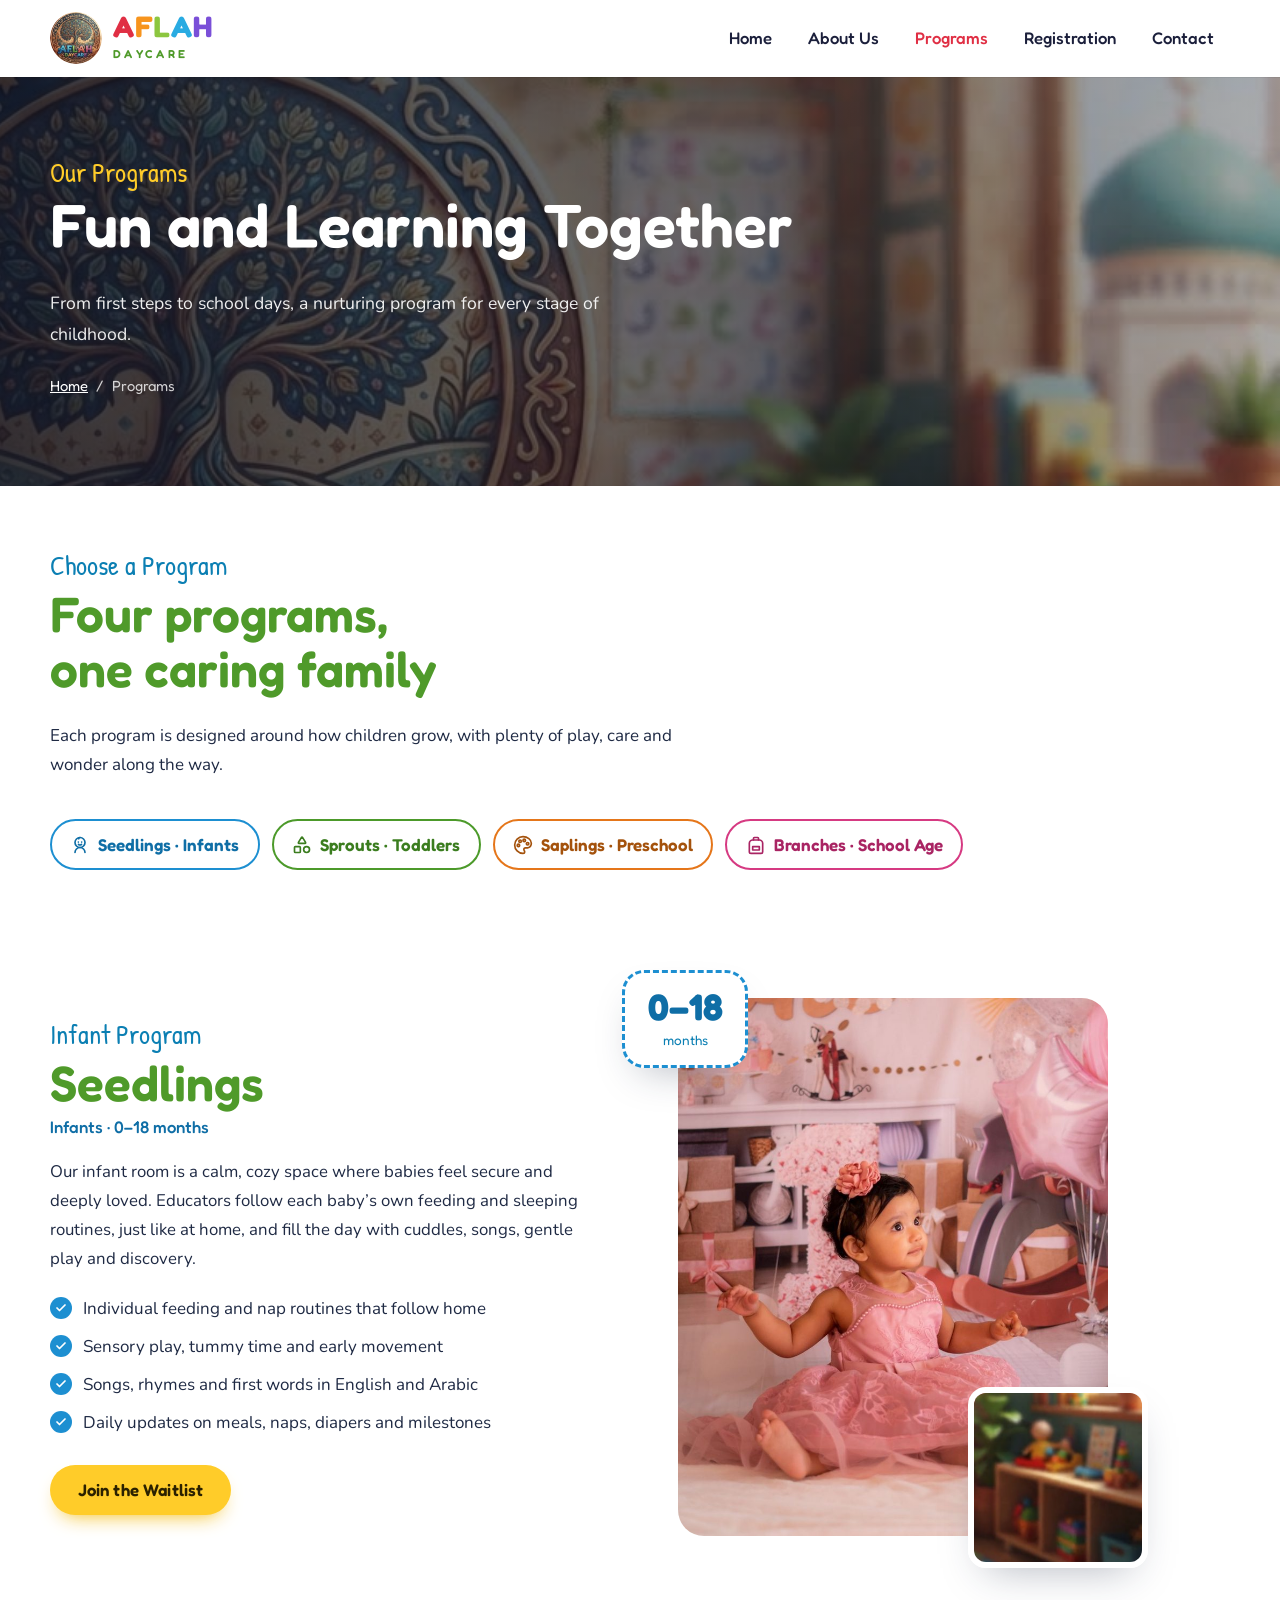
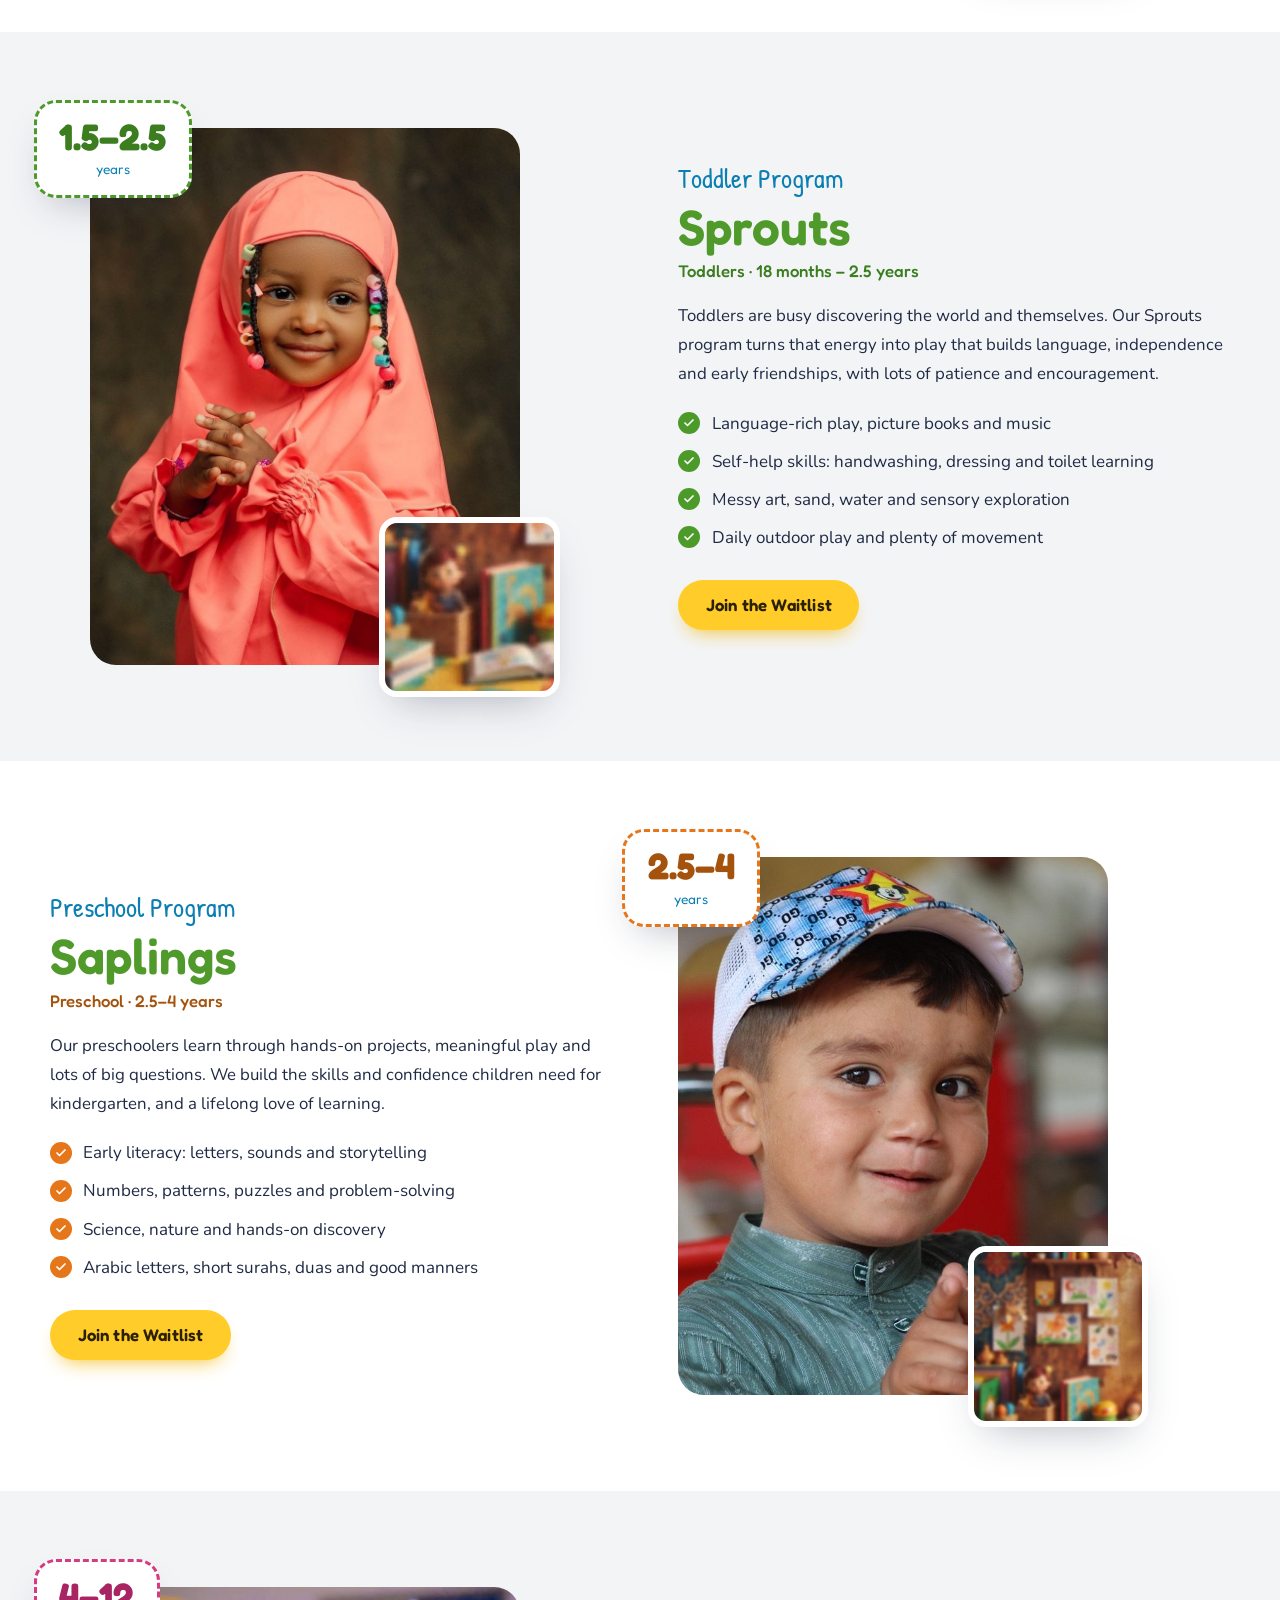
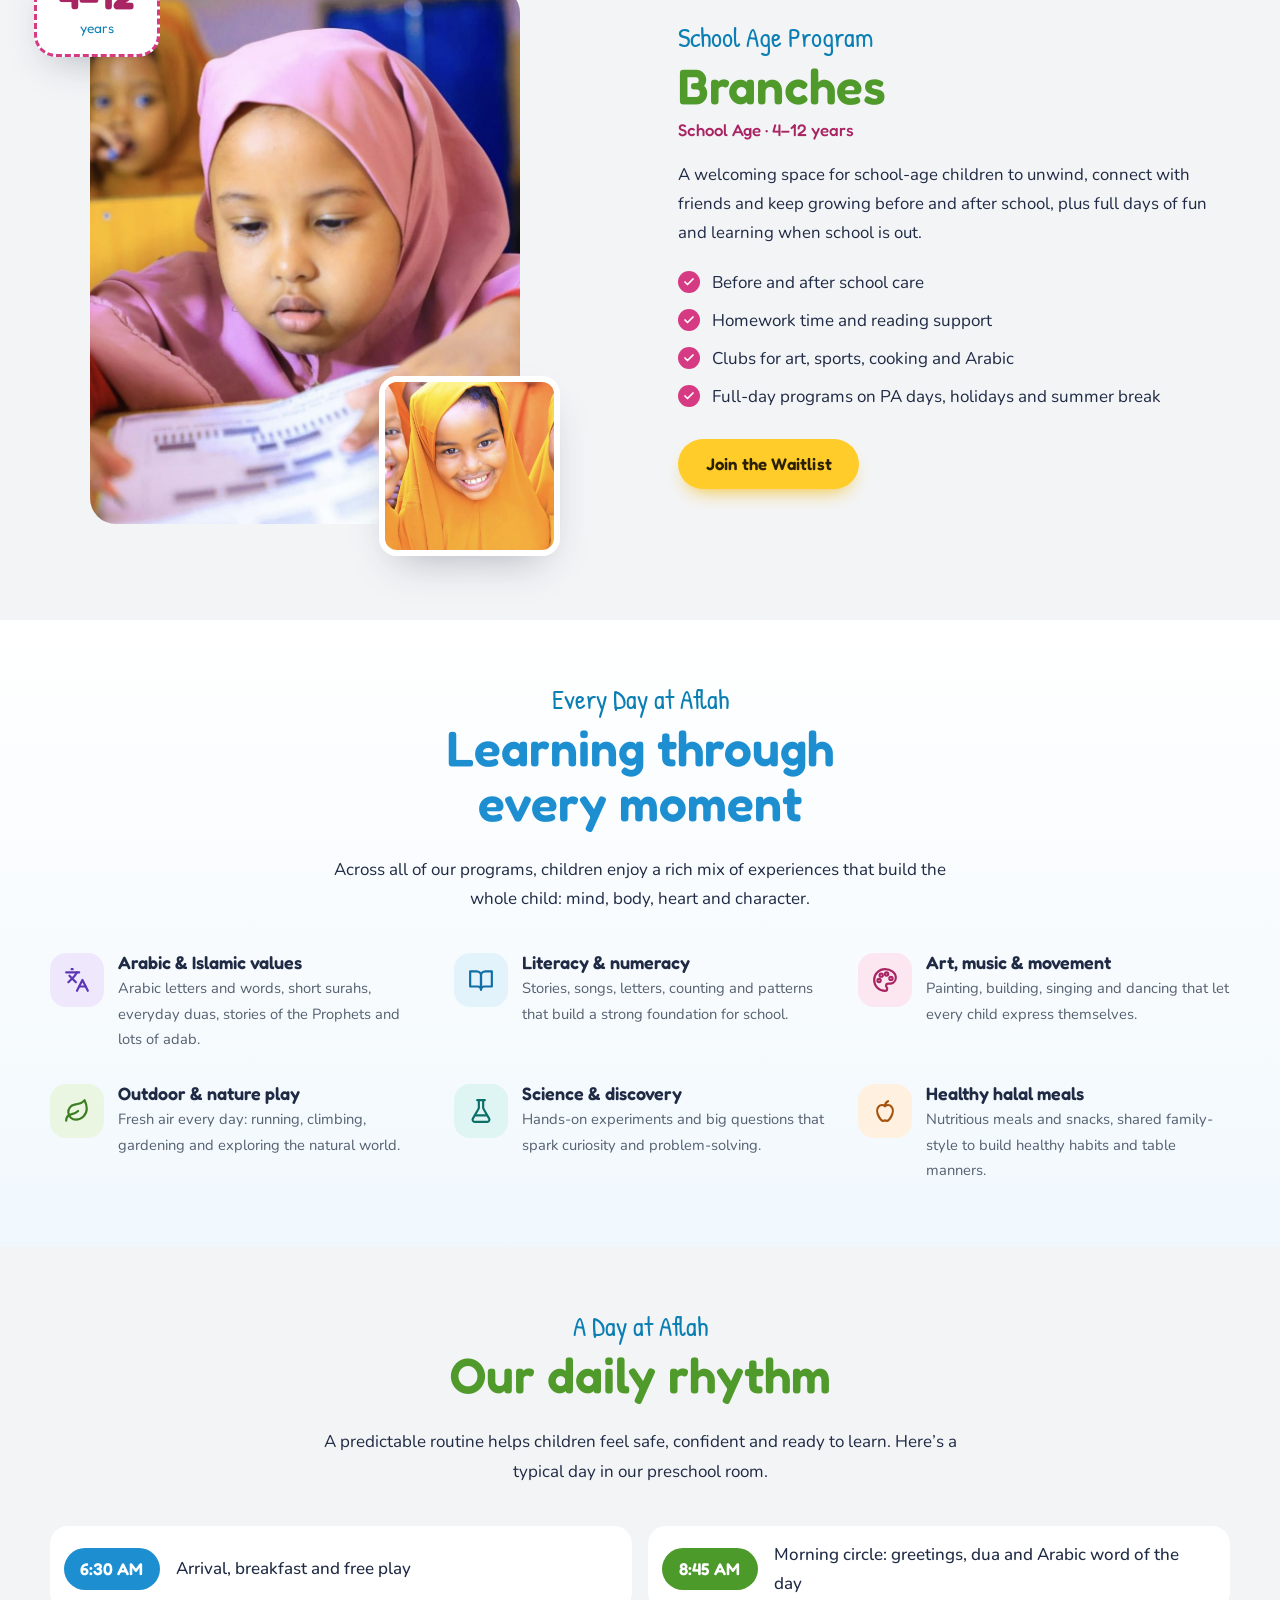
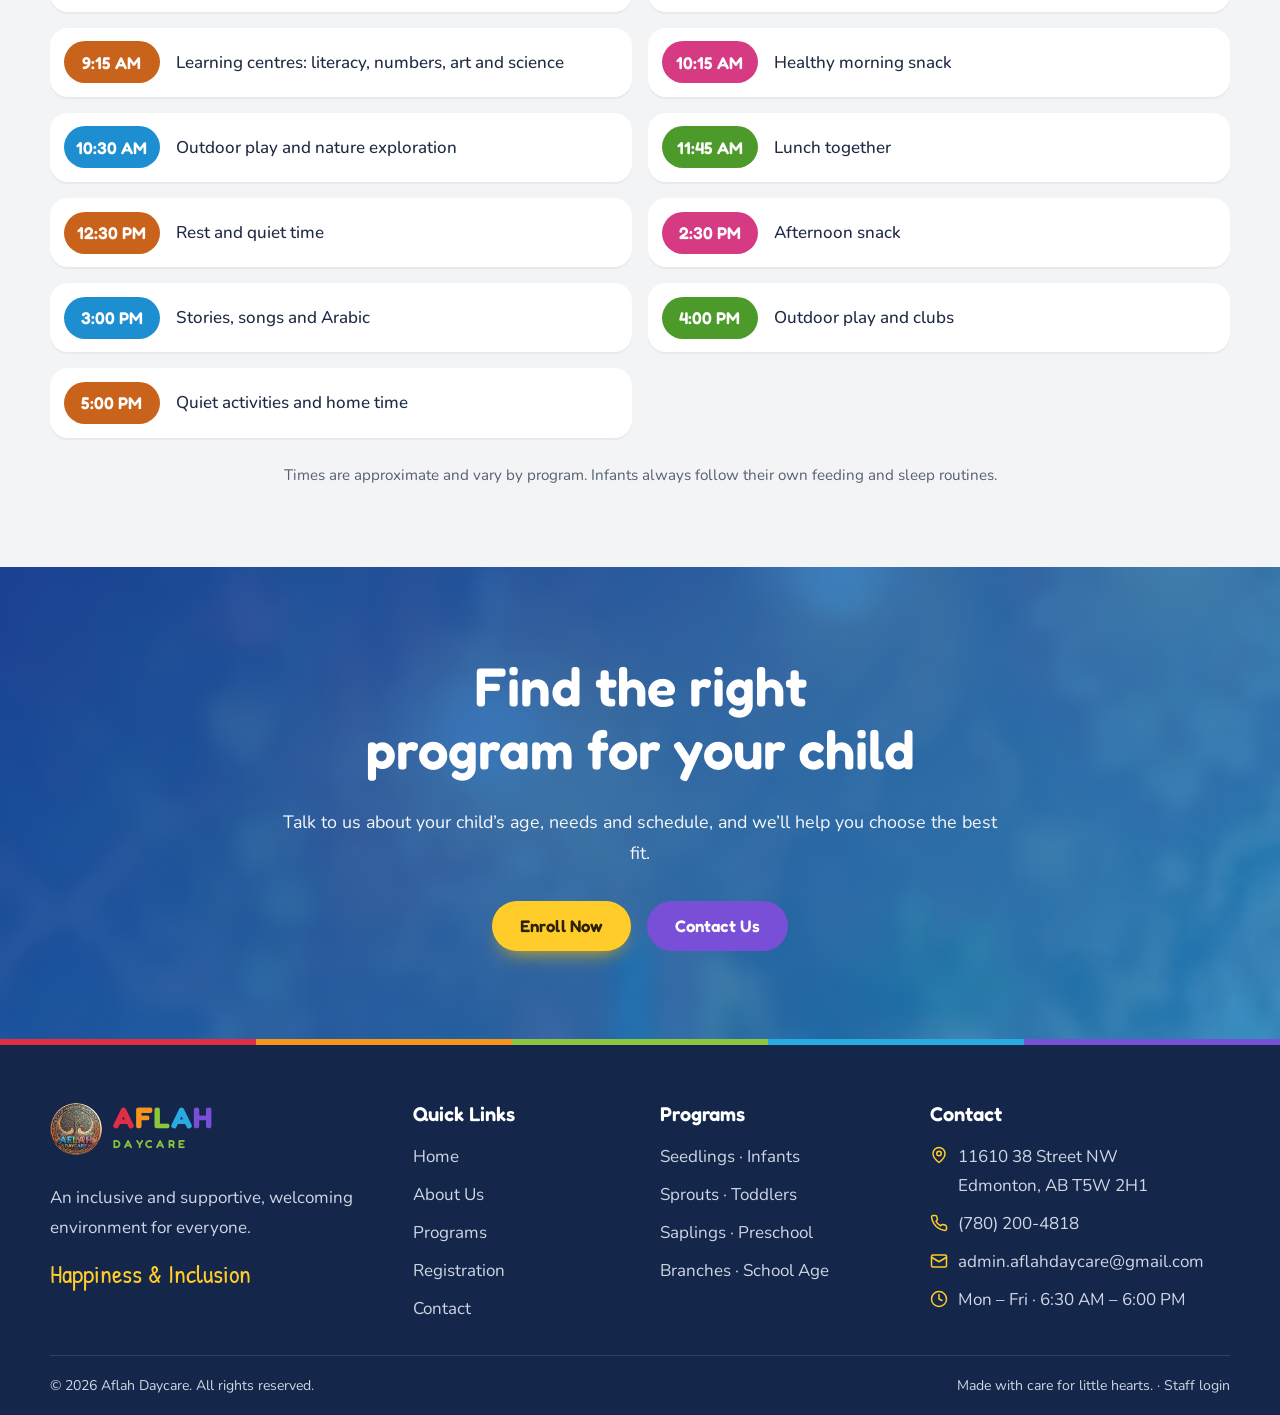
<file: programs.html>
<!doctype html>
<html lang="en">
<head>
  <meta charset="utf-8">
  <meta name="viewport" content="width=device-width, initial-scale=1">
  <title>Programs — Aflah Daycare</title>
  <meta name="description" content="Infant, toddler, preschool and school-age programs at Aflah Daycare: play-based learning, Arabic and values enrichment, and healthy halal meals.">
  <meta name="theme-color" content="#14264a">
  <meta property="og:type" content="website">
  <meta property="og:site_name" content="Aflah Daycare">
  <meta property="og:title" content="Programs — Aflah Daycare">
  <meta property="og:description" content="Infant, toddler, preschool and school-age programs at Aflah Daycare: play-based learning, Arabic and values enrichment, and healthy halal meals.">
  <link rel="icon" type="image/png" href="assets/images/favicon.png">
  <link rel="apple-touch-icon" href="assets/images/apple-touch-icon.png">
  <link rel="preconnect" href="https://fonts.googleapis.com">
  <link rel="preconnect" href="https://fonts.gstatic.com" crossorigin>
  <link rel="stylesheet" href="https://fonts.googleapis.com/css2?family=Fredoka:wght@400..700&family=Nunito:ital,wght@0,400..800;1,400..600&family=Patrick+Hand&display=swap">
  <link rel="stylesheet" href="assets/css/styles.css">
  <script>document.documentElement.classList.add("js");</script>
  <script src="assets/js/main.js" defer></script>
</head>
<body>
  <a class="skip-link" href="#main">Skip to content</a>

  <header class="header">
    <div class="container header__inner">
      <a class="logo" href="index.html" aria-label="Aflah Daycare — home">
          <img class="logo__mark" src="assets/images/aflah-logo.webp" alt="" width="52" height="52">
          <span class="logo__text" aria-hidden="true">
            <span class="logo__name"><span>A</span><span>F</span><span>L</span><span>A</span><span>H</span></span>
            <span class="logo__sub">Daycare</span>
          </span>
        </a>
      <button class="menu-btn" type="button" aria-expanded="false" aria-controls="nav" aria-label="Open menu"><svg class="icon i-menu" viewBox="0 0 24 24" fill="none" stroke="currentColor" stroke-width="2" stroke-linecap="round" stroke-linejoin="round" aria-hidden="true" focusable="false"><path d="M4 6h16M4 12h16M4 18h16"/></svg><svg class="icon i-close" viewBox="0 0 24 24" fill="none" stroke="currentColor" stroke-width="2" stroke-linecap="round" stroke-linejoin="round" aria-hidden="true" focusable="false"><path d="M18 6 6 18M6 6l12 12"/></svg></button>
      <nav class="nav" id="nav" aria-label="Main">
        <a class="nav__link" href="index.html">Home</a>
        <a class="nav__link" href="about.html">About Us</a>
        <a class="nav__link" href="programs.html" aria-current="page">Programs</a>
        <a class="nav__link" href="admissions.html">Registration</a>
        <a class="nav__link" href="contact.html">Contact</a>
      </nav>
    </div>
  </header>

  <main id="main">

    <section class="page-hero page-hero--programs">
      <img class="page-hero__bg" src="assets/images/aflah-hero.jpg" alt="" width="1408" height="768">
      <div class="container page-hero__content" data-reveal="up">
        <p class="page-hero__label">Our Programs</p>
        <h1>Fun and Learning Together</h1>
        <p>From first steps to school days, a nurturing program for every stage of childhood.</p>
        <nav class="breadcrumb" aria-label="Breadcrumb"><a href="index.html">Home</a><span aria-hidden="true">/</span><span aria-current="page">Programs</span></nav>
      </div>
    </section>

    <section class="section" style="padding-bottom: 2rem;">
      <div class="container">
        <div class="section-head" data-reveal="up">
          <p class="label">Choose a Program</p>
          <h2>Four programs, one caring family</h2>
          <p>Each program is designed around how children grow, with plenty of play, care and wonder along the way.</p>
        </div>
        <nav class="program-nav" aria-label="Jump to a program" data-reveal="up">
          <a class="c-blue" href="#seedlings"><svg class="icon" viewBox="0 0 24 24" fill="none" stroke="currentColor" stroke-width="2" stroke-linecap="round" stroke-linejoin="round" aria-hidden="true" focusable="false"><circle cx="12" cy="9" r="6"/><path d="M10 8.5h.01M14 8.5h.01"/><path d="M10.2 11.2a2.5 2.5 0 0 0 3.6 0"/><path d="M12 3c-1 0-1.6.7-1.6 1.4"/><path d="M6 21a6 6 0 0 1 12 0"/></svg>Seedlings · Infants</a>
          <a class="c-green" href="#sprouts"><svg class="icon" viewBox="0 0 24 24" fill="none" stroke="currentColor" stroke-width="2" stroke-linecap="round" stroke-linejoin="round" aria-hidden="true" focusable="false"><path d="M8.3 10a.7.7 0 0 1-.6-1.1l3.7-6a.7.7 0 0 1 1.2 0l3.7 6a.7.7 0 0 1-.6 1.1z"/><rect x="3" y="14" width="7" height="7" rx="1"/><circle cx="17.5" cy="17.5" r="3.5"/></svg>Sprouts · Toddlers</a>
          <a class="c-orange" href="#saplings"><svg class="icon" viewBox="0 0 24 24" fill="none" stroke="currentColor" stroke-width="2" stroke-linecap="round" stroke-linejoin="round" aria-hidden="true" focusable="false"><circle cx="13.5" cy="6.5" r="1.5"/><circle cx="17.5" cy="10.5" r="1.5"/><circle cx="8.5" cy="7.5" r="1.5"/><circle cx="6.5" cy="12.5" r="1.5"/><path d="M12 2a10 10 0 0 0 0 20c1.1 0 2-.9 2-2 0-.5-.2-1-.5-1.3-.3-.4-.5-.8-.5-1.3 0-1.1.9-2 2-2h2.3A5.7 5.7 0 0 0 22 9.8C22 5.5 17.5 2 12 2z"/></svg>Saplings · Preschool</a>
          <a class="c-pink" href="#branches"><svg class="icon" viewBox="0 0 24 24" fill="none" stroke="currentColor" stroke-width="2" stroke-linecap="round" stroke-linejoin="round" aria-hidden="true" focusable="false"><path d="M4 10a4 4 0 0 1 4-4h8a4 4 0 0 1 4 4v10a2 2 0 0 1-2 2H6a2 2 0 0 1-2-2z"/><path d="M9 6V4a1 1 0 0 1 1-1h4a1 1 0 0 1 1 1v2"/><path d="M8 14h8v4H8z"/></svg>Branches · School Age</a>
        </nav>
      </div>
    </section>

    <section class="section program c-blue" id="seedlings">
      <div class="container split">
        <div class="split__text" data-reveal="left">
          <p class="label">Infant Program</p>
          <h2>Seedlings</h2>
          <p class="program__type">Infants · 0–18 months</p>
          <p>Our infant room is a calm, cozy space where babies feel secure and deeply loved. Educators follow each baby’s own feeding and sleeping routines, just like at home, and fill the day with cuddles, songs, gentle play and discovery.</p>
          <ul class="ticks">
            <li>Individual feeding and nap routines that follow home</li>
            <li>Sensory play, tummy time and early movement</li>
            <li>Songs, rhymes and first words in English and Arabic</li>
            <li>Daily updates on meals, naps, diapers and milestones</li>
          </ul>
          <a class="btn btn--primary" href="admissions.html#waitlist">Join the Waitlist</a>
        </div>
        <div class="split__media" data-reveal="right">
          <div class="photo-stack">
            <img class="photo-stack__main" src="assets/images/baby-pink-4x5.jpg" alt="A baby girl in a pink dress sitting on a soft rug" width="400" height="500" loading="lazy" decoding="async">
            <div class="badge">
              <span class="badge__num badge__num--text">0–18</span>
              <span class="badge__label">months</span>
            </div>
            <img class="photo-stack__small" src="assets/images/toys.jpg" alt="" width="400" height="400" loading="lazy" decoding="async">
          </div>
        </div>
      </div>
    </section>

    <section class="section program c-green section--grey" id="sprouts">
      <div class="container split split--reverse">
        <div class="split__text" data-reveal="right">
          <p class="label">Toddler Program</p>
          <h2>Sprouts</h2>
          <p class="program__type">Toddlers · 18 months – 2.5 years</p>
          <p>Toddlers are busy discovering the world and themselves. Our Sprouts program turns that energy into play that builds language, independence and early friendships, with lots of patience and encouragement.</p>
          <ul class="ticks">
            <li>Language-rich play, picture books and music</li>
            <li>Self-help skills: handwashing, dressing and toilet learning</li>
            <li>Messy art, sand, water and sensory exploration</li>
            <li>Daily outdoor play and plenty of movement</li>
          </ul>
          <a class="btn btn--primary" href="admissions.html#waitlist">Join the Waitlist</a>
        </div>
        <div class="split__media" data-reveal="left">
          <div class="photo-stack">
            <img class="photo-stack__main" src="assets/images/girl-coral-4x5.jpg" alt="A smiling little girl in a coral dress and hijab" width="400" height="500" loading="lazy" decoding="async">
            <div class="badge">
              <span class="badge__num badge__num--text">1.5–2.5</span>
              <span class="badge__label">years</span>
            </div>
            <img class="photo-stack__small" src="assets/images/books.jpg" alt="" width="400" height="400" loading="lazy" decoding="async">
          </div>
        </div>
      </div>
    </section>

    <section class="section program c-orange" id="saplings">
      <div class="container split">
        <div class="split__text" data-reveal="left">
          <p class="label">Preschool Program</p>
          <h2>Saplings</h2>
          <p class="program__type">Preschool · 2.5–4 years</p>
          <p>Our preschoolers learn through hands-on projects, meaningful play and lots of big questions. We build the skills and confidence children need for kindergarten, and a lifelong love of learning.</p>
          <ul class="ticks">
            <li>Early literacy: letters, sounds and storytelling</li>
            <li>Numbers, patterns, puzzles and problem-solving</li>
            <li>Science, nature and hands-on discovery</li>
            <li>Arabic letters, short surahs, duas and good manners</li>
          </ul>
          <a class="btn btn--primary" href="admissions.html#waitlist">Join the Waitlist</a>
        </div>
        <div class="split__media" data-reveal="right">
          <div class="photo-stack">
            <img class="photo-stack__main" src="assets/images/boy-cap-4x5.jpg" alt="A smiling little boy in a cap, pointing at the camera" width="400" height="500" loading="lazy" decoding="async">
            <div class="badge">
              <span class="badge__num badge__num--text">2.5–4</span>
              <span class="badge__label">years</span>
            </div>
            <img class="photo-stack__small" src="assets/images/shelf.jpg" alt="" width="400" height="400" loading="lazy" decoding="async">
          </div>
        </div>
      </div>
    </section>

    <section class="section program c-pink section--grey" id="branches">
      <div class="container split split--reverse">
        <div class="split__text" data-reveal="right">
          <p class="label">School Age Program</p>
          <h2>Branches</h2>
          <p class="program__type">School Age · 4–12 years</p>
          <p>A welcoming space for school-age children to unwind, connect with friends and keep growing before and after school, plus full days of fun and learning when school is out.</p>
          <ul class="ticks">
            <li>Before and after school care</li>
            <li>Homework time and reading support</li>
            <li>Clubs for art, sports, cooking and Arabic</li>
            <li>Full-day programs on PA days, holidays and summer break</li>
          </ul>
          <a class="btn btn--primary" href="admissions.html#waitlist">Join the Waitlist</a>
        </div>
        <div class="split__media" data-reveal="left">
          <div class="photo-stack">
            <img class="photo-stack__main" src="assets/images/girl-writing-4x5.jpg" alt="A girl in a pink hijab working on a worksheet" width="400" height="500" loading="lazy" decoding="async">
            <div class="badge">
              <span class="badge__num badge__num--text">4–12</span>
              <span class="badge__label">years</span>
            </div>
            <img class="photo-stack__small" src="assets/images/girls-smiling-square.jpg" alt="A smiling girl in an orange hijab with her friends" width="400" height="400" loading="lazy" decoding="async">
          </div>
        </div>
      </div>
    </section>

    <section class="why section">
      <div class="container">
        <div class="section-head section-head--center" data-reveal="up">
          <p class="label">Every Day at Aflah</p>
          <h2>Learning through every moment</h2>
          <p>Across all of our programs, children enjoy a rich mix of experiences that build the whole child: mind, body, heart and character.</p>
        </div>
        <div class="icon-list icon-list--3" data-reveal="up">
          <div class="icon-list__item c-purple">
              <span class="icon-circle" aria-hidden="true"><svg class="icon" viewBox="0 0 24 24" fill="none" stroke="currentColor" stroke-width="2" stroke-linecap="round" stroke-linejoin="round" aria-hidden="true" focusable="false"><path d="m5 8 6 6"/><path d="m4 14 6-6 2-3"/><path d="M2 5h12"/><path d="M7 2h1"/><path d="m22 22-5-10-5 10"/><path d="M14 18h6"/></svg></span>
              <div><h3>Arabic &amp; Islamic values</h3><p>Arabic letters and words, short surahs, everyday duas, stories of the Prophets and lots of adab.</p></div>
            </div>
          <div class="icon-list__item c-blue">
              <span class="icon-circle" aria-hidden="true"><svg class="icon" viewBox="0 0 24 24" fill="none" stroke="currentColor" stroke-width="2" stroke-linecap="round" stroke-linejoin="round" aria-hidden="true" focusable="false"><path d="M2 4h6a4 4 0 0 1 4 4v13a3 3 0 0 0-3-3H2z"/><path d="M22 4h-6a4 4 0 0 0-4 4v13a3 3 0 0 1 3-3h7z"/></svg></span>
              <div><h3>Literacy &amp; numeracy</h3><p>Stories, songs, letters, counting and patterns that build a strong foundation for school.</p></div>
            </div>
          <div class="icon-list__item c-pink">
              <span class="icon-circle" aria-hidden="true"><svg class="icon" viewBox="0 0 24 24" fill="none" stroke="currentColor" stroke-width="2" stroke-linecap="round" stroke-linejoin="round" aria-hidden="true" focusable="false"><circle cx="13.5" cy="6.5" r="1.5"/><circle cx="17.5" cy="10.5" r="1.5"/><circle cx="8.5" cy="7.5" r="1.5"/><circle cx="6.5" cy="12.5" r="1.5"/><path d="M12 2a10 10 0 0 0 0 20c1.1 0 2-.9 2-2 0-.5-.2-1-.5-1.3-.3-.4-.5-.8-.5-1.3 0-1.1.9-2 2-2h2.3A5.7 5.7 0 0 0 22 9.8C22 5.5 17.5 2 12 2z"/></svg></span>
              <div><h3>Art, music &amp; movement</h3><p>Painting, building, singing and dancing that let every child express themselves.</p></div>
            </div>
          <div class="icon-list__item c-green">
              <span class="icon-circle" aria-hidden="true"><svg class="icon" viewBox="0 0 24 24" fill="none" stroke="currentColor" stroke-width="2" stroke-linecap="round" stroke-linejoin="round" aria-hidden="true" focusable="false"><path d="M11 20A7 7 0 0 1 9.8 6.1C15.5 5 17 4.5 19 2c1 2 2 4.2 2 8 0 5.5-4.8 10-10 10z"/><path d="M2 21c0-3 1.9-5.4 5.2-6.1C9.5 14.4 12 13 13 12"/></svg></span>
              <div><h3>Outdoor &amp; nature play</h3><p>Fresh air every day: running, climbing, gardening and exploring the natural world.</p></div>
            </div>
          <div class="icon-list__item c-teal">
              <span class="icon-circle" aria-hidden="true"><svg class="icon" viewBox="0 0 24 24" fill="none" stroke="currentColor" stroke-width="2" stroke-linecap="round" stroke-linejoin="round" aria-hidden="true" focusable="false"><path d="M10 2v7.5L4.5 19a2 2 0 0 0 1.7 3h11.6a2 2 0 0 0 1.7-3L14 9.5V2"/><path d="M8.5 2h7"/><path d="M7 16h10"/></svg></span>
              <div><h3>Science &amp; discovery</h3><p>Hands-on experiments and big questions that spark curiosity and problem-solving.</p></div>
            </div>
          <div class="icon-list__item c-orange">
              <span class="icon-circle" aria-hidden="true"><svg class="icon" viewBox="0 0 24 24" fill="none" stroke="currentColor" stroke-width="2" stroke-linecap="round" stroke-linejoin="round" aria-hidden="true" focusable="false"><path d="M12 7.5c-1.6-1.1-4.2-1.3-5.8.3-2 2-1.8 6 .1 9.4 1.2 2.2 2.9 4.4 4.6 3.8.6-.2.7-.4 1.1-.4s.5.2 1.1.4c1.7.6 3.4-1.6 4.6-3.8 1.9-3.4 2.1-7.4.1-9.4-1.6-1.6-4.2-1.4-5.8-.3z"/><path d="M12 7.5c0-2 .8-3.6 2.8-4.5"/></svg></span>
              <div><h3>Healthy halal meals</h3><p>Nutritious meals and snacks, shared family-style to build healthy habits and table manners.</p></div>
            </div>
        </div>
      </div>
    </section>

    <section class="section section--grey" id="day">
      <div class="container">
        <div class="section-head section-head--center" data-reveal="up">
          <p class="label">A Day at Aflah</p>
          <h2>Our daily rhythm</h2>
          <p>A predictable routine helps children feel safe, confident and ready to learn. Here’s a typical day in our preschool room.</p>
        </div>
        <ol class="schedule" data-reveal="up">
          <li><time>6:30 AM</time><span>Arrival, breakfast and free play</span></li>
          <li><time>8:45 AM</time><span>Morning circle: greetings, dua and Arabic word of the day</span></li>
          <li><time>9:15 AM</time><span>Learning centres: literacy, numbers, art and science</span></li>
          <li><time>10:15 AM</time><span>Healthy morning snack</span></li>
          <li><time>10:30 AM</time><span>Outdoor play and nature exploration</span></li>
          <li><time>11:45 AM</time><span>Lunch together</span></li>
          <li><time>12:30 PM</time><span>Rest and quiet time</span></li>
          <li><time>2:30 PM</time><span>Afternoon snack</span></li>
          <li><time>3:00 PM</time><span>Stories, songs and Arabic</span></li>
          <li><time>4:00 PM</time><span>Outdoor play and clubs</span></li>
          <li><time>5:00 PM</time><span>Quiet activities and home time</span></li>
        </ol>
        <p class="note">Times are approximate and vary by program. Infants always follow their own feeding and sleep routines.</p>
      </div>
    </section>

    <section class="join">
      <img class="join__bg" src="assets/images/lamps.jpg" alt="" width="460" height="345" loading="lazy" decoding="async">
      <div class="container">
        <div class="join__content" data-reveal="zoom">
          <h2>Find the right program for your child</h2>
          <p>Talk to us about your child’s age, needs and schedule, and we’ll help you choose the best fit.</p>
          <div class="btn-row">
            <a class="btn btn--primary" href="admissions.html#waitlist">Enroll Now</a>
            <a class="btn btn--secondary" href="contact.html">Contact Us</a>
          </div>
        </div>
      </div>
    </section>
  </main>

  <footer class="footer">
    <div class="container footer__grid">
      <div class="footer__brand">
        <a class="logo" href="index.html" aria-label="Aflah Daycare — home">
          <img class="logo__mark" src="assets/images/aflah-logo.webp" alt="" width="52" height="52">
          <span class="logo__text" aria-hidden="true">
            <span class="logo__name"><span>A</span><span>F</span><span>L</span><span>A</span><span>H</span></span>
            <span class="logo__sub">Daycare</span>
          </span>
        </a>
        <p>An inclusive and supportive, welcoming environment for everyone.</p>
        <p class="footer__tagline">Happiness &amp; Inclusion</p>
      </div>
      <div>
        <h2>Quick Links</h2>
        <ul>
          <li><a href="index.html">Home</a></li>
          <li><a href="about.html">About Us</a></li>
          <li><a href="programs.html">Programs</a></li>
          <li><a href="admissions.html">Registration</a></li>
          <li><a href="contact.html">Contact</a></li>
        </ul>
      </div>
      <div>
        <h2>Programs</h2>
        <ul>
          <li><a href="programs.html#seedlings">Seedlings · Infants</a></li>
          <li><a href="programs.html#sprouts">Sprouts · Toddlers</a></li>
          <li><a href="programs.html#saplings">Saplings · Preschool</a></li>
          <li><a href="programs.html#branches">Branches · School Age</a></li>
        </ul>
      </div>
      <div>
        <h2>Contact</h2>
        <ul class="footer__contact">
          <li><svg class="icon" viewBox="0 0 24 24" fill="none" stroke="currentColor" stroke-width="2" stroke-linecap="round" stroke-linejoin="round" aria-hidden="true" focusable="false"><path d="M20 10c0 6-8 12-8 12s-8-6-8-12a8 8 0 0 1 16 0z"/><circle cx="12" cy="10" r="3"/></svg><a href="https://www.google.com/maps/search/?api=1&query=11610%2038%20Street%20NW%2C%20Edmonton%2C%20AB%20T5W%202H1" target="_blank" rel="noopener">11610 38 Street NW<br>Edmonton, AB T5W&nbsp;2H1</a></li>
          <li><svg class="icon" viewBox="0 0 24 24" fill="none" stroke="currentColor" stroke-width="2" stroke-linecap="round" stroke-linejoin="round" aria-hidden="true" focusable="false"><path d="M22 16.9v3a2 2 0 0 1-2.2 2 19.8 19.8 0 0 1-8.6-3.1 19.5 19.5 0 0 1-6-6A19.8 19.8 0 0 1 2.1 4.2 2 2 0 0 1 4.1 2h3a2 2 0 0 1 2 1.7c.1.9.4 1.8.7 2.7a2 2 0 0 1-.5 2.1L8 9.8a16 16 0 0 0 6 6l1.3-1.3a2 2 0 0 1 2.1-.4c.9.3 1.8.6 2.7.7a2 2 0 0 1 1.7 2z"/></svg><a href="tel:+17802004818">(780) 200-4818</a></li>
          <li><svg class="icon" viewBox="0 0 24 24" fill="none" stroke="currentColor" stroke-width="2" stroke-linecap="round" stroke-linejoin="round" aria-hidden="true" focusable="false"><rect x="2" y="4" width="20" height="16" rx="2"/><path d="m22 7-10 6L2 7"/></svg><a href="mailto:admin.aflahdaycare@gmail.com">admin.aflahdaycare@<wbr>gmail.com</a></li>
          <li><svg class="icon" viewBox="0 0 24 24" fill="none" stroke="currentColor" stroke-width="2" stroke-linecap="round" stroke-linejoin="round" aria-hidden="true" focusable="false"><circle cx="12" cy="12" r="10"/><path d="M12 6v6l4 2"/></svg><span>Mon – Fri · 6:30 AM – 6:00 PM</span></li>
        </ul>
      </div>
    </div>
    <div class="container footer__bottom">
      <p>© <span data-year>2026</span> Aflah Daycare. All rights reserved.</p>
      <p>Made with care for little hearts. · <a href="staff/">Staff login</a></p>
    </div>
  </footer>
</body>
</html>
</file>
<file: assets/css/styles.css>
/* ==========================================================================
   Aflah Daycare — "Bright & Playful" design
   White and light-grey sections, a photo hero with a yellow "Enroll Now" pill,
   overlapping photo cards and the colourful lettering from the Aflah logo.
   ========================================================================== */

:root {
  --blue: #0b7fb3;
  --sky: #1d8fd1;
  --green: #4f9a2a;
  --lime: #8cc63f;
  --red: #e02f44;
  --orange: #f7941d;
  --purple: #7a4fd8;
  --yellow: #ffcc29;
  --yellow-dark: #f2b705;
  --ink: #1f2a44;
  --muted: #556070;
  --grey: #f3f4f6;
  --line: #e5e7eb;
  --navy: #14264a;
  --radius: 26px;
  --shadow: 0 18px 40px -18px rgba(31, 42, 68, 0.35);
  --font: "Nunito", system-ui, -apple-system, "Segoe UI", sans-serif;
  --display: "Fredoka", "Nunito", system-ui, sans-serif;
  --hand: "Patrick Hand", "Nunito", cursive;
  --check: url("data:image/svg+xml,%3Csvg xmlns='http://www.w3.org/2000/svg' viewBox='0 0 24 24' fill='none' stroke='white' stroke-width='3.5' stroke-linecap='round' stroke-linejoin='round'%3E%3Cpath d='M20 6 9 17l-5-5'/%3E%3C/svg%3E");
}

/* Colour sets shared by cards, icons, bubbles and badges */
.c-blue { --c: #1d8fd1; --c-soft: #e3f3fc; --c-ink: #0f6ea6; }
.c-green { --c: #4c9a2a; --c-soft: #eaf6e1; --c-ink: #3b7d1f; }
.c-orange { --c: #e5761a; --c-soft: #fff0e0; --c-ink: #a4520c; }
.c-pink { --c: #d63a82; --c-soft: #fce7f1; --c-ink: #a92463; }
.c-red { --c: #e0364f; --c-soft: #fde7ea; --c-ink: #b3263b; }
.c-teal { --c: #12998f; --c-soft: #def5f3; --c-ink: #0c6f68; }
.c-purple { --c: #7a4fd8; --c-soft: #efe8fd; --c-ink: #5b35b5; }

/* Base
   ========================================================================== */

*,
*::before,
*::after {
  box-sizing: border-box;
}

html {
  scroll-behavior: smooth;
  -webkit-text-size-adjust: 100%;
}

body {
  margin: 0;
  overflow-x: hidden;
  font-family: var(--font);
  font-size: 1.0625rem;
  line-height: 1.72;
  color: var(--ink);
  background: #fff;
}

/* Keeps slide-in animations from causing sideways scrolling on phones */
main {
  overflow-x: hidden;
  overflow-x: clip;
}

img,
svg {
  display: block;
  max-width: 100%;
}

img {
  height: auto;
}

a {
  color: inherit;
}

h1,
h2,
h3 {
  margin: 0 0 0.5em;
  font-family: var(--display);
  font-weight: 600;
  line-height: 1.15;
  text-wrap: balance;
}

/* Rounded, playful type for everything that isn't running text */
.nav__link,
.logo__name,
.logo__sub,
.highlight__title,
.hero__facts strong,
.badge__num,
.badge__label,
.step__num,
.bubble__text,
.class-card__age,
.program-nav a,
.program__type,
.schedule time,
.faq summary,
.breadcrumb {
  font-family: var(--display);
}

p {
  margin: 0 0 1em;
}

ul,
ol {
  margin: 0;
  padding: 0;
  list-style: none;
}

[id] {
  scroll-margin-top: 90px;
}

:focus-visible {
  outline: 3px solid var(--sky);
  outline-offset: 3px;
}

.container {
  width: min(100% - 2.5rem, 1180px);
  margin-inline: auto;
}

.section {
  position: relative;
  padding: clamp(2.5rem, 5vw, 4rem) 0;
}

.section--grey {
  background: var(--grey);
}

.visually-hidden {
  position: absolute !important;
  width: 1px;
  height: 1px;
  overflow: hidden;
  clip: rect(0 0 0 0);
  white-space: nowrap;
}

.skip-link {
  position: absolute;
  top: -4rem;
  left: 1rem;
  z-index: 400;
  padding: 0.7rem 1.2rem;
  border-radius: 999px;
  background: var(--ink);
  color: #fff;
  font-weight: 600;
  text-decoration: none;
}

.skip-link:focus {
  top: 1rem;
}

.icon {
  width: 1.2em;
  height: 1.2em;
  flex: none;
}

/* Section headings
   ========================================================================== */

/* Small handwritten label above each heading */
.label,
.section .label,
.page-hero .page-hero__label {
  margin-bottom: 0.35rem;
  font-family: var(--hand);
  font-size: clamp(1.45rem, 2.2vw, 1.7rem);
  font-weight: 400;
  line-height: 1.15;
  color: var(--blue);
}

.section h2 {
  font-size: clamp(2.1rem, 4.2vw, 3.1rem);
  font-weight: 600;
  line-height: 1.1;
  color: var(--green);
}

.section-head {
  max-width: 660px;
  margin-bottom: clamp(1.75rem, 3.5vw, 2.5rem);
}

.section-head--center {
  margin-inline: auto;
  text-align: center;
}

.lead {
  font-size: 1.08rem;
}

/* Buttons
   ========================================================================== */

.btn {
  display: inline-flex;
  align-items: center;
  justify-content: center;
  gap: 0.5rem;
  padding: 0.8rem 1.6rem;
  border: 2px solid transparent;
  border-radius: 999px;
  font-family: var(--display);
  font-size: 1.05rem;
  font-weight: 600;
  line-height: 1.2;
  letter-spacing: 0.01em;
  text-decoration: none;
  cursor: pointer;
  transition: transform 0.2s ease, background-color 0.2s ease, color 0.2s ease, border-color 0.2s ease;
}

.btn:hover {
  transform: translateY(-2px);
}

.btn .icon {
  width: 1.1em;
  height: 1.1em;
}

.btn--primary {
  background: var(--yellow);
  color: #2b2100;
  box-shadow: 0 10px 20px -10px rgba(242, 183, 5, 0.95);
}

.btn--primary:hover {
  background: var(--yellow-dark);
}

.btn--secondary {
  background: var(--purple);
  color: #fff;
}

.btn--secondary:hover {
  background: #6340c0;
}

.btn--outline {
  border-color: var(--sky);
  color: var(--blue);
}

.btn--outline:hover {
  background: var(--sky);
  color: #fff;
}

.btn--small {
  padding: 0.55rem 1.25rem;
  font-size: 0.92rem;
}

.btn[disabled] {
  opacity: 0.6;
  cursor: progress;
  transform: none;
}

.btn-row {
  display: flex;
  flex-wrap: wrap;
  gap: 1rem;
}

/* Tick lists */
.ticks {
  display: grid;
  gap: 0.55rem;
  margin: 1.25rem 0 0;
}

.ticks li {
  display: flex;
  align-items: flex-start;
  gap: 0.7rem;
}

.ticks li::before {
  content: "";
  flex: none;
  width: 22px;
  height: 22px;
  margin-top: 0.2rem;
  border-radius: 50%;
  background: var(--tick, var(--green)) var(--check) center / 12px no-repeat;
}

/* Header
   ========================================================================== */

.header {
  position: sticky;
  top: env(safe-area-inset-top, 0px);
  z-index: 100;
  background: #fff;
  box-shadow: 0 1px 0 rgba(0, 0, 0, 0.06);
  transition: box-shadow 0.3s ease;
}

.header.is-scrolled {
  box-shadow: 0 10px 30px -18px rgba(0, 0, 0, 0.35);
}

.header__inner {
  display: flex;
  align-items: center;
  justify-content: space-between;
  gap: 1rem;
  padding: 0.75rem 0;
}

.logo {
  display: inline-flex;
  align-items: center;
  gap: 0.7rem;
  text-decoration: none;
}

.logo__mark {
  width: 52px;
  height: 52px;
  border-radius: 50%;
}

.logo__text {
  display: flex;
  flex-direction: column;
}

.logo__name {
  font-size: 1.85rem;
  font-weight: 700;
  line-height: 1;
  letter-spacing: 0.02em;
}

.logo__name span:nth-child(1) { color: var(--red); }
.logo__name span:nth-child(2) { color: var(--orange); }
.logo__name span:nth-child(3) { color: var(--lime); }
.logo__name span:nth-child(4) { color: #29abe2; }
.logo__name span:nth-child(5) { color: var(--purple); }

.logo__sub {
  margin-top: 0.2rem;
  font-size: 0.72rem;
  font-weight: 600;
  letter-spacing: 0.32em;
  text-transform: uppercase;
  color: var(--green);
}

.nav {
  display: flex;
  align-items: center;
  gap: 0.25rem;
}

.nav__link {
  padding: 0.5rem 1rem;
  font-size: 1.05rem;
  font-weight: 500;
  color: #1b1f3b;
  text-decoration: none;
  transition: color 0.2s ease;
}

.nav__link:hover,
.nav__link[aria-current="page"] {
  color: var(--red);
}

.menu-btn {
  display: none;
  place-items: center;
  width: 46px;
  height: 46px;
  padding: 0;
  border: 2px solid var(--line);
  border-radius: 12px;
  background: none;
  color: var(--ink);
  cursor: pointer;
}

.menu-btn svg {
  width: 24px;
  height: 24px;
}

.menu-btn .i-close,
.menu-btn[aria-expanded="true"] .i-menu {
  display: none;
}

.menu-btn[aria-expanded="true"] .i-close {
  display: block;
}

/* Home hero
   ========================================================================== */

.hero {
  position: relative;
  display: flex;
  align-items: center;
  min-height: min(86vh, 720px);
  padding: 5rem 0 10rem;
  overflow: hidden;
  background: #0f1423;
  color: #fff;
}

.hero__bg,
.page-hero__bg {
  position: absolute;
  inset: 0;
  width: 100%;
  height: 100%;
  object-fit: cover;
}

/* The photo sits to the right and is sized from the hero's height so the whole logo,
   down to its "An inclusive and supportive…" ribbon (86% of the image height),
   stays above the cards that overlap the bottom 7rem of the hero. */
.hero__bg {
  inset: 0 auto auto 65%;
  width: auto;
  max-width: none;
  height: calc((100% - 8rem) / 0.86);
  object-fit: fill;
  translate: -50% 0;
  -webkit-mask-image: linear-gradient(to right, transparent 0, #000 22%, #000 90%, transparent 100%), linear-gradient(to bottom, #000 90%, transparent 100%);
  -webkit-mask-composite: source-in;
  mask-image: linear-gradient(to right, transparent 0, #000 22%, #000 90%, transparent 100%), linear-gradient(to bottom, #000 90%, transparent 100%);
  mask-composite: intersect;
}

.hero::after,
.page-hero::after {
  content: "";
  position: absolute;
  inset: 0;
  background: linear-gradient(90deg, rgba(15, 20, 35, 0.8) 0%, rgba(15, 20, 35, 0.55) 45%, rgba(15, 20, 35, 0.12) 100%);
}

.hero::after {
  background: linear-gradient(90deg, rgba(15, 20, 35, 0.78) 0%, rgba(15, 20, 35, 0.55) 34%, rgba(15, 20, 35, 0.1) 56%, rgba(15, 20, 35, 0) 100%);
}

.hero__content,
.page-hero__content {
  position: relative;
  z-index: 1;
}

.hero h1 {
  max-width: 12ch;
  font-family: var(--display);
  font-size: clamp(2.7rem, 5.6vw, 4.2rem);
  font-weight: 600;
  line-height: 1.04;
  letter-spacing: 0.005em;
  color: #fff;
  text-shadow: 0 3px 16px rgba(0, 0, 0, 0.4);
}

/* "Fun" in the logo's rainbow colours; each letter bounces in */
.rainbow {
  white-space: nowrap;
}

.rainbow span {
  display: inline-block;
  transform-origin: 50% 100%;
}

.rainbow span:nth-child(1) { color: #ff5a6e; }
.rainbow span:nth-child(2) { color: #ffb23f; }
.rainbow span:nth-child(3) { color: #9bd84a; }

.js .is-in .rainbow span {
  animation: letter-bounce 0.9s cubic-bezier(0.28, 0.84, 0.42, 1) both;
}

.js .is-in .rainbow span:nth-child(2) { animation-delay: 0.1s; }
.js .is-in .rainbow span:nth-child(3) { animation-delay: 0.2s; }

.rainbow:hover span {
  animation: icon-boing 0.8s cubic-bezier(0.28, 0.84, 0.42, 1) both;
}

.rainbow:hover span:nth-child(2) { animation-delay: 0.08s; }
.rainbow:hover span:nth-child(3) { animation-delay: 0.16s; }

@keyframes letter-bounce {
  0% { opacity: 0; transform: translateY(-40px) scale(0.8, 1.2); }
  45% { opacity: 1; transform: translateY(0) scale(1.15, 0.85); }
  65% { transform: translateY(-10px) scale(0.95, 1.05); }
  82% { transform: translateY(0) scale(1.04, 0.96); }
  100% { opacity: 1; transform: translateY(0) scale(1, 1); }
}

/* "Hand in Hand" in yellow with a hand-drawn underline */
.hero__accent {
  position: relative;
  color: var(--yellow);
  white-space: nowrap;
}

.hero__accent::after {
  content: "";
  position: absolute;
  left: 2%;
  right: 2%;
  bottom: -0.16em;
  height: 0.26em;
  background: url("data:image/svg+xml,%3Csvg xmlns='http://www.w3.org/2000/svg' viewBox='0 0 200 16' preserveAspectRatio='none'%3E%3Cpath d='M3 11C38 4 66 3 100 8s64 6 97-3' fill='none' stroke='%23ffcc29' stroke-width='4.5' stroke-linecap='round'/%3E%3C/svg%3E") center / 100% 100% no-repeat;
}

.hero__text {
  max-width: 31rem;
  font-size: 1.1rem;
  color: rgba(255, 255, 255, 0.92);
  text-shadow: 0 1px 10px rgba(0, 0, 0, 0.45);
}

.hero .btn-row {
  margin-top: 1.75rem;
}

/* A soft, blurred copy of the classroom photo fills the whole hero behind the
   text, so the background keeps the photo's warm colours instead of flat navy. */
.hero::before {
  content: "";
  position: absolute;
  inset: -60px;
  background: url("../images/aflah-hero.jpg") 50% 60% / cover no-repeat;
  filter: blur(32px) saturate(1.35) brightness(0.4);
}

/* Quick facts: glass cards beside the text on tablets, stacked on phones */
.hero__facts {
  display: none;
}

.hero__facts li {
  display: flex;
  align-items: center;
  gap: 0.8rem;
  padding: 0.8rem 1rem 0.8rem 0.8rem;
  border: 1px solid rgba(255, 255, 255, 0.2);
  border-radius: 18px;
  background: rgba(255, 255, 255, 0.1);
  -webkit-backdrop-filter: blur(10px);
  backdrop-filter: blur(10px);
  box-shadow: 0 12px 30px -18px rgba(0, 0, 0, 0.6);
  font-size: 0.88rem;
  line-height: 1.35;
  color: rgba(255, 255, 255, 0.78);
}

.hero__facts strong {
  display: block;
  font-size: 0.98rem;
  font-weight: 600;
  color: #fff;
}

.hero__fact-icon {
  display: grid;
  place-items: center;
  flex: none;
  width: 42px;
  height: 42px;
  border-radius: 14px;
  background: var(--c);
  color: #fff;
}

.hero__fact-icon svg {
  width: 21px;
  height: 21px;
}

/* Floating confetti in the logo's colours */
.hero__confetti {
  display: none;
  position: absolute;
  inset: 0;
  z-index: -1;
  pointer-events: none;
}

.hero__confetti span {
  position: absolute;
  width: 14px;
  height: 14px;
  border-radius: 50%;
  background: var(--confetti);
  opacity: 0.9;
  animation: confetti-float 7s ease-in-out infinite;
}

.hero__confetti span:nth-child(1) { --confetti: var(--red); top: -0.5rem; right: 6%; }
.hero__confetti span:nth-child(2) { --confetti: var(--yellow); top: 44%; left: 57%; width: 16px; height: 16px; border-radius: 4px; rotate: 20deg; animation-delay: -1.5s; }
.hero__confetti span:nth-child(3) { --confetti: var(--lime); bottom: -1rem; right: 34%; width: 12px; height: 12px; animation-delay: -3s; }
.hero__confetti span:nth-child(4) { --confetti: #29abe2; top: 6%; left: 50%; width: 20px; height: 20px; background: none; border: 3px solid #29abe2; animation-delay: -4.5s; }
.hero__confetti span:nth-child(5) { --confetti: var(--purple); bottom: 18%; left: 48%; width: 18px; height: 18px; clip-path: polygon(50% 0, 61% 35%, 98% 35%, 68% 57%, 79% 91%, 50% 70%, 21% 91%, 32% 57%, 2% 35%, 39% 35%); border-radius: 0; animation-delay: -2.2s; }
.hero__confetti span:nth-child(6) { --confetti: var(--orange); top: 22%; right: -0.5rem; width: 10px; height: 10px; animation-delay: -5.2s; }

@keyframes confetti-float {
  0%, 100% { translate: 0 0; }
  50% { translate: 0 -14px; }
}

/* Inner page hero (photo banner) */
.page-hero {
  position: relative;
  overflow: hidden;
  padding: clamp(3rem, 7vw, 5rem) 0 clamp(4.5rem, 8vw, 5.5rem);
  color: #fff;
}

.page-hero__bg {
  transform: scale(1.7);
}

.page-hero--about .page-hero__bg { object-position: 0 0; transform-origin: 0 0; }
.page-hero--programs .page-hero__bg { object-position: 100% 35%; transform-origin: 100% 35%; }
.page-hero--registration .page-hero__bg { object-position: 0 100%; transform: scale(2.3); transform-origin: 0 100%; }
.page-hero--contact .page-hero__bg { object-position: 100% 0; transform-origin: 100% 0; }

.page-hero::after {
  background: linear-gradient(90deg, rgba(15, 20, 35, 0.82) 0%, rgba(15, 20, 35, 0.6) 55%, rgba(15, 20, 35, 0.35) 100%);
}

.page-hero .page-hero__label {
  color: var(--yellow);
}

.page-hero h1 {
  font-family: var(--display);
  font-size: clamp(2.5rem, 5.4vw, 3.8rem);
  font-weight: 600;
  line-height: 1.06;
  color: #fff;
}

.page-hero p {
  max-width: 36rem;
  font-size: 1.1rem;
  color: rgba(255, 255, 255, 0.92);
}

.breadcrumb {
  display: flex;
  flex-wrap: wrap;
  gap: 0.5rem;
  margin-top: 1.5rem;
  font-size: 0.92rem;
  color: rgba(255, 255, 255, 0.8);
}

.breadcrumb a {
  color: #fff;
}

/* Photo cards overlapping the hero
   ========================================================================== */

.highlights {
  position: relative;
  z-index: 2;
  margin-top: -7rem;
}

.highlights__grid {
  display: grid;
  grid-template-columns: repeat(3, 1fr);
  gap: 8px;
  overflow: hidden;
  border-radius: var(--radius);
  background: #fff;
  box-shadow: 0 30px 60px -25px rgba(0, 0, 0, 0.55);
}

.highlight {
  position: relative;
  display: grid;
  place-items: end center;
  min-height: 220px;
  padding: 1rem 1rem 1.1rem;
  overflow: hidden;
  text-decoration: none;
}

.highlight img {
  position: absolute;
  inset: 0;
  width: 100%;
  height: 100%;
  object-fit: cover;
  transition: transform 0.6s ease;
}

/* Shade only the bottom, behind the title, so the children's faces stay clear */
.highlight::after {
  content: "";
  position: absolute;
  inset: 0;
  background: linear-gradient(to top, rgba(20, 20, 30, 0.75) 0%, rgba(20, 20, 30, 0.3) 38%, rgba(20, 20, 30, 0) 65%);
  transition: opacity 0.3s ease;
}

.highlight:hover img {
  transform: scale(1.08);
}

.highlight:hover::after {
  opacity: 0.8;
}

.highlight__title {
  position: relative;
  z-index: 1;
  font-size: clamp(1.4rem, 2.4vw, 1.9rem);
  font-weight: 600;
  color: #fff;
  text-shadow: 0 2px 10px rgba(0, 0, 0, 0.45);
}

/* Two-column media sections (about, value, teachers, program details)
   ========================================================================== */

.split {
  display: grid;
  grid-template-columns: 1fr 1fr;
  align-items: center;
  gap: clamp(2.5rem, 6vw, 5rem);
}

.split--reverse .split__media {
  order: -1;
}

.split__text p {
  font-size: 1.05rem;
}

.photo-stack {
  position: relative;
  justify-self: end;
  width: min(100%, 430px);
  margin: 2rem 2.5rem 2rem 0;
}

.split--reverse .photo-stack {
  justify-self: start;
  margin: 2rem 0 2rem 2.5rem;
}

.photo-stack__main {
  width: 100%;
  aspect-ratio: 4 / 5;
  object-fit: cover;
  border-radius: var(--radius);
}

.photo-stack__main--emblem {
  aspect-ratio: 1;
  padding: 8%;
  background: var(--grey);
  object-fit: contain;
}

.photo-stack__small {
  position: absolute;
  right: -2.5rem;
  bottom: -2rem;
  width: 42%;
  aspect-ratio: 1;
  object-fit: cover;
  border: 6px solid #fff;
  border-radius: 18px;
  box-shadow: var(--shadow);
}

.badge {
  position: absolute;
  top: -1.75rem;
  left: -3.5rem;
  display: flex;
  flex-direction: column;
  align-items: center;
  padding: 1rem 1.4rem;
  border: 3px dashed var(--red);
  border-radius: 22px;
  background: #fff;
  box-shadow: var(--shadow);
  text-align: center;
}

.badge__num {
  font-size: 3.4rem;
  font-weight: 700;
  line-height: 1;
  color: var(--red);
}

.badge__num--text {
  font-size: 2.3rem;
}

.badge__label {
  margin-top: 0.3rem;
  font-size: 0.85rem;
  line-height: 1.35;
  color: var(--blue);
}

.duo {
  display: flex;
  align-items: flex-start;
  gap: 1.25rem;
}

.duo img {
  width: calc(50% - 0.625rem);
  aspect-ratio: 9 / 15;
  object-fit: cover;
  border-radius: var(--radius);
  box-shadow: var(--shadow);
}

.duo img:last-child {
  margin-top: 4rem;
}

.rounded-photo {
  width: 100%;
  aspect-ratio: 1;
  object-fit: cover;
  border-radius: var(--radius);
  box-shadow: var(--shadow);
}

/* Program cards
   ========================================================================== */

.classes__grid {
  display: grid;
  grid-template-columns: repeat(4, 1fr);
  align-items: start;
  gap: 1.5rem;
}

.class-card:nth-child(odd) {
  margin-top: 2.5rem;
}

.class-card {
  overflow: hidden;
  border-radius: var(--radius);
  background: #fff;
  box-shadow: var(--shadow);
}

.class-card:hover,
.js .class-card.is-in:hover {
  transform: translateY(-6px);
  transition-delay: 0s;
}

.class-card__title,
.color-card .color-card__title {
  margin: 0;
  padding: 0.9rem 1rem;
  background: var(--c);
  font-size: 1.7rem;
  color: #fff;
  text-align: center;
}

.class-card__img {
  width: 100%;
  aspect-ratio: 4 / 3;
  object-fit: cover;
}

.class-card__body {
  padding: 1.3rem 1.25rem 1.6rem;
  background: var(--c-soft);
  text-align: center;
}

.class-card__age {
  margin-bottom: 0.35rem;
  font-size: 0.9rem;
  font-weight: 600;
  color: var(--c-ink);
}

.class-card .btn {
  background: var(--yellow);
  color: #2b2100;
}

/* Colour-topped content cards (mission, vision, fees, what to bring) */
.card-pair {
  display: grid;
  grid-template-columns: 1fr 1fr;
  gap: 1.75rem;
}

.color-card {
  overflow: hidden;
  border-radius: var(--radius);
  background: var(--c-soft);
  box-shadow: var(--shadow);
}

.color-card .color-card__title {
  display: flex;
  align-items: center;
  justify-content: center;
  gap: 0.6rem;
  font-size: 1.5rem;
  font-weight: 600;
  line-height: 1.2;
}

.color-card__title svg {
  width: 26px;
  height: 26px;
}

.color-card__body {
  padding: 1.75rem clamp(1.4rem, 3vw, 2.25rem) 2rem;
}

.color-card__body > p {
  font-size: 1.05rem;
}

.color-card .ticks {
  --tick: var(--c);
  margin-top: 0;
}

/* Feature cards with icons (logo story, enrichment) */
.feature-grid {
  display: grid;
  grid-template-columns: repeat(4, 1fr);
  gap: 1.5rem;
}

.feature-grid--3 {
  grid-template-columns: repeat(3, 1fr);
}

.feature-card {
  padding: 1.75rem 1.5rem;
  border-top: 6px solid var(--c);
  border-radius: var(--radius);
  background: #fff;
  box-shadow: var(--shadow);
}

.feature-card h3 {
  margin: 1rem 0 0.35rem;
  font-size: 1.3rem;
  font-weight: 600;
}

.feature-card p {
  margin: 0;
  color: var(--muted);
}

.icon-circle {
  display: grid;
  place-items: center;
  flex: none;
  width: 54px;
  height: 54px;
  border-radius: 16px;
  background: var(--c-soft);
  color: var(--c-ink);
}

.icon-circle svg {
  width: 26px;
  height: 26px;
}

/* Join / call-to-action banner
   ========================================================================== */

.join {
  position: relative;
  overflow: hidden;
  padding: clamp(3.5rem, 7vw, 5.5rem) 0;
  color: #fff;
  text-align: center;
}

.join__bg {
  position: absolute;
  inset: 0;
  width: 100%;
  height: 100%;
  object-fit: cover;
}

.join::after {
  content: "";
  position: absolute;
  inset: 0;
  background: linear-gradient(135deg, rgba(24, 70, 160, 0.9), rgba(29, 143, 209, 0.8));
}

.join .container {
  position: relative;
  z-index: 1;
}

.join__content {
  max-width: 720px;
  margin-inline: auto;
}

.join h2 {
  font-size: clamp(2.3rem, 5vw, 3.4rem);
  color: #fff;
}

.join p {
  font-size: 1.12rem;
  color: rgba(255, 255, 255, 0.95);
}

.join .btn-row {
  justify-content: center;
  margin-top: 2rem;
}

/* Value circles
   ========================================================================== */

.joy {
  overflow: hidden;
  background: var(--grey);
}

.joy::before,
.joy::after {
  content: "";
  position: absolute;
  border-radius: 50%;
  background: #fff;
}

.joy::before {
  top: -520px;
  right: -260px;
  width: 1000px;
  height: 1000px;
}

.joy::after {
  bottom: -320px;
  left: -200px;
  width: 560px;
  height: 560px;
  opacity: 0.8;
}

.joy .container {
  position: relative;
  z-index: 1;
}

.joy__head {
  display: grid;
  grid-template-columns: 1fr 1fr;
  align-items: end;
  gap: 1.5rem 3rem;
  margin-bottom: clamp(1.75rem, 4vw, 3rem);
}

.joy h2 {
  margin: 0;
  font-size: clamp(2.3rem, 4.6vw, 3.5rem);
  color: var(--sky);
}

.joy__circles {
  display: grid;
  grid-template-columns: repeat(5, 1fr);
  gap: 1.5rem;
}

.bubble:nth-child(even) {
  margin-top: 2rem;
}

.bubble__ring {
  aspect-ratio: 1;
  padding: 10px;
  border: 3px dashed var(--c);
  border-radius: 50%;
  animation: floaty 6s ease-in-out infinite;
}

.bubble:nth-child(even) .bubble__ring {
  animation-delay: -3s;
}

.bubble__inner {
  position: relative;
  display: grid;
  place-items: center;
  width: 100%;
  height: 100%;
  overflow: hidden;
  border-radius: 50%;
}

.bubble__inner img {
  position: absolute;
  inset: 0;
  width: 100%;
  height: 100%;
  object-fit: cover;
}

.bubble__inner::after {
  content: "";
  position: absolute;
  inset: 0;
  background: var(--c);
  opacity: 0.8;
}

.bubble__text {
  position: relative;
  z-index: 1;
  padding: 0 0.6rem;
  font-size: clamp(1.1rem, 1.8vw, 1.4rem);
  font-weight: 700;
  line-height: 1.1;
  color: #fff;
  text-align: center;
  transform: rotate(-28deg);
}

@keyframes floaty {
  0%, 100% { transform: translateY(0); }
  50% { transform: translateY(-10px); }
}

/* Dots under the sliding circles (phones only) */
.joy__dots {
  display: none;
}

/* Core values (About page) */
.values-grid {
  display: grid;
  grid-template-columns: repeat(3, 1fr);
  gap: 2.5rem 2rem;
}

.value {
  text-align: center;
}

.value__ring {
  width: 150px;
  aspect-ratio: 1;
  margin: 0 auto 1.25rem;
  padding: 9px;
  border: 3px dashed var(--c);
  border-radius: 50%;
  animation: floaty 6s ease-in-out infinite;
}

.value:nth-child(even) .value__ring {
  animation-delay: -3s;
}

.value__icon {
  display: grid;
  place-items: center;
  width: 100%;
  height: 100%;
  border-radius: 50%;
  background: var(--c);
  color: #fff;
}

.value__icon svg {
  width: 52px;
  height: 52px;
}

.value h3 {
  margin: 0;
  font-size: 1.4rem;
  font-weight: 600;
}

.value__tr {
  display: block;
  margin-bottom: 0.4rem;
  font-size: 0.85rem;
  font-style: italic;
  color: var(--c-ink);
}

.value p {
  max-width: 20rem;
  margin: 0 auto;
  color: var(--muted);
}

/* Why choose us / enrichment list
   ========================================================================== */

.why {
  background: linear-gradient(#fff, #f1f8fd);
}

.why__grid {
  display: grid;
  grid-template-columns: 1.1fr 0.9fr;
  align-items: center;
  gap: clamp(2.5rem, 6vw, 5rem);
}

.why h2,
.teachers h2 {
  color: var(--sky);
}

.icon-list {
  display: grid;
  grid-template-columns: 1fr 1fr;
  gap: 1.4rem;
  margin-top: 2rem;
}

.icon-list--3 {
  grid-template-columns: repeat(3, 1fr);
  gap: 2rem;
  margin-top: 0;
}

.icon-list__item {
  display: flex;
  align-items: flex-start;
  gap: 0.9rem;
}

.icon-list__item h3 {
  margin: 0 0 0.15rem;
  font-size: 1.12rem;
  font-weight: 600;
}

.icon-list__item p {
  margin: 0;
  font-size: 0.92rem;
  color: var(--muted);
}

.why__media img {
  width: 100%;
  aspect-ratio: 4 / 5;
  object-fit: cover;
  border-radius: var(--radius) var(--radius) var(--radius) 140px;
  box-shadow: var(--shadow);
}

/* Programs page
   ========================================================================== */

.program-nav {
  display: flex;
  flex-wrap: wrap;
  gap: 0.75rem;
}

.program-nav a {
  display: inline-flex;
  align-items: center;
  gap: 0.5rem;
  padding: 0.55rem 1.15rem;
  border: 2px solid var(--c);
  border-radius: 999px;
  background: #fff;
  font-weight: 600;
  color: var(--c-ink);
  text-decoration: none;
  transition: background-color 0.2s ease, color 0.2s ease;
}

.program-nav a:hover {
  background: var(--c);
  color: #fff;
}

.program-nav svg {
  width: 20px;
  height: 20px;
}

.program h2 {
  margin-bottom: 0.2rem;
}

.program__type {
  margin-bottom: 1rem;
  font-weight: 500;
  color: var(--c-ink);
}

.program .ticks {
  --tick: var(--c);
  margin-bottom: 1.75rem;
}

.program .badge {
  border-color: var(--c);
}

.program .badge__num {
  color: var(--c-ink);
}

.schedule {
  display: grid;
  grid-template-columns: repeat(2, 1fr);
  gap: 1rem;
}

.schedule li {
  display: flex;
  align-items: center;
  gap: 1rem;
  padding: 0.85rem 1.25rem 0.85rem 0.85rem;
  border-radius: 18px;
  background: #fff;
  box-shadow: 0 2px 0 rgba(31, 42, 68, 0.05);
}

.schedule time {
  flex: none;
  min-width: 6rem;
  padding: 0.4rem 0.7rem;
  border-radius: 999px;
  background: var(--c);
  font-weight: 600;
  color: #fff;
  text-align: center;
}

.schedule li:nth-child(4n + 1) time { background: #1d8fd1; }
.schedule li:nth-child(4n + 2) time { background: #4c9a2a; }
.schedule li:nth-child(4n + 3) time { background: #c9621a; }
.schedule li:nth-child(4n + 4) time { background: #d63a82; }

.schedule span {
  font-weight: 500;
}

.note {
  margin-top: 1.5rem;
  font-size: 0.95rem;
  color: var(--muted);
  text-align: center;
}

/* Registration page
   ========================================================================== */

.steps {
  display: grid;
  grid-template-columns: repeat(4, 1fr);
  gap: 1.5rem;
}

.step {
  padding: 2rem 1.5rem 1.75rem;
  border-radius: var(--radius);
  background: #fff;
  box-shadow: var(--shadow);
  text-align: center;
}

.step__num {
  display: grid;
  place-items: center;
  width: 76px;
  height: 76px;
  margin: 0 auto 1.1rem;
  border: 3px dashed var(--c);
  border-radius: 50%;
  font-size: 2rem;
  font-weight: 700;
  color: var(--c-ink);
}

.step h3 {
  margin-bottom: 0.4rem;
  font-size: 1.3rem;
  font-weight: 600;
}

.step p {
  margin: 0;
  color: var(--muted);
}

.faq {
  display: grid;
  gap: 1rem;
  max-width: 860px;
  margin-inline: auto;
}

.faq details {
  padding: 0 1.5rem;
  border: 1px solid var(--line);
  border-radius: 20px;
  background: #fff;
  transition: box-shadow 0.2s ease;
}

.faq details[open] {
  box-shadow: var(--shadow);
}

.faq summary {
  display: flex;
  align-items: center;
  justify-content: space-between;
  gap: 1rem;
  padding: 1.1rem 0;
  font-size: 1.15rem;
  font-weight: 500;
  list-style: none;
  cursor: pointer;
}

.faq summary::-webkit-details-marker {
  display: none;
}

.faq summary::after {
  content: "+";
  display: grid;
  place-items: center;
  flex: none;
  width: 34px;
  height: 34px;
  border-radius: 50%;
  background: var(--yellow);
  font-size: 1.4rem;
  line-height: 1;
  color: #2b2100;
  transition: transform 0.25s ease;
}

.faq details[open] summary::after {
  transform: rotate(45deg);
}

.faq details p {
  margin: 0;
  padding-bottom: 1.25rem;
  color: var(--muted);
}

/* Forms
   ========================================================================== */

.form-card {
  padding: clamp(1.75rem, 4vw, 2.75rem);
  border-radius: var(--radius);
  background: #fff;
  box-shadow: var(--shadow);
}

.form-card h2 {
  font-size: clamp(1.9rem, 3.4vw, 2.5rem);
}

.form {
  display: grid;
  gap: 1.1rem;
}

.form-row {
  display: grid;
  grid-template-columns: 1fr 1fr;
  gap: 1.1rem;
}

.field label,
.field legend {
  display: block;
  margin-bottom: 0.35rem;
  padding: 0;
  font-size: 0.92rem;
  font-weight: 500;
}

.req {
  color: var(--red);
}

.field input,
.field select,
.field textarea {
  width: 100%;
  padding: 0.8rem 1rem;
  border: 2px solid var(--line);
  border-radius: 14px;
  background: #fff;
  font: inherit;
  font-size: 1rem;
  color: var(--ink);
  transition: border-color 0.2s ease, box-shadow 0.2s ease;
}

.field textarea {
  min-height: 140px;
  resize: vertical;
}

.field input:focus,
.field select:focus,
.field textarea:focus {
  border-color: var(--sky);
  outline: none;
  box-shadow: 0 0 0 4px rgba(29, 143, 209, 0.18);
}

.field fieldset {
  margin: 0;
  padding: 0;
  border: 0;
}

.options {
  display: flex;
  flex-wrap: wrap;
  gap: 0.5rem;
}

.options label {
  display: inline-flex;
  align-items: center;
  gap: 0.45rem;
  margin: 0;
  padding: 0.45rem 0.9rem;
  border: 2px solid var(--line);
  border-radius: 999px;
  font-weight: 500;
  cursor: pointer;
}

.options label:has(input:checked) {
  border-color: var(--sky);
  background: #e3f3fc;
  color: #0f6ea6;
}

.options input {
  width: auto;
  accent-color: var(--sky);
}

.honeypot {
  position: absolute;
  left: -9999px;
}

.form-hint {
  margin-bottom: 1.5rem;
  font-size: 0.92rem;
  color: var(--muted);
}

.form-status {
  display: none;
  margin: 0;
  padding: 1rem 1.25rem;
  border-radius: 14px;
  font-weight: 500;
}

.form-status.is-success {
  display: block;
  background: #eaf6e1;
  color: #2f6a17;
}

.form-status.is-error {
  display: block;
  background: #fde7ea;
  color: #a3202f;
}

.form-status a {
  color: inherit;
  font-weight: 700;
  overflow-wrap: anywhere;
}

/* Focused by script so screen readers announce it; no ring needed */
.form-status:focus {
  outline: none;
}

/* Contact page
   ========================================================================== */

.contact-cards {
  position: relative;
  z-index: 2;
  display: grid;
  grid-template-columns: repeat(4, 1fr);
  gap: 1.25rem;
  margin-top: -3.5rem;
}

.contact-card {
  padding: 1.6rem 1.4rem;
  border-radius: var(--radius);
  background: #fff;
  box-shadow: 0 24px 50px -24px rgba(0, 0, 0, 0.45);
}

.contact-card h2 {
  margin: 1rem 0 0.3rem;
  font-size: 1.3rem;
  font-weight: 600;
}

.contact-card p {
  margin: 0;
  color: var(--muted);
}

.contact-card a {
  font-weight: 500;
  color: var(--c-ink);
  overflow-wrap: break-word;
}

.contact-layout {
  display: grid;
  grid-template-columns: 1.3fr 0.7fr;
  align-items: start;
  gap: clamp(2rem, 4vw, 3rem);
}

.side-stack {
  display: grid;
  gap: 1.5rem;
}

.hours {
  width: 100%;
  border-collapse: collapse;
}

.hours th,
.hours td {
  padding: 0.55rem 0;
  border-bottom: 1px dashed #cfd6e0;
  text-align: left;
  font-weight: 400;
}

.hours td {
  font-weight: 600;
  text-align: right;
  white-space: nowrap;
}

/* Footer
   ========================================================================== */

.footer {
  position: relative;
  padding: clamp(2.75rem, 5vw, 4rem) 0 0;
  background: var(--navy);
  color: #cfd6e4;
}

.footer::before {
  content: "";
  position: absolute;
  top: 0;
  left: 0;
  right: 0;
  height: 6px;
  background: linear-gradient(90deg, var(--red) 0 20%, var(--orange) 20% 40%, var(--lime) 40% 60%, #29abe2 60% 80%, var(--purple) 80%);
}

.footer__grid {
  display: grid;
  grid-template-columns: 1.4fr 0.9fr 1fr 1.3fr;
  gap: 2.5rem;
}

.footer h2 {
  margin-bottom: 1rem;
  font-size: 1.25rem;
  font-weight: 600;
  color: #fff;
}

.footer ul {
  display: grid;
  gap: 0.55rem;
}

.footer a {
  text-decoration: none;
}

.footer a:hover {
  color: var(--yellow);
}

.footer__brand > p:first-of-type {
  margin-top: 1.2rem;
}

.footer .logo__sub {
  color: var(--lime);
}

.footer__tagline {
  font-family: var(--hand);
  font-size: 1.6rem;
  font-weight: 400;
  line-height: 1.15;
  color: var(--yellow);
}

.footer__contact li {
  display: flex;
  align-items: flex-start;
  gap: 0.6rem;
}

.footer__contact svg {
  width: 18px;
  height: 18px;
  margin-top: 0.3rem;
  color: var(--yellow);
}

.footer__bottom {
  display: flex;
  flex-wrap: wrap;
  justify-content: space-between;
  gap: 0.5rem 1.5rem;
  margin-top: 2rem;
  padding: 1.1rem 0;
  border-top: 1px solid rgba(255, 255, 255, 0.12);
  font-size: 0.88rem;
}

.footer__bottom p {
  margin: 0;
}

/* Scroll animations (content only hides while JavaScript is running)
   ========================================================================== */

.js [data-reveal] {
  opacity: 0;
  transition: opacity 0.8s ease, transform 0.8s cubic-bezier(0.2, 0.7, 0.2, 1);
  transition-delay: var(--delay, 0s);
}

.js [data-reveal="up"] { transform: translateY(40px); }
.js [data-reveal="left"] { transform: translateX(-50px); }
.js [data-reveal="right"] { transform: translateX(50px); }
.js [data-reveal="zoom"] { transform: scale(0.88); }

.js [data-reveal].is-in {
  opacity: 1;
  transform: none;
}

/* Bouncy icons
   Icons pop in with a spring when they scroll into view, hop now and then
   (taking turns along a row), and boing when a card is hovered or tapped.
   ========================================================================== */

.icon-circle,
.step__num,
.value__icon svg {
  transform-origin: 50% 100%;
  animation: icon-hop 3.6s ease-in-out var(--hop-delay, 0s) infinite;
}

.js .is-in .icon-circle,
.js .is-in .step__num,
.js .is-in .value__icon svg,
.js .is-in.step .step__num {
  animation:
    icon-pop 0.75s cubic-bezier(0.34, 1.56, 0.64, 1) calc(var(--delay, 0s) + 0.15s) both,
    icon-hop 3.6s ease-in-out calc(var(--hop-delay, 0s) + 1.2s) infinite;
}

:is(.feature-card, .icon-list__item, .contact-card, .value, .step):nth-child(2) { --hop-delay: 0.45s; }
:is(.feature-card, .icon-list__item, .contact-card, .value, .step):nth-child(3) { --hop-delay: 0.9s; }
:is(.feature-card, .icon-list__item, .contact-card, .value, .step):nth-child(4) { --hop-delay: 1.35s; }
:is(.feature-card, .icon-list__item, .contact-card, .value, .step):nth-child(5) { --hop-delay: 1.8s; }
:is(.feature-card, .icon-list__item, .contact-card, .value, .step):nth-child(6) { --hop-delay: 2.25s; }

.feature-card:hover .icon-circle,
.icon-list__item:hover .icon-circle,
.contact-card:hover .icon-circle,
.step:hover .step__num,
.value:hover .value__icon svg,
.js .is-in .feature-card:hover .icon-circle,
.js .is-in .icon-list__item:hover .icon-circle,
.js .is-in.feature-card:hover .icon-circle,
.js .is-in.contact-card:hover .icon-circle,
.js .is-in.step:hover .step__num,
.js .is-in.value:hover .value__icon svg {
  animation: icon-boing 0.8s cubic-bezier(0.28, 0.84, 0.42, 1);
}

.btn:hover .icon,
.program-nav a:hover svg {
  transform-origin: 50% 100%;
  animation: icon-boing 0.7s cubic-bezier(0.28, 0.84, 0.42, 1);
}

@keyframes icon-pop {
  0% { opacity: 0; transform: scale(0.2); }
  55% { opacity: 1; transform: scale(1.18); }
  75% { transform: scale(0.93); }
  90% { transform: scale(1.04); }
  100% { opacity: 1; transform: scale(1); }
}

@keyframes icon-hop {
  0%, 62%, 100% { transform: translateY(0) scale(1, 1); }
  68% { transform: translateY(0) scale(1.1, 0.9); }
  76% { transform: translateY(-12px) scale(0.94, 1.07); }
  84% { transform: translateY(0) scale(1.06, 0.94); }
  90% { transform: translateY(-4px) scale(1, 1); }
  95% { transform: translateY(0) scale(1, 1); }
}

@keyframes icon-boing {
  0% { transform: translateY(0) scale(1, 1) rotate(0); }
  20% { transform: translateY(0) scale(1.16, 0.84); }
  42% { transform: translateY(-18px) scale(0.9, 1.1) rotate(-7deg); }
  62% { transform: translateY(0) scale(1.1, 0.9) rotate(4deg); }
  78% { transform: translateY(-6px) scale(0.97, 1.03) rotate(0); }
  100% { transform: translateY(0) scale(1, 1); }
}

/* Responsive
   ========================================================================== */

@media (max-width: 1100px) {
  .classes__grid,
  .feature-grid,
  .steps,
  .contact-cards {
    grid-template-columns: repeat(2, 1fr);
  }

  .class-card:nth-child(odd) {
    margin-top: 0;
  }

  .class-card:nth-child(even) {
    margin-top: 2rem;
  }

  .joy__circles {
    display: flex;
    flex-wrap: wrap;
    justify-content: center;
    gap: 1.25rem 1.5rem;
  }

  .joy__circles .bubble {
    flex: 0 0 calc((100% - 3rem) / 3);
  }

  .icon-list--3 {
    grid-template-columns: 1fr 1fr;
  }

  .footer__grid {
    grid-template-columns: 1fr 1fr;
  }
}

@media (max-width: 980px) {
  .menu-btn {
    display: grid;
  }

  .nav {
    position: absolute;
    top: 100%;
    left: 0;
    right: 0;
    display: none;
    flex-direction: column;
    align-items: stretch;
    padding: 1rem 1.25rem 1.25rem;
    background: #fff;
    box-shadow: 0 20px 30px -20px rgba(0, 0, 0, 0.35);
  }

  .nav.is-open {
    display: flex;
  }

  .hero {
    display: block;
    min-height: 0;
    padding: 0 0 10rem;
  }

  .hero__bg {
    position: relative;
    inset: auto;
    width: 100%;
    max-width: 100%;
    height: auto;
    aspect-ratio: 16 / 10;
    object-fit: cover;
    object-position: 50% 45%;
    translate: none;
    -webkit-mask-image: linear-gradient(to bottom, #000 90%, transparent 100%);
    mask-image: linear-gradient(to bottom, #000 90%, transparent 100%);
  }

  .hero::after {
    display: none;
  }

  .hero__content {
    display: grid;
    grid-template-columns: minmax(0, 1fr) 15.5rem;
    align-items: center;
    gap: 1.5rem 2.25rem;
    padding-top: 1.75rem;
  }

  .hero__facts {
    display: grid;
    gap: 0.75rem;
  }

  .hero__confetti {
    display: block;
  }

  .page-hero::after {
    background: rgba(15, 20, 35, 0.74);
  }

  .split,
  .why__grid,
  .joy__head,
  .contact-layout {
    grid-template-columns: 1fr;
  }

  .split--reverse .split__media {
    order: 0;
  }

  .split,
  .why__grid {
    gap: 1.5rem;
  }

  /* Stacked photos: capped width and a shorter shape, so they don't fill
     the whole screen on tablets */
  .duo,
  .why__media,
  .rounded-photo {
    width: 100%;
    max-width: 560px;
    margin-inline: auto;
  }

  .duo img {
    aspect-ratio: 4 / 5;
  }

  .duo img:last-child {
    margin-top: 2rem;
  }

  .rounded-photo,
  .why__media img {
    aspect-ratio: 16 / 11;
  }

  .photo-stack,
  .split--reverse .photo-stack {
    justify-self: center;
    margin: 2rem auto 2.25rem;
  }

  .badge {
    left: -1rem;
  }

  .photo-stack__small {
    right: -1rem;
  }

  .values-grid,
  .feature-grid--3 {
    grid-template-columns: 1fr 1fr;
  }
}

@media (max-width: 640px) {
  .container {
    width: min(100% - 2rem, 1180px);
  }

  .hero {
    padding: 0 0 9rem;
  }

  .hero__bg {
    aspect-ratio: 5 / 4;
  }

  .hero__content {
    grid-template-columns: 1fr;
  }

  .hero__confetti span:nth-child(n + 2):nth-child(-n + 5) {
    display: none;
  }

  .highlights__grid,
  .classes__grid,
  .icon-list,
  .icon-list--3,
  .feature-grid,
  .feature-grid--3,
  .card-pair,
  .values-grid,
  .schedule,
  .steps,
  .form-row,
  .contact-cards,
  .footer__grid {
    grid-template-columns: 1fr;
  }

  .highlight {
    min-height: 190px;
  }

  .class-card:nth-child(n) {
    margin-top: 0;
  }

  /* The circles become a slider: one in the middle, its neighbours peeking in */
  .joy__circles {
    display: flex;
    flex-wrap: nowrap;
    justify-content: flex-start;
    gap: 1rem;
    margin-inline: calc(50% - 50vw);
    padding: 0.75rem 18vw 1rem;
    overflow-x: auto;
    overscroll-behavior-x: contain;
    scroll-snap-type: x mandatory;
    scrollbar-width: none;
  }

  .joy__circles::-webkit-scrollbar {
    display: none;
  }

  .joy__circles .bubble {
    flex: 0 0 64vw;
    scroll-snap-align: center;
  }

  .joy__circles.is-sliding .bubble__ring {
    transition: scale 0.45s ease;
  }

  .joy__circles.is-sliding .bubble:not(.is-active) .bubble__ring {
    scale: 0.84;
  }

  .joy__circles.no-anim .bubble__ring {
    transition: none;
  }

  .joy__dots {
    display: flex;
    justify-content: center;
    gap: 0.15rem;
  }

  .joy__dots button {
    display: grid;
    place-items: center;
    min-width: 24px;
    height: 28px;
    padding: 0 2px;
    border: 0;
    background: none;
    cursor: pointer;
  }

  .joy__dots button::before {
    content: "";
    width: 10px;
    height: 10px;
    border-radius: 999px;
    background: var(--c);
    opacity: 0.35;
    transition: width 0.3s ease, opacity 0.3s ease;
  }

  .joy__dots button[aria-current="true"]::before {
    width: 28px;
    opacity: 1;
  }

  .bubble:nth-child(even) {
    margin-top: 0;
  }

  .badge {
    top: -1.25rem;
    left: -0.5rem;
    padding: 0.75rem 1rem;
  }

  .badge__num {
    font-size: 2.6rem;
  }

  .badge__num--text {
    font-size: 1.8rem;
  }

  .photo-stack__small {
    right: -0.5rem;
  }

  .btn-row .btn {
    flex: 1 1 auto;
  }
}

/* Phones: icons and number circles sit beside their text instead of above it,
   and tall photos are shorter, so each screen shows more */
@media (max-width: 640px) {
  .values-grid {
    gap: 1.25rem;
  }

  .value {
    display: grid;
    grid-template-columns: 84px minmax(0, 1fr);
    column-gap: 1rem;
    align-items: start;
    text-align: left;
  }

  .value__ring {
    grid-row: 1 / span 3;
    width: 84px;
    margin: 0;
    padding: 6px;
    border-width: 2px;
  }

  .value__icon svg {
    width: 34px;
    height: 34px;
  }

  .value h3 {
    margin-top: 0.35rem;
    font-size: 1.25rem;
  }

  .value__tr {
    margin-bottom: 0.2rem;
  }

  .value p {
    max-width: none;
    margin: 0;
  }

  .steps {
    gap: 0.85rem;
  }

  .step {
    display: grid;
    grid-template-columns: 56px minmax(0, 1fr);
    column-gap: 1rem;
    align-items: center;
    padding: 1.1rem 1.15rem;
    text-align: left;
  }

  .step__num {
    grid-row: 1 / span 2;
    width: 56px;
    height: 56px;
    margin: 0;
    font-size: 1.5rem;
  }

  .step h3 {
    margin-bottom: 0.15rem;
    font-size: 1.2rem;
  }

  .feature-card,
  .contact-card {
    display: grid;
    grid-template-columns: 48px minmax(0, 1fr);
    column-gap: 1rem;
    align-content: start;
    padding: 1.2rem 1.15rem;
  }

  .feature-card .icon-circle,
  .contact-card .icon-circle {
    grid-row: 1 / span 4;
    width: 48px;
    height: 48px;
    border-radius: 14px;
  }

  .feature-card h3,
  .contact-card h2 {
    margin: 0 0 0.2rem;
    font-size: 1.2rem;
  }
}

@media (prefers-reduced-motion: reduce) {
  html {
    scroll-behavior: auto;
  }

  *,
  *::before,
  *::after {
    animation: none !important;
    transition: none !important;
  }

  .js [data-reveal] {
    opacity: 1;
    transform: none;
  }
}
</file>
